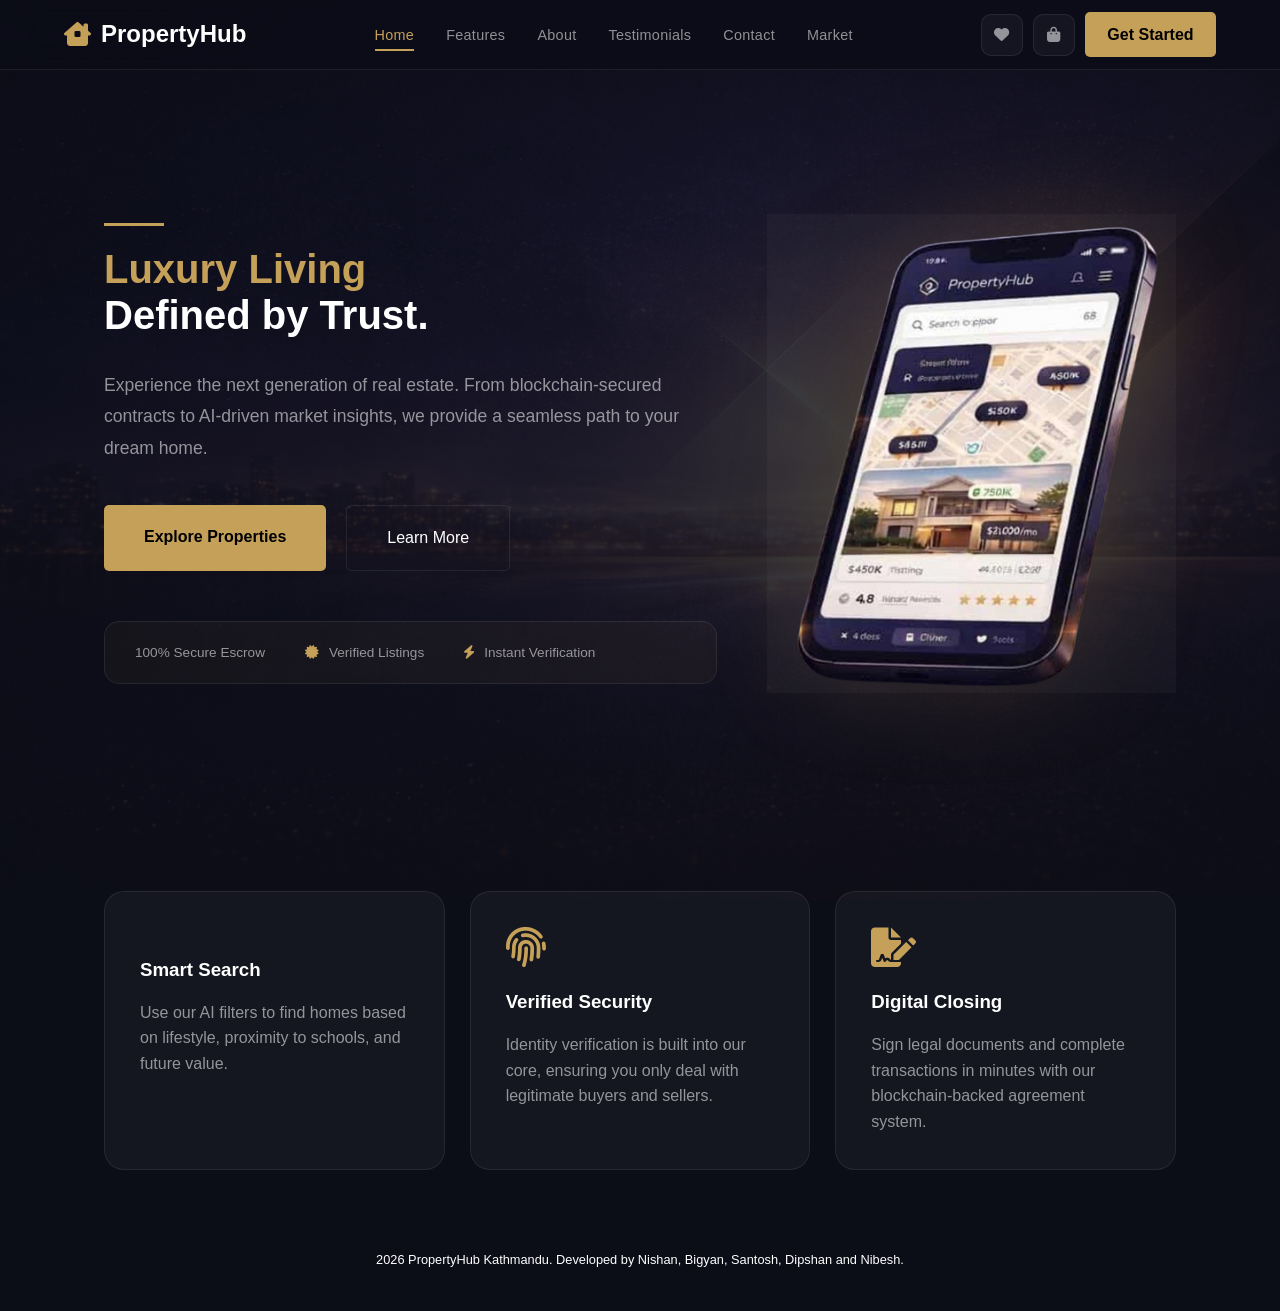
<file: index.html>
<!DOCTYPE html>
<html lang="en">
<head>
    <meta charset="UTF-8">
    <meta name="viewport" content="width=device-width, initial-scale=1.0">
    <title>PropertyHub | Premium Real Estate</title>
    <link rel="stylesheet" href="style.css">
    <link rel="stylesheet" href="https://cdnjs.cloudflare.com/ajax/libs/font-awesome/6.0.0/css/all.min.css">
    <style>
        /* ── CSS VARIABLES (fallback if style.css not loaded) ── */
        :root {
            --nav-height: 70px;
            --primary-gold: #c5a059;
            --glass-bg: rgba(255,255,255,0.04);
            --glass-border: rgba(255,255,255,0.08);
            --text-dim: rgba(255,255,255,0.55);
            --transition: all 0.3s ease;
        }

        /* ── RESET ── */
        *, *::before, *::after { box-sizing: border-box; margin: 0; padding: 0; }

        /* ── IMPROVED NAVBAR ── */
        nav {
            display: flex;
            justify-content: space-between;
            align-items: center;
            padding: 0 5%;
            height: var(--nav-height);
            background: rgba(11, 13, 23, 0.92);
            backdrop-filter: blur(20px);
            -webkit-backdrop-filter: blur(20px);
            position: fixed;
            width: 100%;
            top: 0;
            z-index: 1000;
            border-bottom: 1px solid var(--glass-border);
            transition: all 0.3s ease;
        }
        nav.scrolled {
            background: rgba(11, 13, 23, 0.98);
            box-shadow: 0 4px 30px rgba(0,0,0,0.4);
        }
        .nav-links {
            display: flex;
            gap: 2rem;
            list-style: none;
            align-items: center;
        }
        .nav-links a {
            text-decoration: none;
            color: var(--text-dim);
            font-size: 0.9rem;
            letter-spacing: 0.3px;
            transition: 0.3s;
            padding: 6px 0;
            position: relative;
        }
        .nav-links a::after {
            content: '';
            position: absolute;
            bottom: -2px; left: 0;
            width: 0; height: 2px;
            background: var(--primary-gold);
            transition: width 0.3s ease;
        }
        .nav-links a:hover::after,
        .nav-links a.active::after { width: 100%; }
        .nav-links a:hover, .nav-links a.active { color: var(--primary-gold); }

        /* ── NAV ACTIONS ── */
        .nav-actions { display: flex; gap: 10px; align-items: center; }
        .nav-icon-btn {
            position: relative;
            background: var(--glass-bg);
            border: 1px solid var(--glass-border);
            color: var(--text-dim);
            width: 42px; height: 42px;
            border-radius: 10px;
            display: flex; align-items: center; justify-content: center;
            cursor: pointer;
            transition: 0.3s;
            font-size: 0.95rem;
            flex-shrink: 0;
        }
        .nav-icon-btn:hover {
            border-color: var(--primary-gold);
            color: var(--primary-gold);
            background: rgba(197,160,89,0.08);
        }
        .nav-badge {
            position: absolute;
            top: -6px; right: -6px;
            background: var(--primary-gold);
            color: #000;
            font-size: 0.6rem;
            font-weight: bold;
            width: 18px; height: 18px;
            border-radius: 50%;
            display: flex; align-items: center; justify-content: center;
            opacity: 0;
            transform: scale(0);
            transition: 0.2s ease;
        }
        .nav-badge.visible { opacity: 1; transform: scale(1); }

        /* ── HAMBURGER ── */
        .hamburger {
            display: none;
            flex-direction: column;
            gap: 5px;
            cursor: pointer;
            padding: 5px;
            z-index: 1001;
        }
        .hamburger span {
            display: block;
            width: 24px; height: 2px;
            background: var(--text-dim);
            border-radius: 2px;
            transition: 0.3s ease;
        }
        .hamburger.open span:nth-child(1) { transform: translateY(7px) rotate(45deg); background: var(--primary-gold); }
        .hamburger.open span:nth-child(2) { opacity: 0; }
        .hamburger.open span:nth-child(3) { transform: translateY(-7px) rotate(-45deg); background: var(--primary-gold); }

        /* ── SLIDE-OUT PANELS ── */
        .side-panel-overlay {
            position: fixed; inset: 0;
            background: rgba(0,0,0,0.6);
            z-index: 2000;
            opacity: 0; pointer-events: none;
            transition: opacity 0.3s;
        }
        .side-panel-overlay.open { opacity: 1; pointer-events: all; }
        .side-panel {
            position: fixed;
            top: 0; right: -420px;
            width: min(400px, 100vw);
            height: 100vh;
            background: #10121e;
            border-left: 1px solid var(--glass-border);
            z-index: 2001;
            transition: right 0.35s cubic-bezier(0.4,0,0.2,1);
            display: flex; flex-direction: column;
            overflow: hidden;
        }
        .side-panel.open { right: 0; }
        .side-panel-header {
            padding: 25px 28px;
            border-bottom: 1px solid var(--glass-border);
            display: flex; justify-content: space-between; align-items: center;
            background: rgba(197,160,89,0.04);
        }
        .side-panel-header h3 { color: var(--primary-gold); font-size: 1.1rem; letter-spacing: 0.5px; }
        .close-panel {
            background: none; border: none; color: var(--text-dim);
            font-size: 1.2rem; cursor: pointer; transition: 0.2s; padding: 5px;
        }
        .close-panel:hover { color: #fff; }
        .side-panel-body { flex: 1; overflow-y: auto; padding: 20px 28px; }
        .side-panel-body::-webkit-scrollbar { width: 4px; }
        .side-panel-body::-webkit-scrollbar-track { background: transparent; }
        .side-panel-body::-webkit-scrollbar-thumb { background: var(--glass-border); border-radius: 10px; }
        .panel-empty {
            text-align: center; padding: 60px 20px;
            color: var(--text-dim); font-size: 0.9rem;
        }
        .panel-empty i { font-size: 3rem; color: rgba(197,160,89,0.2); display: block; margin-bottom: 15px; }
        .panel-item {
            display: flex; align-items: center; gap: 14px;
            background: var(--glass-bg); border: 1px solid var(--glass-border);
            border-radius: 14px; padding: 14px; margin-bottom: 12px;
            transition: 0.2s;
        }
        .panel-item:hover { border-color: var(--primary-gold); }
        .panel-item-img {
            width: 60px; height: 60px; border-radius: 10px;
            background: url('rental.png') center/cover; flex-shrink: 0;
        }
        .panel-item-info { flex: 1; min-width: 0; }
        .panel-item-info h4 { font-size: 0.88rem; color: #fff; margin-bottom: 4px; white-space: nowrap; overflow: hidden; text-overflow: ellipsis; }
        .panel-item-info span { font-size: 0.8rem; color: var(--primary-gold); font-weight: bold; }
        .panel-item-remove {
            background: none; border: none; color: var(--text-dim);
            cursor: pointer; font-size: 0.85rem; transition: 0.2s; padding: 5px;
        }
        .panel-item-remove:hover { color: #ff6b6b; }
        .side-panel-footer { padding: 20px 28px; border-top: 1px solid var(--glass-border); }
        .panel-total {
            display: flex; justify-content: space-between;
            margin-bottom: 15px; font-size: 0.9rem; color: var(--text-dim);
        }
        .panel-total strong { color: var(--primary-gold); font-size: 1rem; }

        /* ── HERO SECTION ── */
        .hero-section {
            display: flex;
            align-items: center;
            min-height: 85vh;
            gap: 50px;
            padding-bottom: 60px;
            padding-top: calc(var(--nav-height) + 40px);
        }
        .hero-text { flex: 1.2; }
        .hero-image {
            flex: 0.8;
            text-align: center;
            display: flex;
            align-items: center;
            justify-content: center;
            min-width: 0;
        }
        .hero-image-inner {
            position: relative;
            display: inline-block;
            width: 100%;
            max-width: 100%;
        }
        .hero-image img {
            width: 100%;
            max-width: 100%;
            height: auto;
            filter: drop-shadow(0 0 50px rgba(197, 160, 89, 0.15));
            position: relative;
            z-index: 2;
        }
        .gold-bar {
            width: 60px;
            height: 3px;
            background: var(--primary-gold);
            margin-bottom: 20px;
        }
        .hero-headline {
            margin-bottom: 2rem;
            line-height: 1.15;
        }
        .hero-desc {
            color: var(--text-dim);
            margin-bottom: 2.5rem;
            font-size: 1.1rem;
            line-height: 1.8;
        }
        .hero-cta {
            display: flex;
            gap: 20px;
            flex-wrap: wrap;
        }
        .trust-badges {
            display: flex;
            gap: 40px;
            margin-top: 50px;
            padding: 20px;
            background: rgba(197, 160, 89, 0.05);
            border-radius: 15px;
            border: 1px solid var(--glass-border);
            flex-wrap: wrap;
        }
        .badge {
            display: flex;
            align-items: center;
            gap: 10px;
            font-size: 0.85rem;
            color: var(--text-dim);
        }
        .badge i { color: var(--primary-gold); }

        /* ── SERVICES ── */
        .services-grid {
            display: grid;
            grid-template-columns: repeat(auto-fit, minmax(280px, 1fr));
            gap: 25px;
            margin-top: 80px;
        }
        .service-card {
            background: var(--glass-bg);
            border: 1px solid var(--glass-border);
            padding: 35px;
            border-radius: 20px;
            transition: var(--transition);
        }
        .service-card:hover {
            border-color: var(--primary-gold);
            transform: translateY(-10px);
        }
        .service-card i {
            font-size: 2.5rem;
            color: var(--primary-gold);
            margin-bottom: 20px;
        }

        /* ── RESPONSIVE: TABLET (≤ 900px) ── */
        @media (max-width: 900px) {
            .hero-section {
                flex-direction: column;
                min-height: auto;
                gap: 40px;
                padding-top: calc(var(--nav-height) + 30px);
                padding-bottom: 40px;
                text-align: center;
            }
            .hero-text { flex: none; width: 100%; }
            .hero-image { flex: none; width: 100%; max-width: 480px; margin: 0 auto; }
            .gold-bar { margin-left: auto; margin-right: auto; }
            .hero-cta { justify-content: center; }
            .trust-badges { justify-content: center; gap: 20px; }

            .nav-links {
                position: fixed;
                top: var(--nav-height);
                left: 0;
                width: 100%;
                flex-direction: column;
                background: rgba(11, 13, 23, 0.98);
                backdrop-filter: blur(20px);
                padding: 20px 0 30px;
                gap: 0;
                border-bottom: 1px solid var(--glass-border);
                transform: translateY(-110%);
                opacity: 0;
                pointer-events: none;
                transition: transform 0.35s cubic-bezier(0.4,0,0.2,1), opacity 0.3s ease;
            }
            .nav-links.mobile-active {
                transform: translateY(0);
                opacity: 1;
                pointer-events: all;
            }
            .nav-links li { width: 100%; }
            .nav-links a {
                display: block;
                padding: 14px 5%;
                font-size: 1rem;
                border-bottom: 1px solid var(--glass-border);
            }
            .nav-links a::after { display: none; }
            .nav-links li:last-child a { border-bottom: none; }

            .hamburger { display: flex; }
            .btn-gold-nav-label { display: none; }
        }

        /* ── RESPONSIVE: MOBILE (≤ 600px) ── */
        @media (max-width: 600px) {
            nav { padding: 0 4%; }
            .nav-actions .btn-gold { display: none; }

            .hero-section {
                padding-top: calc(var(--nav-height) + 20px);
                gap: 30px;
            }
            .hero-desc { font-size: 1rem; }
            .hero-cta { flex-direction: column; gap: 12px; }
            .hero-cta a { width: 100%; text-align: center; }

            .trust-badges {
                flex-direction: column;
                align-items: flex-start;
                gap: 14px;
            }
            .badge { font-size: 0.82rem; }

            .services-grid {
                grid-template-columns: 1fr;
                margin-top: 50px;
            }
            .service-card { padding: 25px; }

            .side-panel { width: 100vw; }
        }

        /* ── RESPONSIVE: SMALL MOBILE (≤ 380px) ── */
        @media (max-width: 380px) {
            .hero-image { max-width: 100%; }
            .nav-icon-btn { width: 36px; height: 36px; font-size: 0.85rem; }
        }
    </style>
</head>
<body>
    <div class="page-wrapper">
        <nav id="mainNav">
            <a href="index.html" class="logo">
                <i class="fas fa-house-chimney-window" style="color: var(--primary-gold);"></i> PropertyHub
            </a>
            <ul class="nav-links" id="navLinks">
                <li><a href="index.html" class="active">Home</a></li>
                <li><a href="feature.html">Features</a></li>
                <li><a href="about.html">About</a></li>
                <li><a href="testimonial.html">Testimonials</a></li>
                <li><a href="contact.html">Contact</a></li>
                <li><a href="listing.html">Market</a></li>
            </ul>
            <div class="nav-actions">
                <button class="nav-icon-btn" onclick="openFavPanel()" title="Saved Favourites">
                    <i class="fas fa-heart"></i>
                    <span class="nav-badge" id="fav-badge">0</span>
                </button>
                <button class="nav-icon-btn" onclick="openCartPanel()" title="Cart">
                    <i class="fas fa-shopping-bag"></i>
                    <span class="nav-badge" id="cart-badge">0</span>
                </button>
                <a href="propertyhub.html" class="btn-gold" style="text-decoration:none; padding: 0.6rem 1.4rem;">Get Started</a>
            </div>
            <div class="hamburger" id="hamburger" aria-label="Toggle menu" role="button" tabindex="0">
                <span></span>
                <span></span>
                <span></span>
            </div>
        </nav>

        <!-- ── OVERLAY ── -->
        <div class="side-panel-overlay" id="overlay" onclick="closePanels()"></div>

        <!-- ── FAVOURITES PANEL ── -->
        <div class="side-panel" id="fav-panel">
            <div class="side-panel-header">
                <h3><i class="fas fa-heart"></i> &nbsp;Saved Favourites</h3>
                <button class="close-panel" onclick="closePanels()"><i class="fas fa-xmark"></i></button>
            </div>
            <div class="side-panel-body" id="fav-body">
                <div class="panel-empty" id="fav-empty">
                    <i class="fas fa-heart-crack"></i>
                    No saved favourites yet.<br>Heart a property to save it here.
                </div>
            </div>
        </div>

        <!-- ── CART PANEL ── -->
        <div class="side-panel" id="cart-panel">
            <div class="side-panel-header">
                <h3><i class="fas fa-shopping-bag"></i> &nbsp;My Cart</h3>
                <button class="close-panel" onclick="closePanels()"><i class="fas fa-xmark"></i></button>
            </div>
            <div class="side-panel-body" id="cart-body">
                <div class="panel-empty" id="cart-empty">
                    <i class="fas fa-bag-shopping"></i>
                    Your cart is empty.<br>Add properties from the Market page.
                </div>
            </div>
            <div class="side-panel-footer" id="cart-footer" style="display:none;">
                <div class="panel-total">
                    <span id="cart-count-label">0 properties</span>
                    <strong>View on Market</strong>
                </div>
                <a href="listing.html" class="btn-gold" style="display:block; text-align:center; text-decoration:none; padding: 14px;">Go to Market</a>
            </div>
        </div>

        <main class="container">
            <!-- Hero Section -->
            <section class="hero-section animate">
                <div class="hero-text">
                    <div class="gold-bar"></div>
                    <h1 class="hero-headline">Luxury Living <br><span style="color: #fff;">Defined by Trust.</span></h1>
                    <p class="hero-desc">
                        Experience the next generation of real estate. From blockchain-secured contracts to AI-driven market insights, we provide a seamless path to your dream home.
                    </p>
                    <div class="hero-cta">
                        <a class="btn-gold lion" style="padding: 1.2rem 2.5rem;" href="feature.html">Explore Properties</a>
                        <a class="btn-outline" style="padding: 1.2rem 2.5rem;" href="about.html">Learn More</a>
                    </div>
                    <div class="trust-badges">
                        <div class="badge"><i class="fas fa-shield-halved"></i> 100% Secure Escrow</div>
                        <div class="badge"><i class="fas fa-certificate"></i> Verified Listings</div>
                        <div class="badge"><i class="fas fa-bolt"></i> Instant Verification</div>
                    </div>
                </div>

                <div class="hero-image">
                    <div class="hero-image-inner">
                        <img src="mogged.png" alt="Modern Property Hub Preview" loading="lazy">
                    </div>
                </div>
            </section>

            <!-- Services Section -->
            <section class="services-grid animate" style="animation-delay: 0.3s;">
                <div class="service-card">
                    <i class="fas fa-magnifying-glass-chart"></i>
                    <h3>Smart Search</h3>
                    <p style="color: var(--text-dim); margin-top: 15px;">Use our AI filters to find homes based on lifestyle, proximity to schools, and future value.</p>
                </div>
                <div class="service-card">
                    <i class="fas fa-fingerprint"></i>
                    <h3>Verified Security</h3>
                    <p style="color: var(--text-dim); margin-top: 15px;">Identity verification is built into our core, ensuring you only deal with legitimate buyers and sellers.</p>
                </div>
                <div class="service-card">
                    <i class="fas fa-file-signature"></i>
                    <h3>Digital Closing</h3>
                    <p style="color: var(--text-dim); margin-top: 15px;">Sign legal documents and complete transactions in minutes with our blockchain-backed agreement system.</p>
                </div>
            </section>
        </main>

        <footer class="op">
            <p>2026 <span>PropertyHub</span> Kathmandu. Developed by Nishan, Bigyan, Santosh, Dipshan and Nibesh.</p>
        </footer>
    </div>

    <script>
        // ── NAV SCROLL EFFECT ──
        window.addEventListener('scroll', () => {
            document.getElementById('mainNav').classList.toggle('scrolled', window.scrollY > 20);
        });

        // ── HAMBURGER MENU TOGGLE ──
        const hamburger = document.getElementById('hamburger');
        const navLinks = document.getElementById('navLinks');

        function toggleMenu() {
            hamburger.classList.toggle('open');
            navLinks.classList.toggle('mobile-active');
        }

        hamburger.addEventListener('click', toggleMenu);
        hamburger.addEventListener('keydown', (e) => {
            if (e.key === 'Enter' || e.key === ' ') { e.preventDefault(); toggleMenu(); }
        });

        // Close mobile menu when a link is clicked
        document.querySelectorAll('.nav-links a').forEach(link => {
            link.addEventListener('click', () => {
                hamburger.classList.remove('open');
                navLinks.classList.remove('mobile-active');
            });
        });

        // Close menu on outside click
        document.addEventListener('click', (e) => {
            if (!hamburger.contains(e.target) && !navLinks.contains(e.target)) {
                hamburger.classList.remove('open');
                navLinks.classList.remove('mobile-active');
            }
        });

        // ── PANEL STATE ──
        let cart = [];
        let favs = [];

        function updateBadge(id, count) {
            const badge = document.getElementById(id);
            badge.textContent = count;
            badge.classList.toggle('visible', count > 0);
        }

        function openFavPanel() {
            document.getElementById('fav-panel').classList.add('open');
            document.getElementById('overlay').classList.add('open');
        }

        function openCartPanel() {
            document.getElementById('cart-panel').classList.add('open');
            document.getElementById('overlay').classList.add('open');
        }

        function closePanels() {
            document.querySelectorAll('.side-panel').forEach(p => p.classList.remove('open'));
            document.getElementById('overlay').classList.remove('open');
        }

        // Close panels with Escape key
        document.addEventListener('keydown', (e) => {
            if (e.key === 'Escape') closePanels();
        });
    </script>
</body>
</html>
</file>
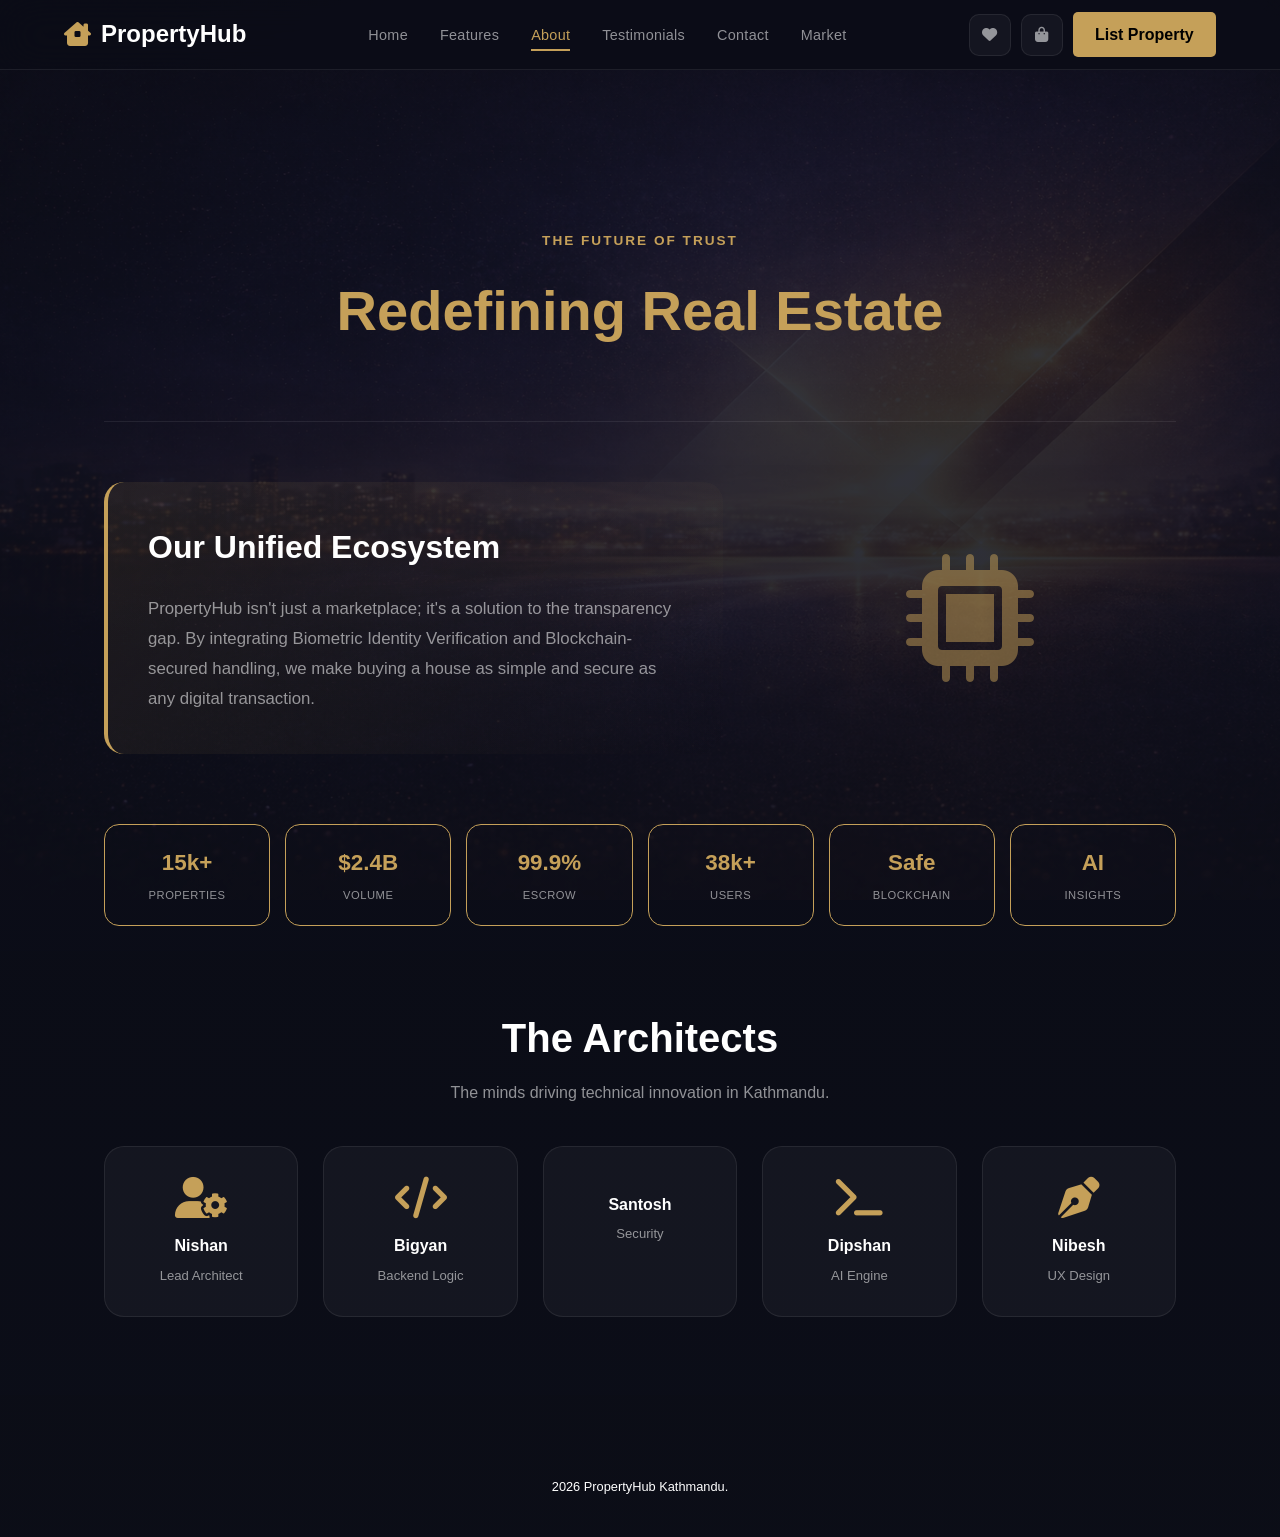
<file: about.html>
<!DOCTYPE html>
<html lang="en">
<head>
    <meta charset="UTF-8">
    <meta name="viewport" content="width=device-width, initial-scale=1.0">
    <title>About Our Vision | PropertyHub</title>
    <link rel="stylesheet" href="style.css">
    <link rel="stylesheet" href="https://cdnjs.cloudflare.com/ajax/libs/font-awesome/6.0.0/css/all.min.css">
    <style>
        /* ── CSS VARIABLE FALLBACKS ── */
        :root {
            --nav-height: 70px;
            --primary-gold: #c5a059;
            --glass-bg: rgba(255,255,255,0.04);
            --glass-border: rgba(255,255,255,0.08);
            --text-dim: rgba(255,255,255,0.55);
            --transition: all 0.3s ease;
        }

        *, *::before, *::after { box-sizing: border-box; margin: 0; padding: 0; }
        html { scroll-behavior: smooth; }

        /* ── NAVBAR ── */
        nav {
            display: flex;
            justify-content: space-between;
            align-items: center;
            padding: 0 5%;
            height: var(--nav-height);
            background: rgba(11, 13, 23, 0.92);
            backdrop-filter: blur(20px);
            -webkit-backdrop-filter: blur(20px);
            position: fixed;
            width: 100%;
            top: 0;
            z-index: 1000;
            border-bottom: 1px solid var(--glass-border);
            transition: all 0.3s ease;
        }
        nav.scrolled {
            background: rgba(11, 13, 23, 0.98);
            box-shadow: 0 4px 30px rgba(0,0,0,0.4);
        }
        .nav-links { display: flex; gap: 2rem; list-style: none; align-items: center; }
        .nav-links a {
            text-decoration: none;
            color: var(--text-dim);
            font-size: 0.9rem;
            letter-spacing: 0.3px;
            transition: 0.3s;
            padding: 6px 0;
            position: relative;
        }
        .nav-links a::after {
            content: '';
            position: absolute;
            bottom: -2px; left: 0;
            width: 0; height: 2px;
            background: var(--primary-gold);
            transition: width 0.3s ease;
        }
        .nav-links a:hover::after,
        .nav-links a.active::after { width: 100%; }
        .nav-links a:hover, .nav-links a.active { color: var(--primary-gold); }

        /* ── NAV ACTIONS ── */
        .nav-actions { display: flex; gap: 10px; align-items: center; }
        .nav-icon-btn {
            position: relative;
            background: var(--glass-bg);
            border: 1px solid var(--glass-border);
            color: var(--text-dim);
            width: 42px; height: 42px;
            border-radius: 10px;
            display: flex; align-items: center; justify-content: center;
            cursor: pointer;
            transition: 0.3s;
            font-size: 0.95rem;
            flex-shrink: 0;
        }
        .nav-icon-btn:hover {
            border-color: var(--primary-gold);
            color: var(--primary-gold);
            background: rgba(197,160,89,0.08);
        }
        .nav-badge {
            position: absolute;
            top: -6px; right: -6px;
            background: var(--primary-gold);
            color: #000;
            font-size: 0.6rem;
            font-weight: bold;
            width: 18px; height: 18px;
            border-radius: 50%;
            display: flex; align-items: center; justify-content: center;
            opacity: 0;
            transform: scale(0);
            transition: 0.2s ease;
        }
        .nav-badge.visible { opacity: 1; transform: scale(1); }

        /* ── HAMBURGER ── */
        .hamburger {
            display: none;
            flex-direction: column;
            gap: 5px;
            cursor: pointer;
            padding: 5px;
            z-index: 1001;
        }
        .hamburger span {
            display: block;
            width: 24px; height: 2px;
            background: var(--text-dim);
            border-radius: 2px;
            transition: 0.3s ease;
        }
        .hamburger.open span:nth-child(1) { transform: translateY(7px) rotate(45deg); background: var(--primary-gold); }
        .hamburger.open span:nth-child(2) { opacity: 0; }
        .hamburger.open span:nth-child(3) { transform: translateY(-7px) rotate(-45deg); background: var(--primary-gold); }

        /* ── TOAST ── */
        .toast {
            position: fixed; bottom: 30px; left: 50%;
            transform: translateX(-50%) translateY(20px);
            background: var(--glass-bg); border: 1px solid var(--glass-border);
            padding: 15px 25px; border-radius: 10px; color: #fff;
            z-index: 3000; opacity: 0; transition: 0.3s;
            white-space: nowrap;
            max-width: calc(100vw - 40px);
        }
        .toast i { color: var(--primary-gold); }
        .toast.show { opacity: 1; transform: translateX(-50%) translateY(0); }

        /* ── SIDE PANEL OVERLAY ── */
        .side-panel-overlay {
            position: fixed; inset: 0;
            background: rgba(0,0,0,0.6);
            z-index: 2000;
            opacity: 0; pointer-events: none;
            transition: opacity 0.3s ease;
        }
        .side-panel-overlay.open { opacity: 1; pointer-events: all; }

        /* ── SIDE PANEL ── */
        .side-panel {
            position: fixed; right: -420px; top: 0;
            height: 100vh;
            width: min(400px, 100vw);
            background: #10121e;
            border-left: 1px solid var(--glass-border);
            z-index: 2001;
            transition: right 0.35s cubic-bezier(0.4,0,0.2,1);
            display: flex; flex-direction: column;
        }
        .side-panel.open { right: 0; }
        .side-panel-header {
            padding: 25px 28px; border-bottom: 1px solid var(--glass-border);
            display: flex; justify-content: space-between; align-items: center;
            background: rgba(197,160,89,0.04);
        }
        .side-panel-header h3 { color: var(--primary-gold); font-size: 1.1rem; letter-spacing: 0.5px; }
        .close-panel {
            background: none; border: none; color: var(--text-dim);
            font-size: 1.3rem; cursor: pointer; transition: 0.2s; padding: 5px;
        }
        .close-panel:hover { color: #fff; }
        .side-panel-body { flex: 1; overflow-y: auto; padding: 20px 28px; }
        .side-panel-body::-webkit-scrollbar { width: 4px; }
        .side-panel-body::-webkit-scrollbar-track { background: transparent; }
        .side-panel-body::-webkit-scrollbar-thumb { background: var(--glass-border); border-radius: 10px; }
        .panel-empty { text-align: center; padding: 40px 20px; color: var(--text-dim); }
        .panel-empty i { font-size: 3rem; color: rgba(197,160,89,0.2); display: block; margin-bottom: 15px; }
        .panel-item {
            display: flex; gap: 12px; align-items: center;
            padding: 12px; margin-bottom: 10px;
            border: 1px solid var(--glass-border);
            border-radius: 12px; transition: 0.2s;
        }
        .panel-item:hover { border-color: var(--primary-gold); }
        .panel-item-img { width: 50px; height: 50px; background: var(--glass-bg); border-radius: 8px; flex-shrink: 0; }
        .panel-item-info { flex: 1; min-width: 0; }
        .panel-item-info h4 { font-size: 0.88rem; color: #fff; margin-bottom: 4px; white-space: nowrap; overflow: hidden; text-overflow: ellipsis; }
        .panel-item-info span { font-size: 0.8rem; color: var(--primary-gold); font-weight: bold; }
        .panel-item-remove {
            background: none; border: none; color: var(--text-dim);
            cursor: pointer; transition: 0.2s; font-size: 0.9rem; padding: 5px;
        }
        .panel-item-remove:hover { color: #ff6b6b; }
        .side-panel-footer { padding: 20px 28px; border-top: 1px solid var(--glass-border); }
        .panel-total { display: flex; justify-content: space-between; margin-bottom: 15px; }
        .panel-total strong { color: var(--primary-gold); font-size: 1rem; }

        /* ── HERO BANNER ── */
        .hero-banner {
            text-align: center;
            padding: calc(var(--nav-height) + 50px) 0 50px;
            border-bottom: 1px solid var(--glass-border);
            margin-bottom: 60px;
        }
        .hero-banner h4 {
            color: var(--primary-gold);
            letter-spacing: 2px;
            text-transform: uppercase;
            font-size: 0.85rem;
            margin-bottom: 14px;
        }
        .hero-banner h1 { font-size: clamp(2rem, 5vw, 3.5rem); }

        /* ── MISSION GRID ── */
        .mission-grid {
            display: grid;
            grid-template-columns: 1.2fr 0.8fr;
            gap: 40px;
            align-items: center;
            margin-bottom: 70px;
        }
        .vision-card {
            background: linear-gradient(135deg, rgba(197, 160, 89, 0.1), transparent);
            padding: 40px;
            border-radius: 20px;
            border-left: 4px solid var(--primary-gold);
        }
        .vision-card h2 { color: #fff; margin-bottom: 20px; font-size: clamp(1.4rem, 2.5vw, 2rem); }
        .vision-card p { color: var(--text-dim); line-height: 1.8; font-size: 1.05rem; }
        .mission-icon {
            text-align: center;
        }
        .mission-icon i {
            font-size: clamp(4rem, 10vw, 8rem);
            color: var(--primary-gold);
            opacity: 0.5;
        }

        /* ── STATS GRID ── */
        .stats-grid {
            display: grid;
            grid-template-columns: repeat(6, 1fr);
            gap: 15px;
            margin-bottom: 80px;
        }
        .stat-card {
            text-align: center;
            border: 1px solid var(--primary-gold);
            padding: 20px 10px;
            border-radius: 15px;
            transition: var(--transition);
        }
        .stat-card:hover {
            background: rgba(197,160,89,0.06);
            transform: translateY(-3px);
        }
        .stat-card h2 { color: var(--primary-gold); font-size: 1.4rem; margin-bottom: 6px; }
        .stat-card p { font-size: 0.7rem; color: var(--text-dim); letter-spacing: 0.5px; }

        /* ── TEAM SECTION ── */
        .team-section {
            margin-top: 70px;
            margin-bottom: 80px;
            text-align: center;
        }
        .team-section h2 { font-size: clamp(1.8rem, 3.5vw, 2.5rem); margin-bottom: 10px; }
        .team-section > p { color: var(--text-dim); margin-bottom: 0; }
        .team-grid {
            display: grid;
            grid-template-columns: repeat(auto-fit, minmax(160px, 1fr));
            gap: 25px;
            margin-top: 40px;
        }
        .member-card {
            background: var(--glass-bg);
            border: 1px solid var(--glass-border);
            padding: 30px 20px;
            border-radius: 20px;
            transition: var(--transition);
        }
        .member-card:hover {
            border-color: var(--primary-gold);
            transform: translateY(-5px);
        }
        .member-card i { font-size: 2.6rem; color: var(--primary-gold); margin-bottom: 15px; display: block; }
        .member-card h4 { color: #fff; margin-bottom: 6px; }
        .member-card p { font-size: 0.82rem; color: var(--text-dim); }

        /* ── RESPONSIVE: TABLET (≤ 900px) ── */
        @media (max-width: 900px) {
            /* Mobile nav */
            .nav-links {
                position: fixed;
                top: var(--nav-height);
                left: 0;
                width: 100%;
                flex-direction: column;
                background: rgba(11, 13, 23, 0.98);
                backdrop-filter: blur(20px);
                padding: 20px 0 30px;
                gap: 0;
                border-bottom: 1px solid var(--glass-border);
                transform: translateY(-110%);
                opacity: 0;
                pointer-events: none;
                transition: transform 0.35s cubic-bezier(0.4,0,0.2,1), opacity 0.3s ease;
            }
            .nav-links.mobile-active {
                transform: translateY(0);
                opacity: 1;
                pointer-events: all;
            }
            .nav-links li { width: 100%; }
            .nav-links a {
                display: block;
                padding: 14px 5%;
                font-size: 1rem;
                border-bottom: 1px solid var(--glass-border);
            }
            .nav-links a::after { display: none; }
            .nav-links li:last-child a { border-bottom: none; }
            .hamburger { display: flex; }

            /* Mission: stack vertically */
            .mission-grid {
                grid-template-columns: 1fr;
                gap: 30px;
                margin-bottom: 50px;
            }
            .mission-icon { order: -1; }
            .mission-icon i { font-size: 5rem; }

            /* Stats: 3 columns */
            .stats-grid {
                grid-template-columns: repeat(3, 1fr);
                margin-bottom: 50px;
            }

            .team-section { margin-top: 50px; }
        }

        /* ── RESPONSIVE: MOBILE (≤ 600px) ── */
        @media (max-width: 600px) {
            nav { padding: 0 4%; }
            .nav-actions .btn-gold { display: none; }

            .hero-banner {
                padding: calc(var(--nav-height) + 30px) 0 35px;
                margin-bottom: 40px;
            }

            .vision-card { padding: 25px 20px; }

            /* Stats: 2 columns */
            .stats-grid {
                grid-template-columns: repeat(2, 1fr);
                gap: 12px;
                margin-bottom: 40px;
            }
            .stat-card { padding: 16px 8px; }
            .stat-card h2 { font-size: 1.15rem; }

            .team-grid {
                grid-template-columns: repeat(2, 1fr);
                gap: 15px;
            }
            .member-card { padding: 22px 15px; }
            .member-card i { font-size: 2rem; }

            .team-section { margin-top: 40px; margin-bottom: 50px; }
            .side-panel { width: 100vw; }
        }

        /* ── RESPONSIVE: SMALL MOBILE (≤ 380px) ── */
        @media (max-width: 380px) {
            .nav-icon-btn { width: 36px; height: 36px; font-size: 0.85rem; }
            .stats-grid { grid-template-columns: repeat(2, 1fr); gap: 10px; }
            .team-grid { grid-template-columns: 1fr 1fr; }
        }
    </style>
</head>
<body>
    <!-- TOAST NOTIFICATION -->
    <div class="toast" id="toast"><i class="fas fa-check-circle"></i> <span id="toast-msg">Added!</span></div>

    <!-- SIDE PANEL: FAVOURITES -->
    <div class="side-panel-overlay" id="fav-overlay" onclick="closeFavPanel()"></div>
    <div class="side-panel" id="fav-panel">
        <div class="side-panel-header">
            <h3><i class="fas fa-heart" style="margin-right:8px;"></i> Saved Favourites</h3>
            <button class="close-panel" onclick="closeFavPanel()"><i class="fas fa-times"></i></button>
        </div>
        <div class="side-panel-body" id="fav-body">
            <div class="panel-empty" id="fav-empty">
                <i class="fas fa-heart-crack"></i>
                <p>No favourites yet.</p>
                <small>Tap the ♡ on any listing to save it here.</small>
            </div>
        </div>
    </div>

    <!-- SIDE PANEL: CART -->
    <div class="side-panel-overlay" id="cart-overlay" onclick="closeCartPanel()"></div>
    <div class="side-panel" id="cart-panel">
        <div class="side-panel-header">
            <h3><i class="fas fa-shopping-bag" style="margin-right:8px;"></i> Your Cart</h3>
            <button class="close-panel" onclick="closeCartPanel()"><i class="fas fa-times"></i></button>
        </div>
        <div class="side-panel-body" id="cart-body">
            <div class="panel-empty" id="cart-empty">
                <i class="fas fa-bag-shopping"></i>
                <p>Your cart is empty.</p>
                <small>Add a property to schedule a viewing or inquiry.</small>
            </div>
        </div>
        <div class="side-panel-footer" id="cart-footer" style="display:none;">
            <div class="panel-total">
                <span>Properties Selected</span>
                <strong id="cart-count-label">0</strong>
            </div>
            <button class="btn-gold" style="width:100%; padding:16px; font-size:0.9rem;">
                <i class="fas fa-calendar-check"></i> &nbsp;Request Viewing for All
            </button>
        </div>
    </div>

    <div class="page-wrapper">
        <nav id="mainNav">
            <a href="index.html" class="logo">
                <i class="fas fa-house-chimney-window" style="color: var(--primary-gold);"></i> PropertyHub
            </a>
            <ul class="nav-links" id="navLinks">
                <li><a href="index.html">Home</a></li>
                <li><a href="feature.html">Features</a></li>
                <li><a href="about.html" class="active">About</a></li>
                <li><a href="testimonial.html">Testimonials</a></li>
                <li><a href="contact.html">Contact</a></li>
                <li><a href="listing.html">Market</a></li>
            </ul>
            <div class="nav-actions">
                <button class="nav-icon-btn" onclick="openFavPanel()" title="Saved Favourites">
                    <i class="fas fa-heart"></i>
                    <span class="nav-badge" id="fav-badge">0</span>
                </button>
                <button class="nav-icon-btn" onclick="openCartPanel()" title="Cart">
                    <i class="fas fa-shopping-bag"></i>
                    <span class="nav-badge" id="cart-badge">0</span>
                </button>
                <a href="listing.html#sell-section" class="btn-gold" style="text-decoration:none; padding: 0.6rem 1.4rem;">List Property</a>
            </div>
            <div class="hamburger" id="hamburger" aria-label="Toggle menu" role="button" tabindex="0">
                <span></span>
                <span></span>
                <span></span>
            </div>
        </nav>

        <main class="container animate">

            <!-- Hero Banner -->
            <div class="hero-banner">
                <h4>The Future of Trust</h4>
                <h1>Redefining Real Estate</h1>
            </div>

            <!-- Mission Section -->
            <div class="mission-grid">
                <div class="vision-card">
                    <h2>Our Unified Ecosystem</h2>
                    <p>
                        PropertyHub isn't just a marketplace; it's a solution to the transparency gap. By integrating Biometric Identity Verification and Blockchain-secured handling, we make buying a house as simple and secure as any digital transaction.
                    </p>
                </div>
                <div class="mission-icon">
                    <i class="fas fa-microchip"></i>
                </div>
            </div>

            <!-- Stats Row -->
            <div class="stats-grid">
                <div class="stat-card">
                    <h2>15k+</h2>
                    <p>PROPERTIES</p>
                </div>
                <div class="stat-card">
                    <h2>$2.4B</h2>
                    <p>VOLUME</p>
                </div>
                <div class="stat-card">
                    <h2>99.9%</h2>
                    <p>ESCROW</p>
                </div>
                <div class="stat-card">
                    <h2>38k+</h2>
                    <p>USERS</p>
                </div>
                <div class="stat-card">
                    <h2>Safe</h2>
                    <p>BLOCKCHAIN</p>
                </div>
                <div class="stat-card">
                    <h2>AI</h2>
                    <p>INSIGHTS</p>
                </div>
            </div>

            <!-- Team Section -->
            <section class="team-section">
                <h2>The Architects</h2>
                <p>The minds driving technical innovation in Kathmandu.</p>
                <div class="team-grid">
                    <div class="member-card"><i class="fas fa-user-gear"></i><h4>Nishan</h4><p>Lead Architect</p></div>
                    <div class="member-card"><i class="fas fa-code"></i><h4>Bigyan</h4><p>Backend Logic</p></div>
                    <div class="member-card"><i class="fas fa-shield-halved"></i><h4>Santosh</h4><p>Security</p></div>
                    <div class="member-card"><i class="fas fa-terminal"></i><h4>Dipshan</h4><p>AI Engine</p></div>
                    <div class="member-card"><i class="fas fa-pen-nib"></i><h4>Nibesh</h4><p>UX Design</p></div>
                </div>
            </section>

        </main>

        <footer class="op">
            <p>2026 <span>PropertyHub</span> Kathmandu.</p>
        </footer>
    </div>

    <script>
        // ── NAV SCROLL EFFECT ──
        window.addEventListener('scroll', () => {
            document.getElementById('mainNav').classList.toggle('scrolled', window.scrollY > 20);
        });

        // ── HAMBURGER MENU TOGGLE ──
        const hamburger = document.getElementById('hamburger');
        const navLinks  = document.getElementById('navLinks');

        function toggleMenu() {
            hamburger.classList.toggle('open');
            navLinks.classList.toggle('mobile-active');
        }

        hamburger.addEventListener('click', toggleMenu);
        hamburger.addEventListener('keydown', (e) => {
            if (e.key === 'Enter' || e.key === ' ') { e.preventDefault(); toggleMenu(); }
        });

        document.querySelectorAll('.nav-links a').forEach(link => {
            link.addEventListener('click', () => {
                hamburger.classList.remove('open');
                navLinks.classList.remove('mobile-active');
            });
        });

        document.addEventListener('click', (e) => {
            if (!hamburger.contains(e.target) && !navLinks.contains(e.target)) {
                hamburger.classList.remove('open');
                navLinks.classList.remove('mobile-active');
            }
        });

        document.addEventListener('keydown', (e) => {
            if (e.key === 'Escape') { closeFavPanel(); closeCartPanel(); }
        });

        // ── TOAST ──
        function showToast(msg) {
            const t = document.getElementById('toast');
            document.getElementById('toast-msg').textContent = msg;
            t.classList.add('show');
            setTimeout(() => t.classList.remove('show'), 2600);
        }

        // ── PANEL STATE ──
        let cart = [];
        let favs = [];

        function updateBadge(id, count) {
            const badge = document.getElementById(id);
            badge.textContent = count;
            badge.classList.toggle('visible', count > 0);
        }

        function renderCart() {
            const body   = document.getElementById('cart-body');
            const footer = document.getElementById('cart-footer');
            const empty  = document.getElementById('cart-empty');
            body.querySelectorAll('.panel-item').forEach(el => el.remove());
            if (cart.length === 0) {
                empty.style.display = '';
                footer.style.display = 'none';
            } else {
                empty.style.display = 'none';
                footer.style.display = '';
                cart.forEach((item, i) => {
                    const el = document.createElement('div');
                    el.className = 'panel-item';
                    el.innerHTML = `
                        <div class="panel-item-img"></div>
                        <div class="panel-item-info">
                            <h4>${item.name}</h4>
                            <span>${item.price}</span>
                        </div>
                        <button class="panel-item-remove" onclick="removeFromCart(${i})" title="Remove">
                            <i class="fas fa-trash-can"></i>
                        </button>`;
                    body.appendChild(el);
                });
                document.getElementById('cart-count-label').textContent =
                    cart.length + ' propert' + (cart.length === 1 ? 'y' : 'ies');
            }
            updateBadge('cart-badge', cart.length);
        }

        function renderFavs() {
            const body  = document.getElementById('fav-body');
            const empty = document.getElementById('fav-empty');
            body.querySelectorAll('.panel-item').forEach(el => el.remove());
            if (favs.length === 0) {
                empty.style.display = '';
            } else {
                empty.style.display = 'none';
                favs.forEach((item, i) => {
                    const el = document.createElement('div');
                    el.className = 'panel-item';
                    el.innerHTML = `
                        <div class="panel-item-img"></div>
                        <div class="panel-item-info">
                            <h4>${item.name}</h4>
                            <span>${item.price}</span>
                        </div>
                        <button class="panel-item-remove" onclick="removeFromFav(${i})" title="Remove">
                            <i class="fas fa-trash-can"></i>
                        </button>`;
                    body.appendChild(el);
                });
            }
            updateBadge('fav-badge', favs.length);
        }

        function removeFromCart(i) { cart.splice(i, 1); renderCart(); }
        function removeFromFav(i)  { favs.splice(i, 1); renderFavs(); }

        function openCartPanel() {
            document.getElementById('cart-panel').classList.add('open');
            document.getElementById('cart-overlay').classList.add('open');
            document.body.style.overflow = 'hidden';
        }
        function closeCartPanel() {
            document.getElementById('cart-panel').classList.remove('open');
            document.getElementById('cart-overlay').classList.remove('open');
            document.body.style.overflow = '';
        }
        function openFavPanel() {
            document.getElementById('fav-panel').classList.add('open');
            document.getElementById('fav-overlay').classList.add('open');
            document.body.style.overflow = 'hidden';
        }
        function closeFavPanel() {
            document.getElementById('fav-panel').classList.remove('open');
            document.getElementById('fav-overlay').classList.remove('open');
            document.body.style.overflow = '';
        }
    </script>
</body>
</html>
</file>
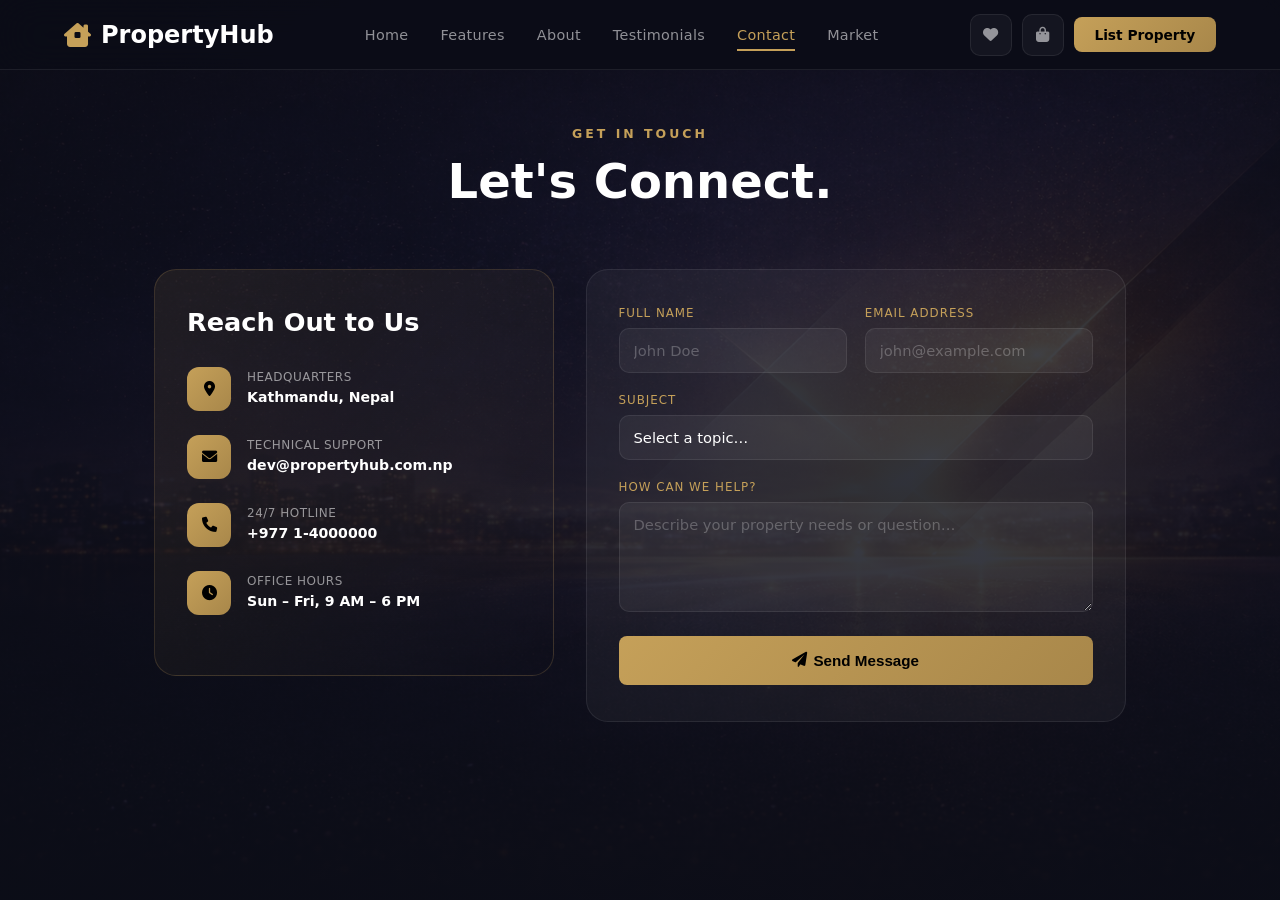
<file: contact.html>
<!DOCTYPE html>
<html lang="en">
<head>
    <meta charset="UTF-8">
    <meta name="viewport" content="width=device-width, initial-scale=1.0">
    <title>Contact Portal | PropertyHub</title>
    <link rel="stylesheet" href="https://cdnjs.cloudflare.com/ajax/libs/font-awesome/6.0.0/css/all.min.css">
    <style>
        /* ── CSS VARIABLES ── */
        :root {
            --nav-height: 70px;
            --primary-gold: #c5a059;
            --glass-bg: rgba(255,255,255,0.04);
            --glass-border: rgba(255,255,255,0.08);
            --text-dim: rgba(255,255,255,0.55);
            --transition: all 0.3s ease;
            --bg: #0b0d17;
        }

        *, *::before, *::after { box-sizing: border-box; margin: 0; padding: 0; }
        html { scroll-behavior: smooth; }

        body {
            background-color: var(--bg);
            color: #fff;
            font-family: 'Segoe UI', system-ui, sans-serif;
            overflow-x: hidden;
            min-height: 100vh;
        }

        /* ── NAVBAR ── */
        nav {
            display: flex;
            justify-content: space-between;
            align-items: center;
            padding: 0 5%;
            height: var(--nav-height);
            background: rgba(11,13,23,0.92);
            backdrop-filter: blur(20px);
            -webkit-backdrop-filter: blur(20px);
            position: fixed;
            width: 100%;
            top: 0;
            z-index: 1000;
            border-bottom: 1px solid var(--glass-border);
            transition: var(--transition);
        }
        nav.scrolled {
            background: rgba(11,13,23,0.98);
            box-shadow: 0 4px 30px rgba(0,0,0,0.4);
        }

        /* ── LOGO — matches style.css exactly ── */
        .logo {
            text-decoration: none;
            color: #fff;
            font-size: 1.5rem;
            font-weight: bold;
            display: flex;
            align-items: center;
            gap: 10px;
            flex-shrink: 0;
            z-index: 1001;
        }

        /* Desktop nav links */
        .nav-links { display: flex; gap: 2rem; list-style: none; align-items: center; }
        .nav-links a {
            text-decoration: none;
            color: var(--text-dim);
            font-size: 0.9rem;
            letter-spacing: 0.3px;
            transition: 0.3s;
            padding: 6px 0;
            position: relative;
        }
        .nav-links a::after {
            content: '';
            position: absolute;
            bottom: -2px; left: 0;
            width: 0; height: 2px;
            background: var(--primary-gold);
            transition: width 0.3s ease;
        }
        .nav-links a:hover::after,
        .nav-links a.active::after { width: 100%; }
        .nav-links a:hover,
        .nav-links a.active { color: var(--primary-gold); }

        /* Nav Actions */
        .nav-actions { display: flex; gap: 10px; align-items: center; }

        .nav-icon-btn {
            position: relative;
            background: var(--glass-bg);
            border: 1px solid var(--glass-border);
            color: var(--text-dim);
            width: 42px; height: 42px;
            border-radius: 10px;
            display: flex; align-items: center; justify-content: center;
            cursor: pointer;
            transition: 0.3s;
            font-size: 0.95rem;
            flex-shrink: 0;
        }
        .nav-icon-btn:hover {
            border-color: var(--primary-gold);
            color: var(--primary-gold);
            background: rgba(197,160,89,0.08);
        }
        .nav-badge {
            position: absolute;
            top: -6px; right: -6px;
            background: var(--primary-gold);
            color: #000;
            font-size: 0.6rem;
            font-weight: bold;
            width: 18px; height: 18px;
            border-radius: 50%;
            display: flex; align-items: center; justify-content: center;
            opacity: 0;
            transform: scale(0);
            transition: 0.2s ease;
        }
        .nav-badge.visible { opacity: 1; transform: scale(1); }

        .btn-gold {
            background: linear-gradient(135deg, var(--primary-gold), #a8874a);
            color: #000;
            border: none;
            border-radius: 8px;
            font-weight: 700;
            cursor: pointer;
            transition: var(--transition);
            display: inline-flex;
            align-items: center;
            justify-content: center;
            gap: 6px;
        }
        .btn-gold:hover { filter: brightness(1.12); transform: translateY(-1px); }

        /* ── HAMBURGER ── */
        .hamburger {
            display: none;
            flex-direction: column;
            gap: 5px;
            cursor: pointer;
            padding: 5px;
            z-index: 1001;
            flex-shrink: 0;
        }
        .hamburger span {
            display: block;
            width: 24px; height: 2px;
            background: var(--text-dim);
            border-radius: 2px;
            transition: 0.3s ease;
        }
        .hamburger.open span:nth-child(1) { transform: translateY(7px) rotate(45deg); background: var(--primary-gold); }
        .hamburger.open span:nth-child(2) { opacity: 0; }
        .hamburger.open span:nth-child(3) { transform: translateY(-7px) rotate(-45deg); background: var(--primary-gold); }

        /* ── SIDE PANELS ── */
        .side-panel-overlay {
            position: fixed; inset: 0;
            background: rgba(0,0,0,0.6);
            z-index: 2000;
            opacity: 0; pointer-events: none;
            transition: opacity 0.3s;
        }
        .side-panel-overlay.open { opacity: 1; pointer-events: all; }

        .side-panel {
            position: fixed;
            top: 0; right: -420px;
            width: min(400px, 92vw);
            height: 100vh;
            background: #10121e;
            border-left: 1px solid var(--glass-border);
            z-index: 2001;
            transition: right 0.35s cubic-bezier(0.4,0,0.2,1);
            display: flex; flex-direction: column;
            overflow: hidden;
        }
        .side-panel.open { right: 0; }

        .side-panel-header {
            padding: 22px 24px;
            border-bottom: 1px solid var(--glass-border);
            display: flex; justify-content: space-between; align-items: center;
            background: rgba(197,160,89,0.04);
        }
        .side-panel-header h3 { color: var(--primary-gold); font-size: 1.05rem; letter-spacing: 0.5px; }
        .close-panel {
            background: none; border: none; color: var(--text-dim);
            font-size: 1.2rem; cursor: pointer; transition: 0.2s; padding: 5px;
        }
        .close-panel:hover { color: #fff; }

        .side-panel-body { flex: 1; overflow-y: auto; padding: 20px 24px; }
        .side-panel-body::-webkit-scrollbar { width: 4px; }
        .side-panel-body::-webkit-scrollbar-thumb { background: var(--glass-border); border-radius: 10px; }

        .panel-empty { text-align: center; padding: 60px 20px; color: var(--text-dim); font-size: 0.9rem; }
        .panel-empty i { font-size: 3rem; color: rgba(197,160,89,0.2); display: block; margin-bottom: 15px; }

        .panel-item {
            display: flex; align-items: center; gap: 14px;
            background: var(--glass-bg); border: 1px solid var(--glass-border);
            border-radius: 14px; padding: 14px; margin-bottom: 12px; transition: 0.2s;
        }
        .panel-item:hover { border-color: var(--primary-gold); }
        .panel-item-img { width: 54px; height: 54px; border-radius: 10px; background: var(--glass-bg); flex-shrink: 0; }
        .panel-item-info { flex: 1; min-width: 0; }
        .panel-item-info h4 { font-size: 0.88rem; color: #fff; margin-bottom: 4px; white-space: nowrap; overflow: hidden; text-overflow: ellipsis; }
        .panel-item-info span { font-size: 0.8rem; color: var(--primary-gold); font-weight: bold; }
        .panel-item-remove { background: none; border: none; color: var(--text-dim); cursor: pointer; font-size: 0.85rem; transition: 0.2s; padding: 5px; }
        .panel-item-remove:hover { color: #ff6b6b; }

        .side-panel-footer { padding: 20px 24px; border-top: 1px solid var(--glass-border); }
        .panel-total { display: flex; justify-content: space-between; margin-bottom: 15px; font-size: 0.9rem; color: var(--text-dim); }
        .panel-total strong { color: var(--primary-gold); }

        /* ── TOAST ── */
        .toast {
            position: fixed;
            bottom: 28px; left: 50%;
            transform: translateX(-50%) translateY(20px);
            background: #10121e;
            border: 1px solid var(--glass-border);
            padding: 14px 22px;
            border-radius: 10px; color: #fff;
            z-index: 3000; opacity: 0;
            transition: 0.3s;
            white-space: nowrap;
            font-size: 0.9rem;
            pointer-events: none;
        }
        .toast i { color: var(--primary-gold); margin-right: 6px; }
        .toast.show { opacity: 1; transform: translateX(-50%) translateY(0); }

        /* ── PAGE WRAPPER & CONTAINER ── */
        .page-wrapper {
            min-height: 100vh;
            display: flex;
            flex-direction: column;
            background: linear-gradient(rgba(11, 13, 23, 0.8), rgba(11, 13, 23, 0.95)),
                        url('future.png') center/cover no-repeat fixed;
        }
        .container { max-width: 1100px; margin: 0 auto; padding: 0 5%; width: 100%; }

        /* ── CONTACT HERO ── */
        .contact-hero {
            padding-top: calc(var(--nav-height) + 56px);
            text-align: center;
            padding-bottom: 8px;
        }
        .contact-hero h4 {
            color: var(--primary-gold);
            letter-spacing: 3px;
            text-transform: uppercase;
            font-size: 0.78rem;
            margin-bottom: 12px;
        }
        .contact-hero h1 {
            font-size: clamp(2rem, 5vw, 3rem);
            margin-bottom: 6px;
            line-height: 1.2;
        }

        /* ── CONTACT WRAPPER ── */
        .contact-wrapper {
            display: grid;
            grid-template-columns: 0.85fr 1.15fr;
            gap: 32px;
            margin: 44px 0 80px;
            align-items: start;
        }

        /* Info Panel */
        .info-panel {
            background: linear-gradient(135deg, rgba(197,160,89,0.1), transparent);
            padding: 36px 32px;
            border-radius: 22px;
            border: 1px solid rgba(197,160,89,0.2);
            position: sticky;
            top: calc(var(--nav-height) + 20px);
        }
        .info-panel h2 {
            margin-bottom: 28px;
            font-size: clamp(1.25rem, 2.5vw, 1.6rem);
            line-height: 1.3;
        }

        .contact-method {
            display: flex;
            align-items: center;
            gap: 16px;
            margin-bottom: 24px;
        }
        .method-icon {
            width: 44px; height: 44px;
            background: linear-gradient(135deg, var(--primary-gold), #a8874a);
            color: #000;
            display: flex; align-items: center; justify-content: center;
            border-radius: 12px;
            flex-shrink: 0;
            font-size: 0.95rem;
        }
        .contact-method-text p { color: var(--text-dim); font-size: 0.75rem; margin-bottom: 3px; text-transform: uppercase; letter-spacing: 0.5px; }
        .contact-method-text strong { font-size: 0.88rem; line-height: 1.4; word-break: break-all; }

        /* Form Card */
        .contact-form-card {
            background: var(--glass-bg);
            padding: 36px 32px;
            border-radius: 22px;
            border: 1px solid var(--glass-border);
        }

        .form-row {
            display: grid;
            grid-template-columns: 1fr 1fr;
            gap: 18px;
        }

        .input-group { margin-bottom: 20px; }
        .input-group label {
            display: block;
            margin-bottom: 8px;
            color: var(--primary-gold);
            font-size: 0.74rem;
            text-transform: uppercase;
            letter-spacing: 1px;
        }
        .input-group input,
        .input-group textarea,
        .input-group select {
            width: 100%;
            background: rgba(255,255,255,0.05);
            border: 1px solid var(--glass-border);
            padding: 13px 14px;
            border-radius: 10px;
            color: #fff;
            font-size: 0.92rem;
            transition: var(--transition);
            font-family: inherit;
            appearance: none;
        }
        .input-group input::placeholder,
        .input-group textarea::placeholder { color: rgba(255,255,255,0.25); }
        .input-group input:focus,
        .input-group textarea:focus,
        .input-group select:focus {
            border-color: var(--primary-gold);
            outline: none;
            background: rgba(255,255,255,0.08);
            box-shadow: 0 0 0 3px rgba(197,160,89,0.1);
        }
        .input-group textarea { resize: vertical; min-height: 110px; }
        .input-group select option { background: #10121e; }

        .submit-btn {
            width: 100%;
            padding: 16px;
            font-size: 0.95rem;
        }

        /* ── ANIMATE ── */
        .animate { animation: fadeUp 0.55s ease both; }
        @keyframes fadeUp {
            from { opacity: 0; transform: translateY(22px); }
            to   { opacity: 1; transform: translateY(0); }
        }

        /* ════════════════════════════════════
           RESPONSIVE BREAKPOINTS
        ════════════════════════════════════ */

        /* Tablet landscape: ≤ 900px — stack contact panels */
        @media (max-width: 900px) {
            /* Mobile nav drawer */
            .hamburger { display: flex; }

            .nav-links {
                position: fixed;
                top: var(--nav-height);
                left: 0; right: 0;
                flex-direction: column;
                gap: 0;
                background: rgba(11,13,23,0.98);
                backdrop-filter: blur(20px);
                border-bottom: 1px solid var(--glass-border);
                max-height: 0;
                overflow: hidden;
                transition: max-height 0.35s ease, padding 0.35s ease;
                padding: 0 5%;
            }
            .nav-links.mobile-active {
                max-height: 420px;
                padding: 12px 5% 20px;
            }
            .nav-links li { width: 100%; }
            .nav-links a {
                display: block;
                padding: 13px 0;
                border-bottom: 1px solid var(--glass-border);
                font-size: 0.97rem;
            }
            .nav-links a::after { display: none; }
            .nav-links li:last-child a { border-bottom: none; }

            /* Stack contact layout */
            .contact-wrapper {
                grid-template-columns: 1fr;
                gap: 20px;
                margin: 32px 0 60px;
            }
            .info-panel {
                position: static; /* un-sticky on tablet */
                padding: 28px 24px;
            }
            .contact-form-card { padding: 28px 24px; }
        }

        /* Tablet portrait: ≤ 700px */
        @media (max-width: 700px) {
            /* Collapse form row to single column */
            .form-row { grid-template-columns: 1fr; gap: 0; }

            .nav-actions .btn-gold { display: none; } /* hide "List Property" text */
        }

        /* Mobile: ≤ 560px */
        @media (max-width: 560px) {
            :root { --nav-height: 62px; }

            nav { padding: 0 4%; }
            .container { padding: 0 4%; }

            .contact-hero { padding-top: calc(var(--nav-height) + 36px); }
            .contact-hero h4 { font-size: 0.72rem; letter-spacing: 2px; }

            .info-panel { padding: 22px 18px; border-radius: 18px; }
            .contact-form-card { padding: 22px 18px; border-radius: 18px; }

            .contact-method { gap: 12px; margin-bottom: 18px; }
            .method-icon { width: 38px; height: 38px; font-size: 0.85rem; border-radius: 10px; }
            .contact-method-text strong { font-size: 0.84rem; }

            .contact-wrapper { gap: 16px; margin: 24px 0 48px; }

            .input-group { margin-bottom: 16px; }
            .input-group input,
            .input-group textarea,
            .input-group select { padding: 12px 13px; font-size: 0.9rem; }

            .submit-btn { padding: 15px; font-size: 0.92rem; }

            /* Full-width side panels on mobile */
            .side-panel { width: 100vw; }

            .toast {
                width: calc(100% - 32px);
                white-space: normal;
                text-align: center;
                bottom: 18px;
                position: fixed;
                left: 50%;
                transform: translateX(-50%) translateY(20px);
            }
            .toast.show {
                transform: translateX(-50%) translateY(0);
            }
        }

        /* Small phones: ≤ 380px */
        @media (max-width: 380px) {
            .logo { font-size: 0.98rem; }
            .nav-icon-btn { width: 36px; height: 36px; font-size: 0.82rem; }
            .contact-hero h1 { font-size: 1.7rem; }
            .info-panel h2,
            .contact-form-card h2 { font-size: 1.15rem; }
            .method-icon { width: 34px; height: 34px; font-size: 0.8rem; }
        }
    </style>
</head>
<body>
    <!-- TOAST -->
    <div class="toast" id="toast"><i class="fas fa-check-circle"></i><span id="toast-msg">Done!</span></div>

    <!-- SHARED OVERLAY -->
    <div class="side-panel-overlay" id="overlay" onclick="closePanels()"></div>

    <!-- FAVOURITES PANEL -->
    <div class="side-panel" id="fav-panel">
        <div class="side-panel-header">
            <h3><i class="fas fa-heart" style="margin-right:8px;"></i>Saved Favourites</h3>
            <button class="close-panel" onclick="closePanels()"><i class="fas fa-xmark"></i></button>
        </div>
        <div class="side-panel-body" id="fav-body">
            <div class="panel-empty" id="fav-empty">
                <i class="fas fa-heart-crack"></i>
                No saved favourites yet.<br>Heart a property to save it here.
            </div>
        </div>
    </div>

    <!-- CART PANEL -->
    <div class="side-panel" id="cart-panel">
        <div class="side-panel-header">
            <h3><i class="fas fa-shopping-bag" style="margin-right:8px;"></i>My Cart</h3>
            <button class="close-panel" onclick="closePanels()"><i class="fas fa-xmark"></i></button>
        </div>
        <div class="side-panel-body" id="cart-body">
            <div class="panel-empty" id="cart-empty">
                <i class="fas fa-bag-shopping"></i>
                Your cart is empty.<br>Add properties from the Market page.
            </div>
        </div>
        <div class="side-panel-footer" id="cart-footer" style="display:none;">
            <div class="panel-total">
                <span id="cart-count-label">0 properties</span>
                <strong>View on Market</strong>
            </div>
            <a href="listing.html" class="btn-gold" style="display:block; text-align:center; text-decoration:none; padding:14px; font-size:0.88rem;">Go to Market</a>
        </div>
    </div>

    <div class="page-wrapper">
        <!-- NAVBAR -->
        <nav id="mainNav">
            <!-- Logo matches index.html exactly: icon + "PropertyHub" at 1.1rem bold -->
            <a href="index.html" class="logo">
                <i class="fas fa-house-chimney-window" style="color:var(--primary-gold);"></i> PropertyHub
            </a>
            <ul class="nav-links" id="navLinks">
                <li><a href="index.html">Home</a></li>
                <li><a href="feature.html">Features</a></li>
                <li><a href="about.html">About</a></li>
                <li><a href="testimonial.html">Testimonials</a></li>
                <li><a href="contact.html" class="active">Contact</a></li>
                <li><a href="listing.html">Market</a></li>
            </ul>
            <div class="nav-actions">
                <button class="nav-icon-btn" onclick="openFavPanel()" title="Saved Favourites">
                    <i class="fas fa-heart"></i>
                    <span class="nav-badge" id="fav-badge">0</span>
                </button>
                <button class="nav-icon-btn" onclick="openCartPanel()" title="Cart">
                    <i class="fas fa-shopping-bag"></i>
                    <span class="nav-badge" id="cart-badge">0</span>
                </button>
                <a href="listing.html#sell-section" class="btn-gold" style="text-decoration:none; padding:0.6rem 1.3rem; font-size:0.86rem;">List Property</a>
            </div>
            <div class="hamburger" id="hamburger" aria-label="Toggle navigation menu" role="button" tabindex="0">
                <span></span><span></span><span></span>
            </div>
        </nav>

        <main class="container animate">
            <!-- Hero -->
            <div class="contact-hero">
                <h4>Get In Touch</h4>
                <h1>Let's Connect.</h1>
            </div>

            <div class="contact-wrapper">
                <!-- Info Panel -->
                <div class="info-panel">
                    <h2>Reach Out to Us</h2>

                    <div class="contact-method">
                        <div class="method-icon"><i class="fas fa-location-dot"></i></div>
                        <div class="contact-method-text">
                            <p>Headquarters</p>
                            <strong>Kathmandu, Nepal</strong>
                        </div>
                    </div>

                    <div class="contact-method">
                        <div class="method-icon"><i class="fas fa-envelope"></i></div>
                        <div class="contact-method-text">
                            <p>Technical Support</p>
                            <strong>dev@propertyhub.com.np</strong>
                        </div>
                    </div>

                    <div class="contact-method">
                        <div class="method-icon"><i class="fas fa-phone"></i></div>
                        <div class="contact-method-text">
                            <p>24/7 Hotline</p>
                            <strong>+977 1-4000000</strong>
                        </div>
                    </div>

                    <div class="contact-method">
                        <div class="method-icon"><i class="fas fa-clock"></i></div>
                        <div class="contact-method-text">
                            <p>Office Hours</p>
                            <strong>Sun – Fri, 9 AM – 6 PM</strong>
                        </div>
                    </div>
                </div>

                <!-- Contact Form -->
                <div class="contact-form-card">
                    <form onsubmit="handleSubmit(event)" novalidate>
                        <!-- Name + Email row (collapses to 1-col on mobile) -->
                        <div class="form-row">
                            <div class="input-group">
                                <label for="fullName">Full Name</label>
                                <input id="fullName" type="text" placeholder="John Doe" required autocomplete="name">
                            </div>
                            <div class="input-group">
                                <label for="email">Email Address</label>
                                <input id="email" type="email" placeholder="john@example.com" required autocomplete="email">
                            </div>
                        </div>

                        <div class="input-group">
                            <label for="subject">Subject</label>
                            <select id="subject">
                                <option value="">Select a topic…</option>
                                <option>Property Inquiry</option>
                                <option>Schedule a Viewing</option>
                                <option>Technical Support</option>
                                <option>List My Property</option>
                                <option>Other</option>
                            </select>
                        </div>

                        <div class="input-group">
                            <label for="message">How can we help?</label>
                            <textarea id="message" placeholder="Describe your property needs or question…"></textarea>
                        </div>

                        <button type="submit" class="btn-gold submit-btn">
                            <i class="fas fa-paper-plane"></i> Send Message
                        </button>
                    </form>
                </div>
            </div>
        </main>
    </div>

    <script>
        // ── NAV SCROLL ──
        window.addEventListener('scroll', () => {
            document.getElementById('mainNav').classList.toggle('scrolled', window.scrollY > 20);
        });

        // ── HAMBURGER ──
        const hamburger = document.getElementById('hamburger');
        const navLinks  = document.getElementById('navLinks');

        function toggleMenu() {
            hamburger.classList.toggle('open');
            navLinks.classList.toggle('mobile-active');
        }
        hamburger.addEventListener('click', toggleMenu);
        hamburger.addEventListener('keydown', e => {
            if (e.key === 'Enter' || e.key === ' ') { e.preventDefault(); toggleMenu(); }
        });
        // Close on nav link click
        document.querySelectorAll('.nav-links a').forEach(link => {
            link.addEventListener('click', () => {
                hamburger.classList.remove('open');
                navLinks.classList.remove('mobile-active');
            });
        });
        // Close on outside click
        document.addEventListener('click', e => {
            if (!hamburger.contains(e.target) && !navLinks.contains(e.target)) {
                hamburger.classList.remove('open');
                navLinks.classList.remove('mobile-active');
            }
        });
        // Escape key closes everything
        document.addEventListener('keydown', e => {
            if (e.key === 'Escape') {
                closePanels();
                hamburger.classList.remove('open');
                navLinks.classList.remove('mobile-active');
            }
        });

        // ── TOAST ──
        function showToast(msg) {
            const t = document.getElementById('toast');
            document.getElementById('toast-msg').textContent = msg;
            t.classList.add('show');
            setTimeout(() => t.classList.remove('show'), 2800);
        }

        // ── FORM SUBMIT ──
        function handleSubmit(e) {
            e.preventDefault();
            showToast('✅ Message sent! We\'ll be in touch soon.');
            e.target.reset();
        }

        // ── PANEL STATE ──
        let cart = [], favs = [];

        function updateBadge(id, count) {
            const badge = document.getElementById(id);
            badge.textContent = count;
            badge.classList.toggle('visible', count > 0);
        }

        function openFavPanel() {
            document.getElementById('fav-panel').classList.add('open');
            document.getElementById('overlay').classList.add('open');
            document.body.style.overflow = 'hidden';
        }
        function openCartPanel() {
            document.getElementById('cart-panel').classList.add('open');
            document.getElementById('overlay').classList.add('open');
            document.body.style.overflow = 'hidden';
        }
        function closePanels() {
            document.querySelectorAll('.side-panel').forEach(p => p.classList.remove('open'));
            document.getElementById('overlay').classList.remove('open');
            document.body.style.overflow = '';
        }
    </script>
</body>
</html>
</file>
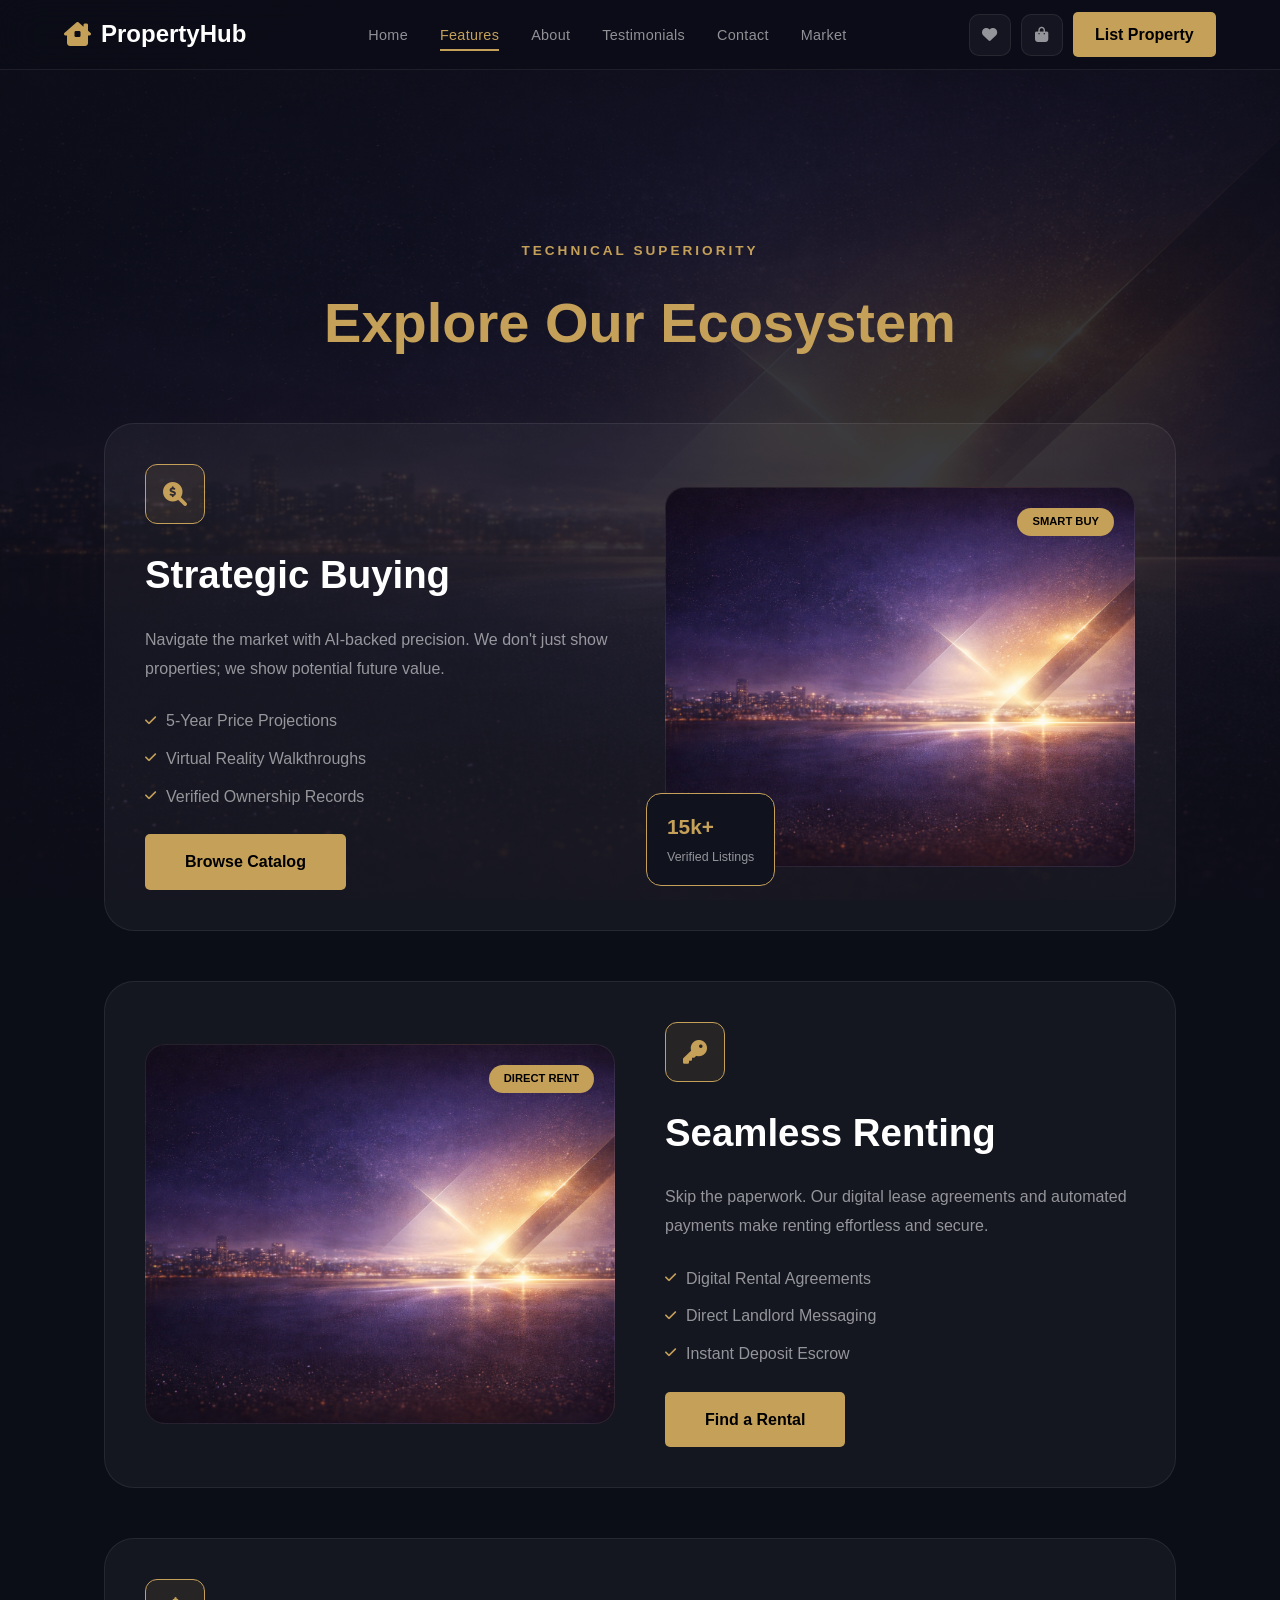
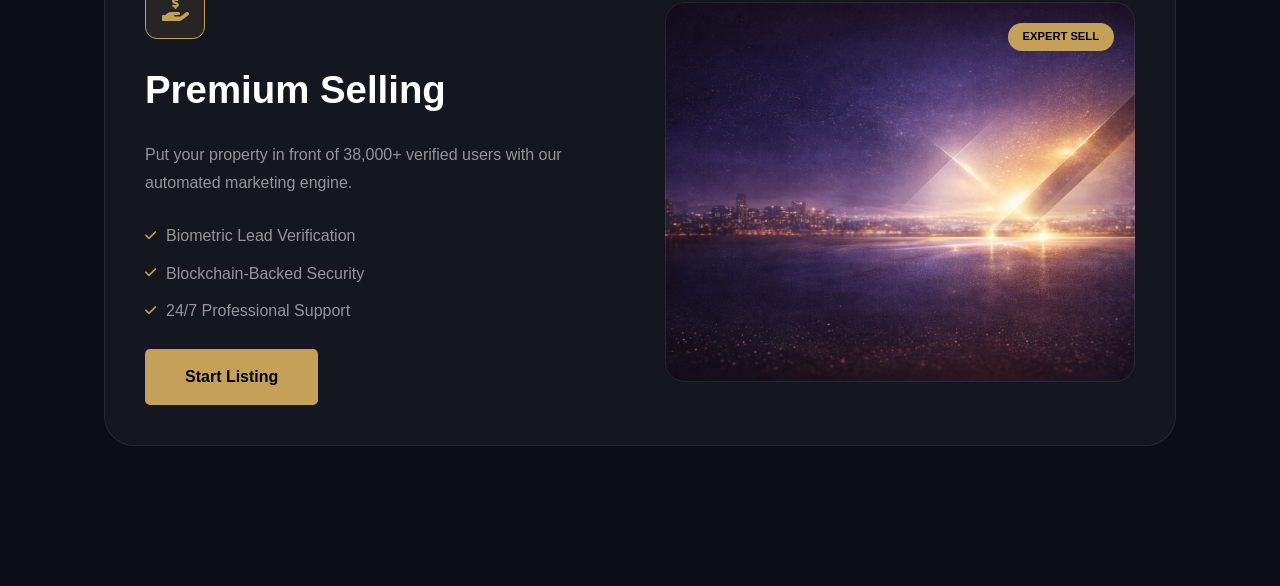
<file: feature.html>
<!DOCTYPE html>
<html lang="en">
<head>
    <meta charset="UTF-8">
    <meta name="viewport" content="width=device-width, initial-scale=1.0">
    <title>Premium Features | PropertyHub</title>
    <link rel="stylesheet" href="style.css">
    <link rel="stylesheet" href="https://cdnjs.cloudflare.com/ajax/libs/font-awesome/6.0.0/css/all.min.css">
    <style>
        /* ── CSS VARIABLE FALLBACKS ── */
        :root {
            --nav-height: 70px;
            --primary-gold: #c5a059;
            --glass-bg: rgba(255,255,255,0.04);
            --glass-border: rgba(255,255,255,0.08);
            --text-dim: rgba(255,255,255,0.55);
            --transition: all 0.3s ease;
        }

        *, *::before, *::after { box-sizing: border-box; margin: 0; padding: 0; }
        html { scroll-behavior: smooth; }

        /* ── NAVBAR ── */
        nav {
            display: flex;
            justify-content: space-between;
            align-items: center;
            padding: 0 5%;
            height: var(--nav-height);
            background: rgba(11, 13, 23, 0.92);
            backdrop-filter: blur(20px);
            -webkit-backdrop-filter: blur(20px);
            position: fixed;
            width: 100%;
            top: 0;
            z-index: 1000;
            border-bottom: 1px solid var(--glass-border);
            transition: all 0.3s ease;
        }
        nav.scrolled {
            background: rgba(11, 13, 23, 0.98);
            box-shadow: 0 4px 30px rgba(0,0,0,0.4);
        }
        .nav-links { display: flex; gap: 2rem; list-style: none; align-items: center; }
        .nav-links a {
            text-decoration: none;
            color: var(--text-dim);
            font-size: 0.9rem;
            letter-spacing: 0.3px;
            transition: 0.3s;
            padding: 6px 0;
            position: relative;
        }
        .nav-links a::after {
            content: '';
            position: absolute;
            bottom: -2px; left: 0;
            width: 0; height: 2px;
            background: var(--primary-gold);
            transition: width 0.3s ease;
        }
        .nav-links a:hover::after,
        .nav-links a.active::after { width: 100%; }
        .nav-links a:hover, .nav-links a.active { color: var(--primary-gold); }

        /* ── NAV ACTIONS ── */
        .nav-actions { display: flex; gap: 10px; align-items: center; }
        .nav-icon-btn {
            position: relative;
            background: var(--glass-bg);
            border: 1px solid var(--glass-border);
            color: var(--text-dim);
            width: 42px; height: 42px;
            border-radius: 10px;
            display: flex; align-items: center; justify-content: center;
            cursor: pointer;
            transition: 0.3s;
            font-size: 0.95rem;
            flex-shrink: 0;
        }
        .nav-icon-btn:hover {
            border-color: var(--primary-gold);
            color: var(--primary-gold);
            background: rgba(197,160,89,0.08);
        }
        .nav-badge {
            position: absolute;
            top: -6px; right: -6px;
            background: var(--primary-gold);
            color: #000;
            font-size: 0.6rem;
            font-weight: bold;
            width: 18px; height: 18px;
            border-radius: 50%;
            display: flex; align-items: center; justify-content: center;
            opacity: 0;
            transform: scale(0);
            transition: 0.2s ease;
        }
        .nav-badge.visible { opacity: 1; transform: scale(1); }

        /* ── HAMBURGER ── */
        .hamburger {
            display: none;
            flex-direction: column;
            gap: 5px;
            cursor: pointer;
            padding: 5px;
            z-index: 1001;
        }
        .hamburger span {
            display: block;
            width: 24px; height: 2px;
            background: var(--text-dim);
            border-radius: 2px;
            transition: 0.3s ease;
        }
        .hamburger.open span:nth-child(1) { transform: translateY(7px) rotate(45deg); background: var(--primary-gold); }
        .hamburger.open span:nth-child(2) { opacity: 0; }
        .hamburger.open span:nth-child(3) { transform: translateY(-7px) rotate(-45deg); background: var(--primary-gold); }

        /* ── TOAST ── */
        .toast {
            position: fixed; bottom: 30px; left: 50%;
            transform: translateX(-50%) translateY(20px);
            background: var(--glass-bg); border: 1px solid var(--glass-border);
            padding: 15px 25px; border-radius: 10px; color: #fff;
            z-index: 3000; opacity: 0; transition: 0.3s; white-space: nowrap;
            max-width: calc(100vw - 40px);
        }
        .toast i { color: var(--primary-gold); }
        .toast.show { opacity: 1; transform: translateX(-50%) translateY(0); }

        /* ── SIDE PANEL OVERLAY ── */
        .side-panel-overlay {
            position: fixed; inset: 0;
            background: rgba(0,0,0,0.6);
            z-index: 2000;
            opacity: 0; pointer-events: none;
            transition: opacity 0.3s ease;
        }
        .side-panel-overlay.open { opacity: 1; pointer-events: all; }

        /* ── SIDE PANEL ── */
        .side-panel {
            position: fixed; right: -420px; top: 0;
            height: 100vh;
            width: min(400px, 100vw);
            background: #10121e;
            border-left: 1px solid var(--glass-border);
            z-index: 2001;
            transition: right 0.35s cubic-bezier(0.4,0,0.2,1);
            display: flex; flex-direction: column;
        }
        .side-panel.open { right: 0; }
        .side-panel-header {
            padding: 25px 28px; border-bottom: 1px solid var(--glass-border);
            display: flex; justify-content: space-between; align-items: center;
            background: rgba(197,160,89,0.04);
        }
        .side-panel-header h3 { color: var(--primary-gold); font-size: 1.1rem; letter-spacing: 0.5px; }
        .close-panel {
            background: none; border: none; color: var(--text-dim);
            font-size: 1.3rem; cursor: pointer; transition: 0.2s; padding: 5px;
        }
        .close-panel:hover { color: #fff; }
        .side-panel-body { flex: 1; overflow-y: auto; padding: 20px 28px; }
        .side-panel-body::-webkit-scrollbar { width: 4px; }
        .side-panel-body::-webkit-scrollbar-track { background: transparent; }
        .side-panel-body::-webkit-scrollbar-thumb { background: var(--glass-border); border-radius: 10px; }
        .panel-empty { text-align: center; padding: 40px 20px; color: var(--text-dim); }
        .panel-empty i { font-size: 3rem; color: rgba(197,160,89,0.2); display: block; margin-bottom: 15px; }
        .panel-item {
            display: flex; gap: 12px; align-items: center;
            padding: 12px; margin-bottom: 10px;
            border: 1px solid var(--glass-border);
            border-radius: 12px; transition: 0.2s;
        }
        .panel-item:hover { border-color: var(--primary-gold); }
        .panel-item-img {
            width: 50px; height: 50px;
            background: var(--glass-bg); border-radius: 8px; flex-shrink: 0;
        }
        .panel-item-info { flex: 1; min-width: 0; }
        .panel-item-info h4 { font-size: 0.88rem; color: #fff; margin-bottom: 4px; white-space: nowrap; overflow: hidden; text-overflow: ellipsis; }
        .panel-item-info span { font-size: 0.8rem; color: var(--primary-gold); font-weight: bold; }
        .panel-item-remove {
            background: none; border: none; color: var(--text-dim);
            cursor: pointer; transition: 0.2s; font-size: 0.9rem; padding: 5px;
        }
        .panel-item-remove:hover { color: #ff6b6b; }
        .side-panel-footer { padding: 20px 28px; border-top: 1px solid var(--glass-border); }
        .panel-total { display: flex; justify-content: space-between; margin-bottom: 15px; }
        .panel-total strong { color: var(--primary-gold); font-size: 1rem; }

        /* ── FEATURE HERO ── */
        .feature-hero {
            text-align: center;
            padding: calc(var(--nav-height) + 60px) 0 40px;
        }
        .feature-hero h4 {
            color: var(--primary-gold);
            letter-spacing: 3px;
            text-transform: uppercase;
            font-size: 0.85rem;
            margin-bottom: 16px;
        }
        .feature-hero h1 { font-size: clamp(2rem, 5vw, 3.5rem); }

        /* ── FEATURES STACK ── */
        .features-vertical-stack {
            display: flex;
            flex-direction: column;
            gap: 50px;
            margin-bottom: 100px;
        }

        /* ── FEATURE BLOCK ── */
        .feature-block {
            display: grid;
            grid-template-columns: 1fr 1fr;
            gap: 50px;
            align-items: center;
            padding: 40px;
            background: var(--glass-bg);
            border: 1px solid var(--glass-border);
            border-radius: 30px;
            transition: var(--transition);
        }
        .feature-block:hover {
            border-color: var(--primary-gold);
            transform: translateY(-5px);
        }
        /* Reversed block — use order instead of direction:rtl for cleaner responsiveness */
        .feature-block.reversed .feature-content { order: 1; }
        .feature-block.reversed .image-mockup   { order: 0; }

        .feature-content h2 {
            font-size: clamp(1.6rem, 3vw, 2.5rem);
            margin-bottom: 20px;
            color: #fff;
        }
        .feature-icon-box {
            width: 60px; height: 60px;
            background: rgba(197, 160, 89, 0.1);
            border: 1px solid var(--primary-gold);
            border-radius: 12px;
            display: flex; align-items: center; justify-content: center;
            margin-bottom: 20px;
            color: var(--primary-gold);
            font-size: 1.5rem;
            flex-shrink: 0;
        }
        .feature-desc { color: var(--text-dim); line-height: 1.8; }
        .feature-perks { list-style: none; margin: 25px 0; }
        .feature-perks li {
            margin-bottom: 12px;
            color: var(--text-dim);
            display: flex;
            align-items: center;
            gap: 10px;
        }
        .feature-perks i { color: var(--primary-gold); font-size: 0.8rem; flex-shrink: 0; }

        /* ── IMAGE MOCKUP ── */
        .image-mockup {
            width: 100%;
            height: 380px;
            background: url('future.png') center/cover;
            border-radius: 20px;
            border: 1px solid var(--glass-border);
            position: relative;
        }
        .feature-tag {
            position: absolute;
            top: 20px; right: 20px;
            background: var(--primary-gold);
            color: #000;
            padding: 5px 15px;
            border-radius: 50px;
            font-weight: bold;
            font-size: 0.7rem;
            text-transform: uppercase;
        }
        .stat-bubble {
            position: absolute;
            bottom: -20px; left: -20px;
            background: #10121e;
            padding: 16px 20px;
            border-radius: 15px;
            border: 1px solid var(--primary-gold);
        }
        .stat-bubble h4 { color: var(--primary-gold); font-size: 1.3rem; }
        .stat-bubble small { color: var(--text-dim); font-size: 0.78rem; }

        /* ── RESPONSIVE: TABLET (≤ 900px) ── */
        @media (max-width: 900px) {
            /* Mobile nav */
            .nav-links {
                position: fixed;
                top: var(--nav-height);
                left: 0;
                width: 100%;
                flex-direction: column;
                background: rgba(11, 13, 23, 0.98);
                backdrop-filter: blur(20px);
                padding: 20px 0 30px;
                gap: 0;
                border-bottom: 1px solid var(--glass-border);
                transform: translateY(-110%);
                opacity: 0;
                pointer-events: none;
                transition: transform 0.35s cubic-bezier(0.4,0,0.2,1), opacity 0.3s ease;
            }
            .nav-links.mobile-active {
                transform: translateY(0);
                opacity: 1;
                pointer-events: all;
            }
            .nav-links li { width: 100%; }
            .nav-links a {
                display: block;
                padding: 14px 5%;
                font-size: 1rem;
                border-bottom: 1px solid var(--glass-border);
            }
            .nav-links a::after { display: none; }
            .nav-links li:last-child a { border-bottom: none; }
            .hamburger { display: flex; }

            /* Feature blocks: stack vertically */
            .feature-block {
                grid-template-columns: 1fr;
                gap: 30px;
                padding: 30px;
            }
            /* Reset reversed order so image comes after content on mobile */
            .feature-block.reversed .feature-content { order: 0; }
            .feature-block.reversed .image-mockup   { order: 1; }

            .image-mockup { height: 280px; }
            .stat-bubble { bottom: -14px; left: 10px; }

            .features-vertical-stack { gap: 35px; margin-bottom: 60px; }
        }

        /* ── RESPONSIVE: MOBILE (≤ 600px) ── */
        @media (max-width: 600px) {
            nav { padding: 0 4%; }
            .nav-actions .btn-gold { display: none; }

            .feature-hero { padding: calc(var(--nav-height) + 30px) 0 25px; }
            .feature-hero h4 { letter-spacing: 2px; }

            .feature-block { padding: 22px 18px; border-radius: 20px; gap: 24px; }
            .image-mockup { height: 220px; }
            .stat-bubble { display: none; } /* avoid overflow on very small screens */

            .feature-perks li { font-size: 0.88rem; }
            .feature-content h2 { margin-bottom: 14px; }

            .features-vertical-stack { gap: 25px; margin-bottom: 40px; }
            .side-panel { width: 100vw; }
        }

        /* ── RESPONSIVE: SMALL MOBILE (≤ 380px) ── */
        @media (max-width: 380px) {
            .nav-icon-btn { width: 36px; height: 36px; font-size: 0.85rem; }
            .feature-icon-box { width: 48px; height: 48px; font-size: 1.2rem; }
        }
    </style>
</head>
<body>
    <!-- TOAST NOTIFICATION -->
    <div class="toast" id="toast"><i class="fas fa-check-circle"></i> <span id="toast-msg">Added!</span></div>

    <!-- SIDE PANEL: FAVOURITES -->
    <div class="side-panel-overlay" id="fav-overlay" onclick="closeFavPanel()"></div>
    <div class="side-panel" id="fav-panel">
        <div class="side-panel-header">
            <h3><i class="fas fa-heart" style="margin-right:8px;"></i> Saved Favourites</h3>
            <button class="close-panel" onclick="closeFavPanel()"><i class="fas fa-times"></i></button>
        </div>
        <div class="side-panel-body" id="fav-body">
            <div class="panel-empty" id="fav-empty">
                <i class="fas fa-heart-crack"></i>
                <p>No favourites yet.</p>
                <small>Tap the ♡ on any listing to save it here.</small>
            </div>
        </div>
    </div>

    <!-- SIDE PANEL: CART -->
    <div class="side-panel-overlay" id="cart-overlay" onclick="closeCartPanel()"></div>
    <div class="side-panel" id="cart-panel">
        <div class="side-panel-header">
            <h3><i class="fas fa-shopping-bag" style="margin-right:8px;"></i> Your Cart</h3>
            <button class="close-panel" onclick="closeCartPanel()"><i class="fas fa-times"></i></button>
        </div>
        <div class="side-panel-body" id="cart-body">
            <div class="panel-empty" id="cart-empty">
                <i class="fas fa-bag-shopping"></i>
                <p>Your cart is empty.</p>
                <small>Add a property to schedule a viewing or inquiry.</small>
            </div>
        </div>
        <div class="side-panel-footer" id="cart-footer" style="display:none;">
            <div class="panel-total">
                <span>Properties Selected</span>
                <strong id="cart-count-label">0</strong>
            </div>
            <button class="btn-gold" style="width:100%; padding:16px; font-size:0.9rem;">
                <i class="fas fa-calendar-check"></i> &nbsp;Request Viewing for All
            </button>
        </div>
    </div>

    <div class="page-wrapper">
        <nav id="mainNav">
            <a href="index.html" class="logo">
                <i class="fas fa-house-chimney-window" style="color: var(--primary-gold);"></i> PropertyHub
            </a>
            <ul class="nav-links" id="navLinks">
                <li><a href="index.html">Home</a></li>
                <li><a href="feature.html" class="active">Features</a></li>
                <li><a href="about.html">About</a></li>
                <li><a href="testimonial.html">Testimonials</a></li>
                <li><a href="contact.html">Contact</a></li>
                <li><a href="listing.html">Market</a></li>
            </ul>
            <div class="nav-actions">
                <button class="nav-icon-btn" onclick="openFavPanel()" title="Saved Favourites">
                    <i class="fas fa-heart"></i>
                    <span class="nav-badge" id="fav-badge">0</span>
                </button>
                <button class="nav-icon-btn" onclick="openCartPanel()" title="Cart">
                    <i class="fas fa-shopping-bag"></i>
                    <span class="nav-badge" id="cart-badge">0</span>
                </button>
                <a href="listing.html#sell-section" class="btn-gold" style="text-decoration:none; padding: 0.6rem 1.4rem;">List Property</a>
            </div>
            <div class="hamburger" id="hamburger" aria-label="Toggle menu" role="button" tabindex="0">
                <span></span>
                <span></span>
                <span></span>
            </div>
        </nav>

        <main class="container animate">
            <div class="feature-hero">
                <h4>Technical Superiority</h4>
                <h1>Explore Our Ecosystem</h1>
            </div>

            <div class="features-vertical-stack">

                <!-- SECTION 1: BUY -->
                <div class="feature-block">
                    <div class="feature-content">
                        <div class="feature-icon-box"><i class="fas fa-magnifying-glass-dollar"></i></div>
                        <h2>Strategic Buying</h2>
                        <p class="feature-desc">Navigate the market with AI-backed precision. We don't just show properties; we show potential future value.</p>
                        <ul class="feature-perks">
                            <li><i class="fas fa-check"></i> 5-Year Price Projections</li>
                            <li><i class="fas fa-check"></i> Virtual Reality Walkthroughs</li>
                            <li><i class="fas fa-check"></i> Verified Ownership Records</li>
                        </ul>
                        <a href="listing.html" class="btn-gold" style="text-decoration:none; display:inline-block; padding: 15px 40px;">Browse Catalog</a>
                    </div>
                    <div class="image-mockup">
                        <span class="feature-tag">Smart Buy</span>
                        <div class="stat-bubble">
                            <h4>15k+</h4>
                            <small>Verified Listings</small>
                        </div>
                    </div>
                </div>

                <!-- SECTION 2: RENT (reversed layout) -->
                <div class="feature-block reversed">
                    <div class="feature-content">
                        <div class="feature-icon-box"><i class="fas fa-key"></i></div>
                        <h2>Seamless Renting</h2>
                        <p class="feature-desc">Skip the paperwork. Our digital lease agreements and automated payments make renting effortless and secure.</p>
                        <ul class="feature-perks">
                            <li><i class="fas fa-check"></i> Digital Rental Agreements</li>
                            <li><i class="fas fa-check"></i> Direct Landlord Messaging</li>
                            <li><i class="fas fa-check"></i> Instant Deposit Escrow</li>
                        </ul>
                        <a href="listing.html" class="btn-gold" style="text-decoration:none; display:inline-block; padding: 15px 40px;">Find a Rental</a>
                    </div>
                    <div class="image-mockup">
                        <span class="feature-tag">Direct Rent</span>
                    </div>
                </div>

                <!-- SECTION 3: SELL -->
                <div class="feature-block">
                    <div class="feature-content">
                        <div class="feature-icon-box"><i class="fas fa-hand-holding-dollar"></i></div>
                        <h2>Premium Selling</h2>
                        <p class="feature-desc">Put your property in front of 38,000+ verified users with our automated marketing engine.</p>
                        <ul class="feature-perks">
                            <li><i class="fas fa-check"></i> Biometric Lead Verification</li>
                            <li><i class="fas fa-check"></i> Blockchain-Backed Security</li>
                            <li><i class="fas fa-check"></i> 24/7 Professional Support</li>
                        </ul>
                        <a href="listing.html" class="btn-gold" style="text-decoration:none; display:inline-block; padding: 15px 40px;">Start Listing</a>
                    </div>
                    <div class="image-mockup">
                        <span class="feature-tag">Expert Sell</span>
                    </div>
                </div>

            </div>
        </main>
    </div>

    <script>
        // ── NAV SCROLL EFFECT ──
        window.addEventListener('scroll', () => {
            document.getElementById('mainNav').classList.toggle('scrolled', window.scrollY > 20);
        });

        // ── HAMBURGER MENU TOGGLE ──
        const hamburger = document.getElementById('hamburger');
        const navLinks  = document.getElementById('navLinks');

        function toggleMenu() {
            hamburger.classList.toggle('open');
            navLinks.classList.toggle('mobile-active');
        }

        hamburger.addEventListener('click', toggleMenu);
        hamburger.addEventListener('keydown', (e) => {
            if (e.key === 'Enter' || e.key === ' ') { e.preventDefault(); toggleMenu(); }
        });

        document.querySelectorAll('.nav-links a').forEach(link => {
            link.addEventListener('click', () => {
                hamburger.classList.remove('open');
                navLinks.classList.remove('mobile-active');
            });
        });

        document.addEventListener('click', (e) => {
            if (!hamburger.contains(e.target) && !navLinks.contains(e.target)) {
                hamburger.classList.remove('open');
                navLinks.classList.remove('mobile-active');
            }
        });

        document.addEventListener('keydown', (e) => {
            if (e.key === 'Escape') { closeFavPanel(); closeCartPanel(); }
        });

        // ── TOAST ──
        function showToast(msg) {
            const t = document.getElementById('toast');
            document.getElementById('toast-msg').textContent = msg;
            t.classList.add('show');
            setTimeout(() => t.classList.remove('show'), 2600);
        }

        // ── PANEL STATE ──
        let cart = [];
        let favs = [];

        function updateBadge(id, count) {
            const badge = document.getElementById(id);
            badge.textContent = count;
            badge.classList.toggle('visible', count > 0);
        }

        function renderCart() {
            const body   = document.getElementById('cart-body');
            const footer = document.getElementById('cart-footer');
            const empty  = document.getElementById('cart-empty');
            body.querySelectorAll('.panel-item').forEach(el => el.remove());
            if (cart.length === 0) {
                empty.style.display = '';
                footer.style.display = 'none';
            } else {
                empty.style.display = 'none';
                footer.style.display = '';
                cart.forEach((item, i) => {
                    const el = document.createElement('div');
                    el.className = 'panel-item';
                    el.innerHTML = `
                        <div class="panel-item-img"></div>
                        <div class="panel-item-info">
                            <h4>${item.name}</h4>
                            <span>${item.price}</span>
                        </div>
                        <button class="panel-item-remove" onclick="removeFromCart(${i})" title="Remove">
                            <i class="fas fa-trash-can"></i>
                        </button>`;
                    body.appendChild(el);
                });
                document.getElementById('cart-count-label').textContent =
                    cart.length + ' propert' + (cart.length === 1 ? 'y' : 'ies');
            }
            updateBadge('cart-badge', cart.length);
        }

        function renderFavs() {
            const body  = document.getElementById('fav-body');
            const empty = document.getElementById('fav-empty');
            body.querySelectorAll('.panel-item').forEach(el => el.remove());
            if (favs.length === 0) {
                empty.style.display = '';
            } else {
                empty.style.display = 'none';
                favs.forEach((item, i) => {
                    const el = document.createElement('div');
                    el.className = 'panel-item';
                    el.innerHTML = `
                        <div class="panel-item-img"></div>
                        <div class="panel-item-info">
                            <h4>${item.name}</h4>
                            <span>${item.price}</span>
                        </div>
                        <button class="panel-item-remove" onclick="removeFromFav(${i})" title="Remove">
                            <i class="fas fa-trash-can"></i>
                        </button>`;
                    body.appendChild(el);
                });
            }
            updateBadge('fav-badge', favs.length);
        }

        function addToCart(btn, name, price) {
            if (cart.find(c => c.name === name)) { showToast('Already in cart'); return; }
            cart.push({ name, price });
            btn.innerHTML = '<i class="fas fa-check"></i> In Cart';
            btn.classList.add('in-cart');
            renderCart();
            showToast(name + ' added to cart');
        }

        function removeFromCart(i) {
            cart.splice(i, 1);
            renderCart();
        }

        function toggleFav(btn, name, price) {
            const idx = favs.findIndex(f => f.name === name);
            if (idx > -1) {
                favs.splice(idx, 1);
                btn.classList.remove('active');
                showToast('Removed from favourites');
            } else {
                favs.push({ name, price });
                btn.classList.add('active');
                showToast('❤️ Saved to favourites');
            }
            renderFavs();
        }

        function removeFromFav(i) {
            favs.splice(i, 1);
            renderFavs();
        }

        function openCartPanel() {
            document.getElementById('cart-panel').classList.add('open');
            document.getElementById('cart-overlay').classList.add('open');
            document.body.style.overflow = 'hidden';
        }
        function closeCartPanel() {
            document.getElementById('cart-panel').classList.remove('open');
            document.getElementById('cart-overlay').classList.remove('open');
            document.body.style.overflow = '';
        }
        function openFavPanel() {
            document.getElementById('fav-panel').classList.add('open');
            document.getElementById('fav-overlay').classList.add('open');
            document.body.style.overflow = 'hidden';
        }
        function closeFavPanel() {
            document.getElementById('fav-panel').classList.remove('open');
            document.getElementById('fav-overlay').classList.remove('open');
            document.body.style.overflow = '';
        }
    </script>
</body>
</html>
</file>
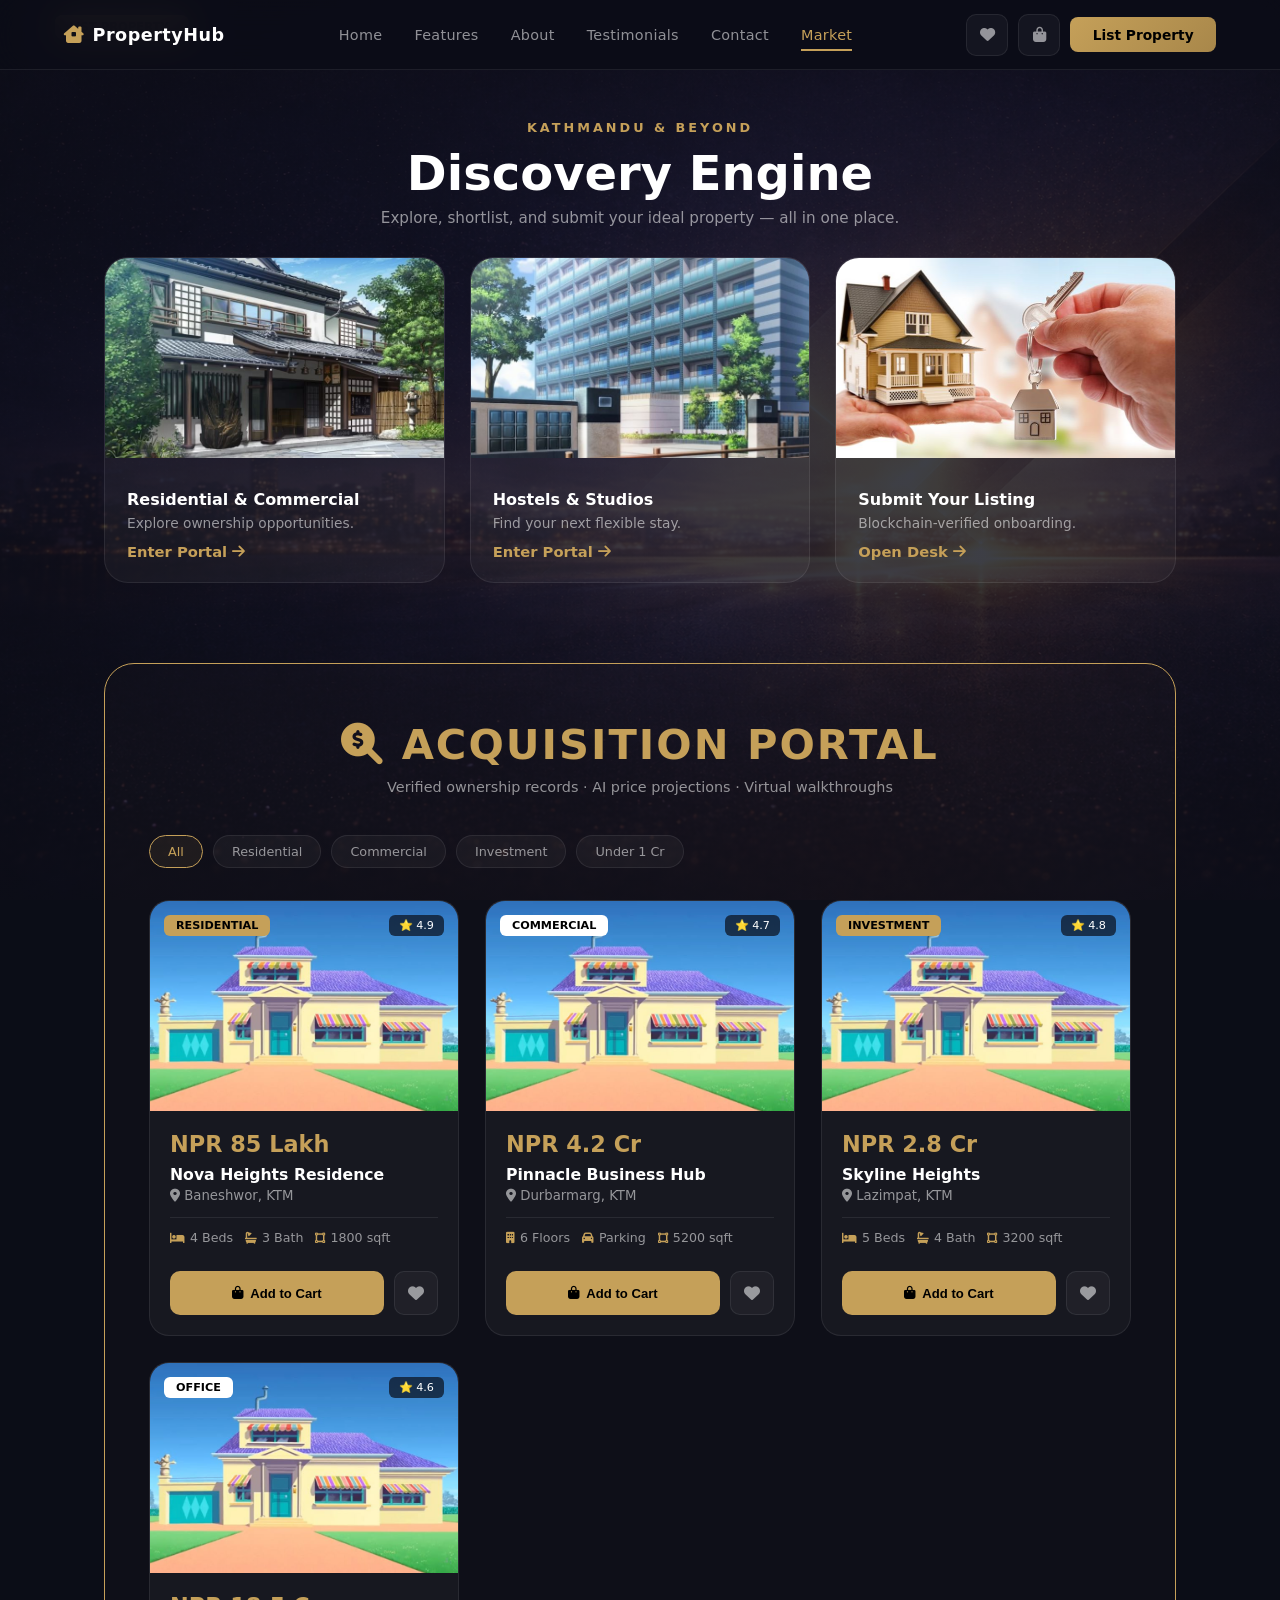
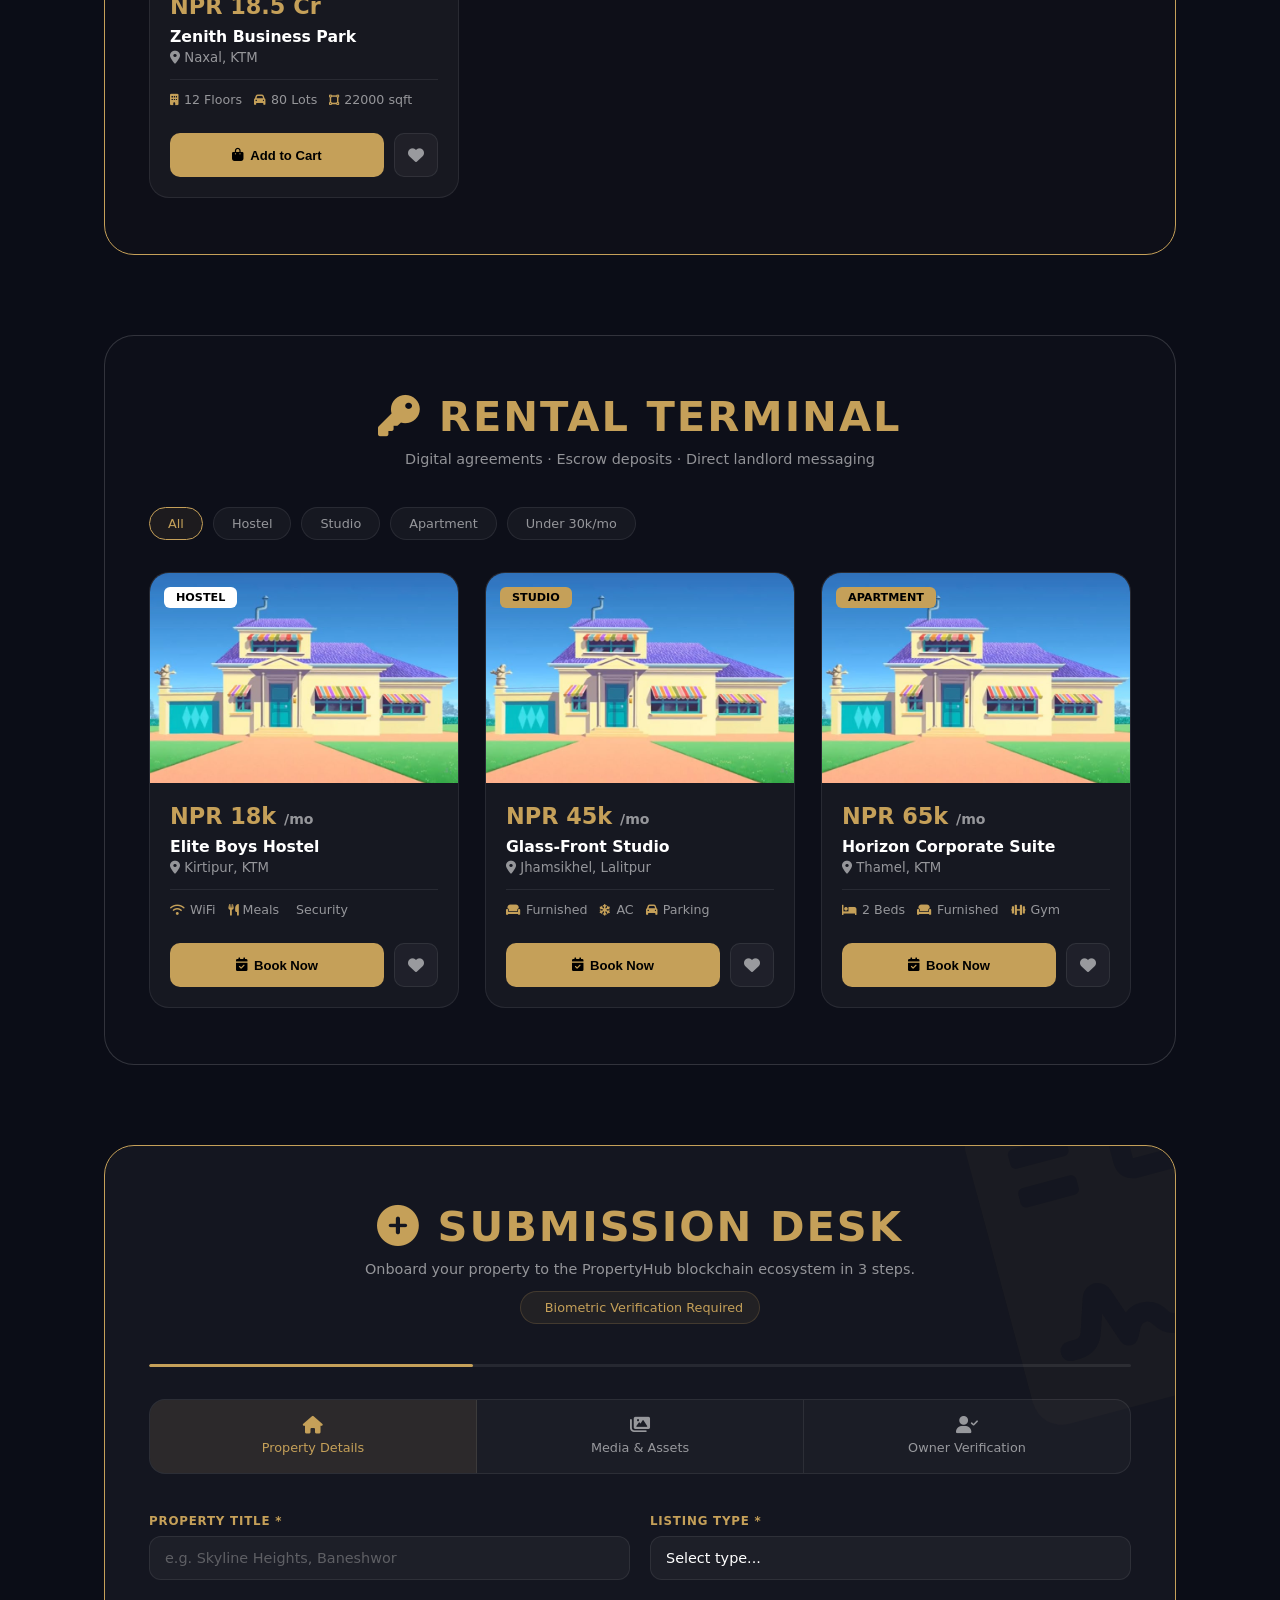
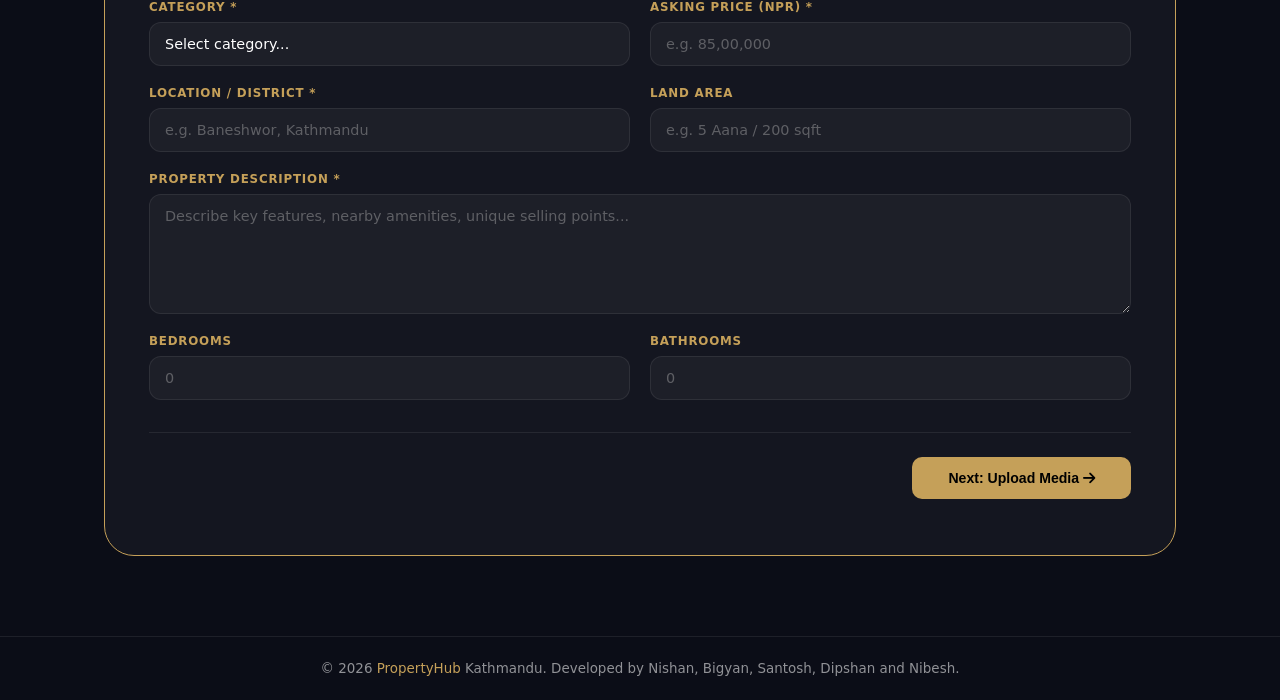
<file: listing.html>
<!DOCTYPE html>
<html lang="en">
<head>
    <meta charset="UTF-8">
    <meta name="viewport" content="width=device-width, initial-scale=1.0">
    <title>Discovery Engine | PropertyHub</title>
    <link rel="stylesheet" href="https://cdnjs.cloudflare.com/ajax/libs/font-awesome/6.0.0/css/all.min.css">
    <style>
        /* ── CSS VARIABLES ── */
        :root {
            --nav-height: 70px;
            --primary-gold: #c5a059;
            --glass-bg: rgba(255,255,255,0.04);
            --glass-border: rgba(255,255,255,0.08);
            --text-dim: rgba(255,255,255,0.55);
            --transition: all 0.3s ease;
            --bg: #0b0d17;
        }

        *, *::before, *::after { box-sizing: border-box; margin: 0; padding: 0; }
        html { scroll-behavior: smooth; }
        body {
            background: var(--bg);
            color: #fff;
            font-family: 'Segoe UI', system-ui, sans-serif;
            overflow-x: hidden;
        }

        /* ── NAVBAR ── */
        nav {
            display: flex;
            justify-content: space-between;
            align-items: center;
            padding: 0 5%;
            height: var(--nav-height);
            background: rgba(11,13,23,0.92);
            backdrop-filter: blur(20px);
            -webkit-backdrop-filter: blur(20px);
            position: fixed;
            width: 100%;
            top: 0;
            z-index: 1000;
            border-bottom: 1px solid var(--glass-border);
            transition: var(--transition);
        }
        nav.scrolled {
            background: rgba(11,13,23,0.98);
            box-shadow: 0 4px 30px rgba(0,0,0,0.4);
        }

        /* ── LOGO: matches index.html exactly ── */
        .logo {
            text-decoration: none;
            color: #fff;
            font-size: 1.1rem;
            font-weight: 700;
            letter-spacing: 0.5px;
            display: flex;
            align-items: center;
            gap: 8px;
            flex-shrink: 0;
            z-index: 1001;
        }

        .nav-links { display: flex; gap: 2rem; list-style: none; align-items: center; }
        .nav-links a {
            text-decoration: none;
            color: var(--text-dim);
            font-size: 0.9rem;
            letter-spacing: 0.3px;
            transition: 0.3s;
            padding: 6px 0;
            position: relative;
        }
        .nav-links a::after {
            content: '';
            position: absolute;
            bottom: -2px; left: 0;
            width: 0; height: 2px;
            background: var(--primary-gold);
            transition: width 0.3s ease;
        }
        .nav-links a:hover::after,
        .nav-links a.active::after { width: 100%; }
        .nav-links a:hover, .nav-links a.active { color: var(--primary-gold); }

        .nav-actions { display: flex; gap: 10px; align-items: center; }
        .nav-icon-btn {
            position: relative;
            background: var(--glass-bg);
            border: 1px solid var(--glass-border);
            color: var(--text-dim);
            width: 42px; height: 42px;
            border-radius: 10px;
            display: flex; align-items: center; justify-content: center;
            cursor: pointer;
            transition: 0.3s;
            font-size: 0.95rem;
            flex-shrink: 0;
        }
        .nav-icon-btn:hover {
            border-color: var(--primary-gold);
            color: var(--primary-gold);
            background: rgba(197,160,89,0.08);
        }
        .nav-badge {
            position: absolute;
            top: -6px; right: -6px;
            background: var(--primary-gold);
            color: #000;
            font-size: 0.6rem;
            font-weight: bold;
            width: 18px; height: 18px;
            border-radius: 50%;
            display: flex; align-items: center; justify-content: center;
            opacity: 0; transform: scale(0);
            transition: 0.2s ease;
        }
        .nav-badge.visible { opacity: 1; transform: scale(1); }

        .btn-gold {
            background: linear-gradient(135deg, var(--primary-gold), #a8874a);
            color: #000;
            border: none;
            border-radius: 8px;
            font-weight: 700;
            cursor: pointer;
            transition: var(--transition);
            display: inline-flex;
            align-items: center;
            justify-content: center;
            gap: 6px;
        }
        .btn-gold:hover { filter: brightness(1.12); transform: translateY(-1px); }

        /* ── HAMBURGER ── */
        .hamburger {
            display: none;
            flex-direction: column;
            gap: 5px;
            cursor: pointer;
            padding: 5px;
            z-index: 1001;
            flex-shrink: 0;
        }
        .hamburger span {
            display: block;
            width: 24px; height: 2px;
            background: var(--text-dim);
            border-radius: 2px;
            transition: 0.3s ease;
        }
        .hamburger.open span:nth-child(1) { transform: translateY(7px) rotate(45deg); background: var(--primary-gold); }
        .hamburger.open span:nth-child(2) { opacity: 0; }
        .hamburger.open span:nth-child(3) { transform: translateY(-7px) rotate(-45deg); background: var(--primary-gold); }

        /* ── SIDE PANELS ── */
        .side-panel-overlay {
            position: fixed; inset: 0;
            background: rgba(0,0,0,0.6);
            z-index: 2000;
            opacity: 0; pointer-events: none;
            transition: opacity 0.3s;
        }
        .side-panel-overlay.open { opacity: 1; pointer-events: all; }

        .side-panel {
            position: fixed;
            top: 0; right: -420px;
            width: min(400px, 92vw);
            height: 100vh;
            background: #10121e;
            border-left: 1px solid var(--glass-border);
            z-index: 2001;
            transition: right 0.35s cubic-bezier(0.4,0,0.2,1);
            display: flex; flex-direction: column;
            overflow: hidden;
        }
        .side-panel.open { right: 0; }
        .side-panel-header {
            padding: 22px 24px;
            border-bottom: 1px solid var(--glass-border);
            display: flex; justify-content: space-between; align-items: center;
            background: rgba(197,160,89,0.04);
        }
        .side-panel-header h3 { color: var(--primary-gold); font-size: 1.05rem; letter-spacing: 0.5px; }
        .close-panel {
            background: none; border: none; color: var(--text-dim);
            font-size: 1.2rem; cursor: pointer; transition: 0.2s; padding: 5px;
        }
        .close-panel:hover { color: #fff; }

        .side-panel-body { flex: 1; overflow-y: auto; padding: 20px 24px; }
        .side-panel-body::-webkit-scrollbar { width: 4px; }
        .side-panel-body::-webkit-scrollbar-thumb { background: var(--glass-border); border-radius: 10px; }

        .panel-empty { text-align: center; padding: 60px 20px; color: var(--text-dim); font-size: 0.9rem; }
        .panel-empty i { font-size: 3rem; color: rgba(197,160,89,0.2); display: block; margin-bottom: 15px; }

        .panel-item {
            display: flex; align-items: center; gap: 14px;
            background: var(--glass-bg); border: 1px solid var(--glass-border);
            border-radius: 14px; padding: 14px; margin-bottom: 12px; transition: 0.2s;
        }
        .panel-item:hover { border-color: var(--primary-gold); }
        .panel-item-img {
            width: 54px; height: 54px; border-radius: 10px;
            background: url('rental.png') center/cover var(--glass-bg);
            flex-shrink: 0;
        }
        .panel-item-info { flex: 1; min-width: 0; }
        .panel-item-info h4 { font-size: 0.88rem; color: #fff; margin-bottom: 4px; white-space: nowrap; overflow: hidden; text-overflow: ellipsis; }
        .panel-item-info span { font-size: 0.8rem; color: var(--primary-gold); font-weight: bold; }
        .panel-item-remove { background: none; border: none; color: var(--text-dim); cursor: pointer; font-size: 0.85rem; transition: 0.2s; padding: 5px; }
        .panel-item-remove:hover { color: #ff6b6b; }

        .side-panel-footer { padding: 20px 24px; border-top: 1px solid var(--glass-border); }
        .panel-total { display: flex; justify-content: space-between; margin-bottom: 15px; font-size: 0.9rem; color: var(--text-dim); }
        .panel-total strong { color: var(--primary-gold); font-size: 1rem; }

        /* ── TOAST ── */
        .toast {
            position: fixed; bottom: 28px; left: 50%;
            transform: translateX(-50%) translateY(20px);
            background: #1a1f30; border: 1px solid var(--primary-gold);
            color: #fff; padding: 12px 22px; border-radius: 12px;
            font-size: 0.88rem; z-index: 9999;
            opacity: 0; transition: 0.3s;
            display: flex; align-items: center; gap: 10px;
            box-shadow: 0 8px 30px rgba(0,0,0,0.4);
            white-space: nowrap;
            pointer-events: none;
        }
        .toast i { color: var(--primary-gold); }
        .toast.show { opacity: 1; transform: translateX(-50%) translateY(0); }

        /* ── CONTAINER ── */
        /* ── PAGE WRAPPER: matches index.html background exactly ── */
        .page-wrapper {
            min-height: 100vh;
            display: flex;
            flex-direction: column;
            background: linear-gradient(rgba(11, 13, 23, 0.8), rgba(11, 13, 23, 0.95)),
                        url('future.png') center/cover no-repeat fixed;
        }
        .container { max-width: 1200px; margin: 0 auto; padding: 0 5%; width: 100%; }

        /* ── ANIMATE ── */
        .animate { animation: fadeUp 0.55s ease both; }
        @keyframes fadeUp {
            from { opacity: 0; transform: translateY(22px); }
            to   { opacity: 1; transform: translateY(0); }
        }

        /* ── MARKET HEADER ── */
        .market-header {
            padding: calc(var(--nav-height) + 50px) 0 30px;
            text-align: center;
        }
        .market-header h4 {
            color: var(--primary-gold);
            letter-spacing: 3px;
            text-transform: uppercase;
            font-size: 0.8rem;
            margin-bottom: 10px;
        }
        .market-header h1 {
            color: #fff;
            font-size: clamp(2rem, 5vw, 3rem);
            margin-bottom: 8px;
        }
        .market-header p { color: var(--text-dim); font-size: 0.95rem; }

        /* ── NAVIGATION CARDS ── */
        .property-grid {
            display: grid;
            grid-template-columns: repeat(auto-fill, minmax(280px, 1fr));
            gap: 25px;
            margin-bottom: 80px;
        }
        .property-card {
            background: var(--glass-bg);
            border: 1px solid var(--glass-border);
            border-radius: 24px;
            overflow: hidden;
            transition: 0.3s;
            cursor: pointer;
            text-decoration: none;
            display: block;
            color: inherit;
        }
        .property-card:hover {
            border-color: var(--primary-gold);
            transform: translateY(-8px);
            box-shadow: 0 15px 40px rgba(197,160,89,0.12);
        }
        .thumb {
            height: 200px;
            background: url('rental.png') center/cover;
            position: relative;
        }
        .category-badge {
            position: absolute; top: 15px; left: 15px;
            background: var(--primary-gold); color: #000;
            padding: 5px 14px; border-radius: 8px;
            font-size: 0.72rem; font-weight: bold; text-transform: uppercase;
        }
        .info { padding: 22px; }
        .info h3 { margin-bottom: 6px; font-size: 1rem; }
        .info p { color: var(--text-dim); font-size: 0.86rem; }
        .price-tag {
            font-size: 0.92rem; color: var(--primary-gold);
            font-weight: bold; margin-top: 12px; display: block;
        }

        /* ── SECTION PANEL ── */
        .section-panel {
            background: var(--glass-bg);
            border: 1px solid var(--glass-border);
            padding: 56px 44px;
            border-radius: 30px;
            margin: 80px 0;
            scroll-margin-top: calc(var(--nav-height) + 16px);
            position: relative;
            overflow: hidden;
        }
        .section-panel-header {
            text-align: center;
            margin-bottom: 40px;
        }
        .section-panel-header h2 {
            color: var(--primary-gold);
            font-size: clamp(1.6rem, 4vw, 2.6rem);
            text-transform: uppercase;
            letter-spacing: 2px;
            margin-bottom: 8px;
        }
        .section-panel-header p { color: var(--text-dim); margin-top: 10px; font-size: 0.9rem; }

        /* ── FILTER BAR ── */
        .filter-bar {
            display: flex; gap: 10px; flex-wrap: wrap;
            margin-bottom: 32px;
        }
        .filter-pill {
            background: var(--glass-bg); border: 1px solid var(--glass-border);
            color: var(--text-dim); padding: 8px 18px; border-radius: 25px;
            font-size: 0.8rem; cursor: pointer; transition: 0.2s;
            white-space: nowrap;
        }
        .filter-pill:hover, .filter-pill.active {
            border-color: var(--primary-gold);
            color: var(--primary-gold);
            background: rgba(197,160,89,0.08);
        }

        /* ── MARKET GRID & CARDS ── */
        .market-grid {
            display: grid;
            grid-template-columns: repeat(auto-fill, minmax(280px, 1fr));
            gap: 26px;
        }
        .market-card {
            background: rgba(255,255,255,0.04);
            border: 1px solid var(--glass-border);
            border-radius: 20px;
            overflow: hidden;
            transition: 0.3s;
        }
        .market-card:hover {
            border-color: rgba(197,160,89,0.5);
            transform: translateY(-5px);
            box-shadow: 0 10px 30px rgba(0,0,0,0.3);
        }
        .market-card-img {
            height: 210px;
            background: url('download.jpg') center/cover;
            position: relative;
        }
        .card-badge-left {
            position: absolute; top: 14px; left: 14px;
            padding: 4px 12px; border-radius: 6px;
            font-weight: bold; font-size: 0.7rem;
        }
        .card-badge-right {
            position: absolute; top: 14px; right: 14px;
            background: rgba(11,13,23,0.7); color: #fff;
            padding: 4px 10px; border-radius: 6px;
            font-size: 0.7rem; backdrop-filter: blur(5px);
        }
        .market-card-body { padding: 20px; }
        .market-card-price { color: var(--primary-gold); font-size: 1.4rem; font-weight: bold; }
        .market-card-title { font-size: 0.98rem; font-weight: 600; margin: 8px 0 4px; color: #fff; }
        .market-card-loc { color: var(--text-dim); font-size: 0.83rem; }
        .market-card-specs {
            display: flex; gap: 12px; flex-wrap: wrap; margin: 14px 0;
            padding: 12px 0; border-top: 1px solid var(--glass-border);
            font-size: 0.79rem; color: var(--text-dim);
        }
        .market-card-specs span { display: flex; align-items: center; gap: 5px; }
        .market-card-specs i { color: var(--primary-gold); font-size: 0.73rem; }

        .card-actions { display: flex; gap: 10px; margin-top: 14px; }
        .btn-cart {
            flex: 1;
            background: var(--primary-gold);
            color: #000; border: none;
            padding: 11px 8px; border-radius: 10px;
            font-weight: bold; font-size: 0.82rem;
            cursor: pointer; transition: 0.2s;
            display: flex; align-items: center; justify-content: center; gap: 7px;
        }
        .btn-cart:hover { transform: translateY(-1px); box-shadow: 0 4px 15px rgba(197,160,89,0.3); }
        .btn-cart.in-cart {
            background: rgba(197,160,89,0.15);
            color: var(--primary-gold);
            border: 1px solid var(--primary-gold);
        }
        .btn-fav {
            background: var(--glass-bg); border: 1px solid var(--glass-border);
            color: var(--text-dim); width: 44px; height: 44px;
            border-radius: 10px; cursor: pointer; transition: 0.2s;
            display: flex; align-items: center; justify-content: center;
            font-size: 1rem; flex-shrink: 0;
        }
        .btn-fav:hover { border-color: #ff6b8a; color: #ff6b8a; }
        .btn-fav.active { border-color: #ff6b8a; color: #ff6b8a; background: rgba(255,107,138,0.08); }

        /* ── SUBMISSION DESK ── */
        .submission-bg-decor {
            position: absolute; top: -60px; right: -60px;
            font-size: 20rem; color: rgba(197,160,89,0.03);
            transform: rotate(-15deg); z-index: 0;
            pointer-events: none;
        }
        .submission-inner { position: relative; z-index: 1; }

        .verify-badge {
            display: inline-flex; align-items: center; gap: 8px;
            background: rgba(197,160,89,0.08); border: 1px solid rgba(197,160,89,0.2);
            padding: 8px 16px; border-radius: 25px;
            color: var(--primary-gold); font-size: 0.8rem; font-weight: 500;
        }

        /* Step Progress */
        .step-progress { height: 3px; background: var(--glass-border); border-radius: 3px; margin-bottom: 32px; overflow: hidden; }
        .step-progress-fill { height: 100%; background: var(--primary-gold); border-radius: 3px; transition: width 0.5s ease; }

        /* Step Tabs */
        .submission-steps {
            display: flex; gap: 0; margin-bottom: 40px;
            background: rgba(255,255,255,0.03);
            border: 1px solid var(--glass-border);
            border-radius: 16px; overflow: hidden;
        }
        .step-tab {
            flex: 1; padding: 16px 10px; text-align: center;
            cursor: pointer; transition: 0.3s;
            border-right: 1px solid var(--glass-border);
            color: var(--text-dim); font-size: 0.8rem; font-weight: 500;
            line-height: 1.4;
        }
        .step-tab:last-child { border-right: none; }
        .step-tab.active { background: rgba(197,160,89,0.1); color: var(--primary-gold); }
        .step-tab i { display: block; font-size: 1.1rem; margin-bottom: 5px; }

        .form-step { display: none; }
        .form-step.active { display: block; }

        /* Form Grid */
        .form-grid {
            display: grid;
            grid-template-columns: 1fr 1fr;
            gap: 20px;
        }
        .form-group { display: flex; flex-direction: column; gap: 8px; }
        .form-group.full { grid-column: span 2; }
        .form-group label {
            color: var(--primary-gold); font-size: 0.74rem;
            text-transform: uppercase; letter-spacing: 0.8px; font-weight: 600;
        }
        .form-input {
            background: rgba(255,255,255,0.04);
            border: 1px solid var(--glass-border);
            padding: 13px 15px; border-radius: 12px;
            color: #fff; font-size: 0.9rem;
            transition: 0.3s; width: 100%;
            font-family: inherit;
            appearance: none;
        }
        .form-input:focus {
            border-color: var(--primary-gold);
            outline: none;
            background: rgba(255,255,255,0.07);
            box-shadow: 0 0 0 3px rgba(197,160,89,0.08);
        }
        .form-input::placeholder { color: rgba(176,176,176,0.45); }
        select.form-input option { background: #0d0f1e; }
        textarea.form-input { resize: vertical; min-height: 120px; }

        /* File Drop Zone */
        .file-drop-zone {
            height: 170px;
            border: 2px dashed rgba(197,160,89,0.4);
            border-radius: 18px;
            display: flex; flex-direction: column;
            align-items: center; justify-content: center;
            background: rgba(197,160,89,0.02);
            cursor: pointer; transition: 0.3s;
            color: var(--text-dim); text-align: center;
            padding: 20px;
        }
        .file-drop-zone:hover { border-color: var(--primary-gold); background: rgba(197,160,89,0.05); color: #fff; }
        .file-drop-zone i { font-size: 2.2rem; color: var(--primary-gold); margin-bottom: 10px; }
        .file-drop-zone p { font-size: 0.88rem; font-weight: 500; margin-bottom: 4px; }
        .file-drop-zone small { font-size: 0.74rem; }
        .file-drop-zone input[type="file"] { display: none; }

        /* Consent row */
        .form-row-check {
            display: flex; align-items: flex-start; gap: 12px;
            padding: 15px; background: rgba(197,160,89,0.05);
            border-radius: 12px; border: 1px solid rgba(197,160,89,0.15);
        }
        .form-row-check input[type="checkbox"] { margin-top: 3px; accent-color: var(--primary-gold); width: 16px; height: 16px; flex-shrink: 0; }
        .form-row-check label { color: var(--text-dim); font-size: 0.84rem; line-height: 1.55; cursor: pointer; }
        .form-row-check label a { color: var(--primary-gold); text-decoration: none; }

        /* Step Navigation */
        .step-nav {
            display: flex; justify-content: space-between; align-items: center;
            margin-top: 32px; padding-top: 24px;
            border-top: 1px solid var(--glass-border);
            gap: 12px;
        }
        .btn-step-back {
            background: transparent; color: var(--text-dim);
            border: 1px solid var(--glass-border);
            padding: 13px 28px; border-radius: 10px;
            font-weight: bold; cursor: pointer; transition: 0.3s; font-size: 0.88rem;
            white-space: nowrap;
        }
        .btn-step-back:hover { border-color: var(--primary-gold); color: var(--primary-gold); }
        .btn-step-next {
            background: var(--primary-gold); color: #000;
            border: none; padding: 13px 36px; border-radius: 10px;
            font-weight: bold; cursor: pointer; transition: 0.3s; font-size: 0.88rem;
            white-space: nowrap;
        }
        .btn-step-next:hover { transform: translateY(-2px); box-shadow: 0 5px 20px rgba(197,160,89,0.3); }

        /* Success State */
        .submission-success { display: none; text-align: center; padding: 60px 20px; }
        .submission-success.show { display: block; }
        .success-check {
            width: 80px; height: 80px;
            background: rgba(197,160,89,0.1); border: 2px solid var(--primary-gold);
            border-radius: 50%; margin: 0 auto 24px;
            display: flex; align-items: center; justify-content: center;
            font-size: 2rem; color: var(--primary-gold);
        }

        /* Footer */
        footer {
            text-align: center;
            padding: 24px;
            border-top: 1px solid var(--glass-border);
            color: var(--text-dim);
            font-size: 0.84rem;
            margin-top: auto;
        }
        footer span { color: var(--primary-gold); }

        /* ════════════════════════════════════════════════════════════
           RESPONSIVE BREAKPOINTS
        ════════════════════════════════════════════════════════════ */

        /* Tablet: ≤ 900px */
        @media (max-width: 900px) {
            .hamburger { display: flex; }
            .nav-links {
                position: fixed;
                top: var(--nav-height); left: 0; right: 0;
                flex-direction: column; gap: 0;
                background: rgba(11,13,23,0.98);
                backdrop-filter: blur(20px);
                border-bottom: 1px solid var(--glass-border);
                max-height: 0; overflow: hidden;
                transition: max-height 0.35s ease, padding 0.35s ease;
                padding: 0 5%;
            }
            .nav-links.mobile-active { max-height: 420px; padding: 12px 5% 20px; }
            .nav-links li { width: 100%; }
            .nav-links a {
                display: block; padding: 13px 0;
                border-bottom: 1px solid var(--glass-border);
                font-size: 0.97rem;
            }
            .nav-links a::after { display: none; }
            .nav-links li:last-child a { border-bottom: none; }

            .section-panel { padding: 40px 30px; }
        }

        /* Small tablet: ≤ 700px */
        @media (max-width: 700px) {
            .nav-actions .btn-gold { display: none; }

            .form-grid { grid-template-columns: 1fr; }
            .form-group.full { grid-column: span 1; }

            .step-tab { font-size: 0; padding: 14px 8px; }
            .step-tab i { font-size: 1.2rem; margin-bottom: 0; display: block; }
            .step-tab::after {
                content: attr(data-label);
                display: block;
                font-size: 0.65rem;
                margin-top: 4px;
                color: inherit;
            }

            .property-grid { grid-template-columns: 1fr 1fr; gap: 16px; }
            .thumb { height: 150px; }
            .info { padding: 16px; }
            .info h3 { font-size: 0.9rem; }

            .market-grid { grid-template-columns: 1fr 1fr; gap: 16px; }
            .market-card-img { height: 160px; }
            .market-card-body { padding: 14px; }
            .market-card-price { font-size: 1.15rem; }
            .market-card-specs { gap: 8px; font-size: 0.75rem; }

            .section-panel { padding: 32px 22px; border-radius: 22px; }
            .section-panel-header h2 { letter-spacing: 1px; }
        }

        /* Mobile: ≤ 560px */
        @media (max-width: 560px) {
            :root { --nav-height: 62px; }

            nav { padding: 0 4%; }
            .container { padding: 0 4%; }

            .property-grid { grid-template-columns: 1fr; gap: 14px; }
            .thumb { height: 180px; }

            .market-grid { grid-template-columns: 1fr; gap: 16px; }
            .market-card-img { height: 190px; }

            .section-panel { padding: 28px 18px; border-radius: 18px; margin: 50px 0; }

            .step-nav { flex-wrap: wrap; }
            .btn-step-back, .btn-step-next { flex: 1; text-align: center; justify-content: center; }

            .filter-bar { gap: 8px; }
            .filter-pill { padding: 7px 14px; font-size: 0.76rem; }

            .file-drop-zone { height: 140px; }

            .side-panel { width: 100vw; }

            .toast {
                width: calc(100% - 32px);
                white-space: normal;
                text-align: center;
                left: 50%;
                bottom: 18px;
            }
        }

        /* Small phones: ≤ 380px */
        @media (max-width: 380px) {
            .logo { font-size: 0.98rem; }
            .nav-icon-btn { width: 36px; height: 36px; font-size: 0.82rem; }
            .market-header h1 { font-size: 1.8rem; }
            .section-panel { padding: 22px 14px; }
            .btn-step-back, .btn-step-next { padding: 12px 16px; font-size: 0.82rem; }
        }
    </style>
</head>
<body>
    <!-- TOAST -->
    <div class="toast" id="toast"><i class="fas fa-check-circle"></i><span id="toast-msg">Added!</span></div>

    <!-- SIDE PANEL: FAVOURITES -->
    <div class="side-panel-overlay" id="fav-overlay" onclick="closeFavPanel()"></div>
    <div class="side-panel" id="fav-panel">
        <div class="side-panel-header">
            <h3><i class="fas fa-heart" style="margin-right:8px;"></i>Saved Favourites</h3>
            <button class="close-panel" onclick="closeFavPanel()"><i class="fas fa-times"></i></button>
        </div>
        <div class="side-panel-body" id="fav-body">
            <div class="panel-empty" id="fav-empty">
                <i class="fas fa-heart-crack"></i>
                <p>No favourites yet.</p>
                <small>Tap the ♡ on any listing to save it here.</small>
            </div>
        </div>
    </div>

    <!-- SIDE PANEL: CART -->
    <div class="side-panel-overlay" id="cart-overlay" onclick="closeCartPanel()"></div>
    <div class="side-panel" id="cart-panel">
        <div class="side-panel-header">
            <h3><i class="fas fa-shopping-bag" style="margin-right:8px;"></i>Your Cart</h3>
            <button class="close-panel" onclick="closeCartPanel()"><i class="fas fa-times"></i></button>
        </div>
        <div class="side-panel-body" id="cart-body">
            <div class="panel-empty" id="cart-empty">
                <i class="fas fa-bag-shopping"></i>
                <p>Your cart is empty.</p>
                <small>Add a property to schedule a viewing or inquiry.</small>
            </div>
        </div>
        <div class="side-panel-footer" id="cart-footer" style="display:none;">
            <div class="panel-total">
                <span>Properties Selected</span>
                <strong id="cart-count-label">0</strong>
            </div>
            <button class="btn-gold" style="width:100%; padding:15px; font-size:0.9rem;">
                <i class="fas fa-calendar-check"></i> Request Viewing for All
            </button>
        </div>
    </div>

    <div class="page-wrapper">
        <!-- NAVBAR -->
        <nav id="mainNav">
            <a href="index.html" class="logo">
                <i class="fas fa-house-chimney-window" style="color:var(--primary-gold);"></i> PropertyHub
            </a>
            <ul class="nav-links" id="navLinks">
                <li><a href="index.html">Home</a></li>
                <li><a href="feature.html">Features</a></li>
                <li><a href="about.html">About</a></li>
                <li><a href="testimonial.html">Testimonials</a></li>
                <li><a href="contact.html">Contact</a></li>
                <li><a href="listing.html" class="active">Market</a></li>
            </ul>
            <div class="nav-actions">
                <button class="nav-icon-btn" onclick="openFavPanel()" title="Saved Favourites">
                    <i class="fas fa-heart"></i>
                    <span class="nav-badge" id="fav-badge">0</span>
                </button>
                <button class="nav-icon-btn" onclick="openCartPanel()" title="Cart">
                    <i class="fas fa-shopping-bag"></i>
                    <span class="nav-badge" id="cart-badge">0</span>
                </button>
                <a href="#sell-section" class="btn-gold" style="text-decoration:none; padding:0.6rem 1.4rem; font-size:0.86rem;">List Property</a>
            </div>
            <div class="hamburger" id="hamburger" aria-label="Toggle navigation menu" role="button" tabindex="0">
                <span></span><span></span><span></span>
            </div>
        </nav>

        <main class="container animate">
            <!-- Market Header -->
            <div class="market-header">
                <h4>Kathmandu & Beyond</h4>
                <h1>Discovery Engine</h1>
                <p>Explore, shortlist, and submit your ideal property — all in one place.</p>
            </div>

            <!-- Navigation Cards -->
            <div class="property-grid">
                <a href="#buy-section" class="property-card">
                    <div class="thumb" style="background-image:url('Residential&Commercial.jpg');"></div>
                    <div class="info">
                        <span class="category-badge">Buy Property</span>
                        <h3 style="margin-top:10px;">Residential & Commercial</h3>
                        <p>Explore ownership opportunities.</p>
                        <span class="price-tag">Enter Portal <i class="fas fa-arrow-right"></i></span>
                    </div>
                </a>
                <a href="#rent-section" class="property-card">
                    <div class="thumb" style="background-image:url('Hotel.jpg');"></div>
                    <div class="info">
                        <span class="category-badge">Rent Property</span>
                        <h3 style="margin-top:10px;">Hostels & Studios</h3>
                        <p>Find your next flexible stay.</p>
                        <span class="price-tag">Enter Portal <i class="fas fa-arrow-right"></i></span>
                    </div>
                </a>
                <a href="#sell-section" class="property-card">
                    <div class="thumb" style="background-image:url('rt.jpg');"></div>
                    <div class="info">
                        <span class="category-badge">List Property</span>
                        <h3 style="margin-top:10px;">Submit Your Listing</h3>
                        <p>Blockchain-verified onboarding.</p>
                        <span class="price-tag">Open Desk <i class="fas fa-arrow-right"></i></span>
                    </div>
                </a>
            </div>

            <!-- ═══ BUY SECTION ═══ -->
            <section id="buy-section" class="section-panel" style="border-color:var(--primary-gold); background:rgba(197,160,89,0.02);">
                <div class="section-panel-header">
                    <h2><i class="fas fa-magnifying-glass-dollar"></i> Acquisition Portal</h2>
                    <p>Verified ownership records · AI price projections · Virtual walkthroughs</p>
                </div>

                <div class="filter-bar">
                    <span class="filter-pill active">All</span>
                    <span class="filter-pill">Residential</span>
                    <span class="filter-pill">Commercial</span>
                    <span class="filter-pill">Investment</span>
                    <span class="filter-pill">Under 1 Cr</span>
                </div>

                <div class="market-grid">
                    <div class="market-card">
                        <div class="market-card-img">
                            <span class="card-badge-left" style="background:var(--primary-gold);color:#000;">RESIDENTIAL</span>
                            <span class="card-badge-right">⭐ 4.9</span>
                        </div>
                        <div class="market-card-body">
                            <div class="market-card-price">NPR 85 Lakh</div>
                            <div class="market-card-title">Nova Heights Residence</div>
                            <div class="market-card-loc"><i class="fas fa-location-dot"></i> Baneshwor, KTM</div>
                            <div class="market-card-specs">
                                <span><i class="fas fa-bed"></i> 4 Beds</span>
                                <span><i class="fas fa-bath"></i> 3 Bath</span>
                                <span><i class="fas fa-vector-square"></i> 1800 sqft</span>
                            </div>
                            <div class="card-actions">
                                <button class="btn-cart" onclick="addToCart(this,'Nova Heights Residence','NPR 85 Lakh')"><i class="fas fa-shopping-bag"></i> Add to Cart</button>
                                <button class="btn-fav" onclick="toggleFav(this,'Nova Heights Residence','NPR 85 Lakh')"><i class="fas fa-heart"></i></button>
                            </div>
                        </div>
                    </div>

                    <div class="market-card">
                        <div class="market-card-img">
                            <span class="card-badge-left" style="background:#fff;color:#000;">COMMERCIAL</span>
                            <span class="card-badge-right">⭐ 4.7</span>
                        </div>
                        <div class="market-card-body">
                            <div class="market-card-price">NPR 4.2 Cr</div>
                            <div class="market-card-title">Pinnacle Business Hub</div>
                            <div class="market-card-loc"><i class="fas fa-location-dot"></i> Durbarmarg, KTM</div>
                            <div class="market-card-specs">
                                <span><i class="fas fa-building"></i> 6 Floors</span>
                                <span><i class="fas fa-car"></i> Parking</span>
                                <span><i class="fas fa-vector-square"></i> 5200 sqft</span>
                            </div>
                            <div class="card-actions">
                                <button class="btn-cart" onclick="addToCart(this,'Pinnacle Business Hub','NPR 4.2 Cr')"><i class="fas fa-shopping-bag"></i> Add to Cart</button>
                                <button class="btn-fav" onclick="toggleFav(this,'Pinnacle Business Hub','NPR 4.2 Cr')"><i class="fas fa-heart"></i></button>
                            </div>
                        </div>
                    </div>

                    <div class="market-card">
                        <div class="market-card-img">
                            <span class="card-badge-left" style="background:var(--primary-gold);color:#000;">INVESTMENT</span>
                            <span class="card-badge-right">⭐ 4.8</span>
                        </div>
                        <div class="market-card-body">
                            <div class="market-card-price">NPR 2.8 Cr</div>
                            <div class="market-card-title">Skyline Heights</div>
                            <div class="market-card-loc"><i class="fas fa-location-dot"></i> Lazimpat, KTM</div>
                            <div class="market-card-specs">
                                <span><i class="fas fa-bed"></i> 5 Beds</span>
                                <span><i class="fas fa-bath"></i> 4 Bath</span>
                                <span><i class="fas fa-vector-square"></i> 3200 sqft</span>
                            </div>
                            <div class="card-actions">
                                <button class="btn-cart" onclick="addToCart(this,'Skyline Heights','NPR 2.8 Cr')"><i class="fas fa-shopping-bag"></i> Add to Cart</button>
                                <button class="btn-fav" onclick="toggleFav(this,'Skyline Heights','NPR 2.8 Cr')"><i class="fas fa-heart"></i></button>
                            </div>
                        </div>
                    </div>

                    <div class="market-card">
                        <div class="market-card-img">
                            <span class="card-badge-left" style="background:#fff;color:#000;">OFFICE</span>
                            <span class="card-badge-right">⭐ 4.6</span>
                        </div>
                        <div class="market-card-body">
                            <div class="market-card-price">NPR 18.5 Cr</div>
                            <div class="market-card-title">Zenith Business Park</div>
                            <div class="market-card-loc"><i class="fas fa-location-dot"></i> Naxal, KTM</div>
                            <div class="market-card-specs">
                                <span><i class="fas fa-building"></i> 12 Floors</span>
                                <span><i class="fas fa-car"></i> 80 Lots</span>
                                <span><i class="fas fa-vector-square"></i> 22000 sqft</span>
                            </div>
                            <div class="card-actions">
                                <button class="btn-cart" onclick="addToCart(this,'Zenith Business Park','NPR 18.5 Cr')"><i class="fas fa-shopping-bag"></i> Add to Cart</button>
                                <button class="btn-fav" onclick="toggleFav(this,'Zenith Business Park','NPR 18.5 Cr')"><i class="fas fa-heart"></i></button>
                            </div>
                        </div>
                    </div>
                </div>
            </section>

            <!-- ═══ RENT SECTION ═══ -->
            <section id="rent-section" class="section-panel" style="border-color:rgba(255,255,255,0.15); background:rgba(255,255,255,0.01);">
                <div class="section-panel-header">
                    <h2><i class="fas fa-key"></i> Rental Terminal</h2>
                    <p>Digital agreements · Escrow deposits · Direct landlord messaging</p>
                </div>

                <div class="filter-bar">
                    <span class="filter-pill active">All</span>
                    <span class="filter-pill">Hostel</span>
                    <span class="filter-pill">Studio</span>
                    <span class="filter-pill">Apartment</span>
                    <span class="filter-pill">Under 30k/mo</span>
                </div>

                <div class="market-grid">
                    <div class="market-card">
                        <div class="market-card-img">
                            <span class="card-badge-left" style="background:#fff;color:#000;">HOSTEL</span>
                        </div>
                        <div class="market-card-body">
                            <div class="market-card-price">NPR 18k <span style="font-size:0.88rem;color:var(--text-dim);">/mo</span></div>
                            <div class="market-card-title">Elite Boys Hostel</div>
                            <div class="market-card-loc"><i class="fas fa-location-dot"></i> Kirtipur, KTM</div>
                            <div class="market-card-specs">
                                <span><i class="fas fa-wifi"></i> WiFi</span>
                                <span><i class="fas fa-utensils"></i> Meals</span>
                                <span><i class="fas fa-shield-halved"></i> Security</span>
                            </div>
                            <div class="card-actions">
                                <button class="btn-cart" onclick="addToCart(this,'Elite Boys Hostel','NPR 18k/mo')"><i class="fas fa-calendar-check"></i> Book Now</button>
                                <button class="btn-fav" onclick="toggleFav(this,'Elite Boys Hostel','NPR 18k/mo')"><i class="fas fa-heart"></i></button>
                            </div>
                        </div>
                    </div>

                    <div class="market-card">
                        <div class="market-card-img">
                            <span class="card-badge-left" style="background:var(--primary-gold);color:#000;">STUDIO</span>
                        </div>
                        <div class="market-card-body">
                            <div class="market-card-price">NPR 45k <span style="font-size:0.88rem;color:var(--text-dim);">/mo</span></div>
                            <div class="market-card-title">Glass-Front Studio</div>
                            <div class="market-card-loc"><i class="fas fa-location-dot"></i> Jhamsikhel, Lalitpur</div>
                            <div class="market-card-specs">
                                <span><i class="fas fa-couch"></i> Furnished</span>
                                <span><i class="fas fa-snowflake"></i> AC</span>
                                <span><i class="fas fa-car"></i> Parking</span>
                            </div>
                            <div class="card-actions">
                                <button class="btn-cart" onclick="addToCart(this,'Glass-Front Studio','NPR 45k/mo')"><i class="fas fa-calendar-check"></i> Book Now</button>
                                <button class="btn-fav" onclick="toggleFav(this,'Glass-Front Studio','NPR 45k/mo')"><i class="fas fa-heart"></i></button>
                            </div>
                        </div>
                    </div>

                    <div class="market-card">
                        <div class="market-card-img">
                            <span class="card-badge-left" style="background:var(--primary-gold);color:#000;">APARTMENT</span>
                        </div>
                        <div class="market-card-body">
                            <div class="market-card-price">NPR 65k <span style="font-size:0.88rem;color:var(--text-dim);">/mo</span></div>
                            <div class="market-card-title">Horizon Corporate Suite</div>
                            <div class="market-card-loc"><i class="fas fa-location-dot"></i> Thamel, KTM</div>
                            <div class="market-card-specs">
                                <span><i class="fas fa-bed"></i> 2 Beds</span>
                                <span><i class="fas fa-couch"></i> Furnished</span>
                                <span><i class="fas fa-dumbbell"></i> Gym</span>
                            </div>
                            <div class="card-actions">
                                <button class="btn-cart" onclick="addToCart(this,'Horizon Corporate Suite','NPR 65k/mo')"><i class="fas fa-calendar-check"></i> Book Now</button>
                                <button class="btn-fav" onclick="toggleFav(this,'Horizon Corporate Suite','NPR 65k/mo')"><i class="fas fa-heart"></i></button>
                            </div>
                        </div>
                    </div>
                </div>
            </section>

            <!-- ═══ SUBMISSION DESK ═══ -->
            <section id="sell-section" class="section-panel" style="border-color:var(--primary-gold);">
                <i class="fas fa-file-contract submission-bg-decor"></i>
                <div class="submission-inner">
                    <div class="section-panel-header">
                        <h2><i class="fas fa-plus-circle"></i> Submission Desk</h2>
                        <p>Onboard your property to the PropertyHub blockchain ecosystem in 3 steps.</p>
                        <div style="margin-top:14px;">
                            <span class="verify-badge"><i class="fas fa-shield-halved"></i> Biometric Verification Required</span>
                        </div>
                    </div>

                    <div class="step-progress">
                        <div class="step-progress-fill" id="progressFill" style="width:33%;"></div>
                    </div>

                    <div class="submission-steps">
                        <div class="step-tab active" id="tab1" data-label="Details"><i class="fas fa-home"></i>Property Details</div>
                        <div class="step-tab" id="tab2" data-label="Media"><i class="fas fa-images"></i>Media & Assets</div>
                        <div class="step-tab" id="tab3" data-label="Verify"><i class="fas fa-user-check"></i>Owner Verification</div>
                    </div>

                    <div id="formWrapper">
                        <!-- STEP 1 -->
                        <div class="form-step active" id="step1">
                            <div class="form-grid">
                                <div class="form-group">
                                    <label>Property Title *</label>
                                    <input type="text" class="form-input" placeholder="e.g. Skyline Heights, Baneshwor">
                                </div>
                                <div class="form-group">
                                    <label>Listing Type *</label>
                                    <select class="form-input">
                                        <option value="">Select type...</option>
                                        <option>For Sale</option>
                                        <option>For Rent</option>
                                        <option>For Lease</option>
                                    </select>
                                </div>
                                <div class="form-group">
                                    <label>Category *</label>
                                    <select class="form-input">
                                        <option value="">Select category...</option>
                                        <option>Residential House</option>
                                        <option>Hostel / PG</option>
                                        <option>Studio Apartment</option>
                                        <option>Commercial Plaza</option>
                                        <option>Educational Building</option>
                                        <option>Industrial Space</option>
                                    </select>
                                </div>
                                <div class="form-group">
                                    <label>Asking Price (NPR) *</label>
                                    <input type="text" class="form-input" placeholder="e.g. 85,00,000">
                                </div>
                                <div class="form-group">
                                    <label>Location / District *</label>
                                    <input type="text" class="form-input" placeholder="e.g. Baneshwor, Kathmandu">
                                </div>
                                <div class="form-group">
                                    <label>Land Area</label>
                                    <input type="text" class="form-input" placeholder="e.g. 5 Aana / 200 sqft">
                                </div>
                                <div class="form-group full">
                                    <label>Property Description *</label>
                                    <textarea class="form-input" rows="5" placeholder="Describe key features, nearby amenities, unique selling points..."></textarea>
                                </div>
                                <div class="form-group">
                                    <label>Bedrooms</label>
                                    <input type="number" class="form-input" placeholder="0" min="0">
                                </div>
                                <div class="form-group">
                                    <label>Bathrooms</label>
                                    <input type="number" class="form-input" placeholder="0" min="0">
                                </div>
                            </div>
                            <div class="step-nav">
                                <span></span>
                                <button class="btn-step-next" onclick="goToStep(2)">Next: Upload Media <i class="fas fa-arrow-right"></i></button>
                            </div>
                        </div>

                        <!-- STEP 2 -->
                        <div class="form-step" id="step2">
                            <div class="form-grid">
                                <div class="form-group full">
                                    <label>Property Photos *</label>
                                    <label for="photoUpload" class="file-drop-zone">
                                        <i class="fas fa-images"></i>
                                        <p>Drag & drop or click to upload photos</p>
                                        <small>JPG, PNG, WEBP · Up to 20 images · Max 50MB total</small>
                                        <input type="file" id="photoUpload" multiple accept="image/*" onchange="handleFiles(this)">
                                    </label>
                                    <div id="filePreview" style="display:flex;gap:10px;flex-wrap:wrap;margin-top:12px;"></div>
                                </div>
                                <div class="form-group full">
                                    <label>Floor Plan / Documents</label>
                                    <label for="docUpload" class="file-drop-zone" style="height:120px;">
                                        <i class="fas fa-file-pdf" style="font-size:1.8rem;"></i>
                                        <p style="font-size:0.84rem;">Upload floor plan, land ownership cert, or other docs</p>
                                        <small>PDF, DOC · Max 20MB</small>
                                        <input type="file" id="docUpload" accept=".pdf,.doc,.docx">
                                    </label>
                                </div>
                                <div class="form-group">
                                    <label>Virtual Tour Link (optional)</label>
                                    <input type="url" class="form-input" placeholder="https://tour.example.com/...">
                                </div>
                                <div class="form-group">
                                    <label>Video Walkthrough (optional)</label>
                                    <input type="url" class="form-input" placeholder="YouTube or Vimeo link">
                                </div>
                            </div>
                            <div class="step-nav">
                                <button class="btn-step-back" onclick="goToStep(1)"><i class="fas fa-arrow-left"></i> Back</button>
                                <button class="btn-step-next" onclick="goToStep(3)">Next: Verify Identity <i class="fas fa-arrow-right"></i></button>
                            </div>
                        </div>

                        <!-- STEP 3 -->
                        <div class="form-step" id="step3">
                            <div class="form-grid">
                                <div class="form-group">
                                    <label>Full Legal Name *</label>
                                    <input type="text" class="form-input" placeholder="As on citizenship">
                                </div>
                                <div class="form-group">
                                    <label>Contact Number *</label>
                                    <input type="tel" class="form-input" placeholder="+977 98XXXXXXXX">
                                </div>
                                <div class="form-group">
                                    <label>Citizenship / Passport Number *</label>
                                    <input type="text" class="form-input" placeholder="ID document number">
                                </div>
                                <div class="form-group">
                                    <label>Email Address *</label>
                                    <input type="email" class="form-input" placeholder="owner@example.com">
                                </div>
                                <div class="form-group full">
                                    <label>Upload Identity Document *</label>
                                    <label for="idUpload" class="file-drop-zone" style="height:130px;">
                                        <i class="fas fa-id-card"></i>
                                        <p>Citizenship front & back, or Passport</p>
                                        <small>JPG, PNG, PDF · Max 10MB</small>
                                        <input type="file" id="idUpload" accept="image/*,.pdf">
                                    </label>
                                </div>
                                <div class="form-group full">
                                    <div class="form-row-check">
                                        <input type="checkbox" id="consent1">
                                        <label for="consent1">I confirm I am the legal owner or authorized representative of this property, and all information provided is accurate and truthful.</label>
                                    </div>
                                </div>
                                <div class="form-group full">
                                    <div class="form-row-check">
                                        <input type="checkbox" id="consent2">
                                        <label for="consent2">I agree to PropertyHub's <a href="#">Terms of Service</a> and consent to blockchain-based record keeping of this listing.</label>
                                    </div>
                                </div>
                            </div>
                            <div class="step-nav">
                                <button class="btn-step-back" onclick="goToStep(2)"><i class="fas fa-arrow-left"></i> Back</button>
                                <button class="btn-step-next" onclick="submitListing()" style="padding:13px 40px;">
                                    <i class="fas fa-rocket"></i> Launch Verification
                                </button>
                            </div>
                        </div>
                    </div><!-- /formWrapper -->

                    <!-- SUCCESS -->
                    <div class="submission-success" id="submissionSuccess">
                        <div class="success-check"><i class="fas fa-check"></i></div>
                        <h3 style="font-size:clamp(1.5rem,4vw,2rem); margin-bottom:12px;">Submission Received!</h3>
                        <p style="color:var(--text-dim); max-width:460px; margin:0 auto 28px; font-size:0.93rem;">
                            Your property has been submitted to the blockchain verification queue. Our team will review and contact you within 24–48 hours.
                        </p>
                        <div style="display:flex; gap:14px; justify-content:center; flex-wrap:wrap;">
                            <button class="btn-gold" onclick="resetForm()" style="padding:13px 32px; font-size:0.9rem;">Submit Another</button>
                            <a href="index.html" style="padding:13px 32px; display:inline-flex; align-items:center; border:1px solid var(--glass-border); border-radius:8px; color:var(--text-dim); text-decoration:none; font-size:0.9rem; transition:0.3s;" onmouseover="this.style.borderColor='var(--primary-gold)';this.style.color='var(--primary-gold)'" onmouseout="this.style.borderColor='var(--glass-border)';this.style.color='var(--text-dim)'">Back to Home</a>
                        </div>
                    </div>
                </div><!-- /submission-inner -->
            </section>
        </main>

        <footer>
            <p>© 2026 <span>PropertyHub</span> Kathmandu. Developed by Nishan, Bigyan, Santosh, Dipshan and Nibesh.</p>
        </footer>
    </div>

    <script>
        // ── NAV SCROLL ──
        window.addEventListener('scroll', () => {
            document.getElementById('mainNav').classList.toggle('scrolled', window.scrollY > 20);
        });

        // ── HAMBURGER ──
        const hamburger = document.getElementById('hamburger');
        const navLinks  = document.getElementById('navLinks');

        function toggleMenu() {
            hamburger.classList.toggle('open');
            navLinks.classList.toggle('mobile-active');
        }
        hamburger.addEventListener('click', toggleMenu);
        hamburger.addEventListener('keydown', e => {
            if (e.key === 'Enter' || e.key === ' ') { e.preventDefault(); toggleMenu(); }
        });
        document.querySelectorAll('.nav-links a').forEach(link => {
            link.addEventListener('click', () => { hamburger.classList.remove('open'); navLinks.classList.remove('mobile-active'); });
        });
        document.addEventListener('click', e => {
            if (!hamburger.contains(e.target) && !navLinks.contains(e.target)) {
                hamburger.classList.remove('open');
                navLinks.classList.remove('mobile-active');
            }
        });
        document.addEventListener('keydown', e => { if (e.key === 'Escape') { closeFavPanel(); closeCartPanel(); hamburger.classList.remove('open'); navLinks.classList.remove('mobile-active'); } });

        // ── FILTER PILLS ──
        document.querySelectorAll('.filter-pill').forEach(pill => {
            pill.addEventListener('click', function() {
                this.closest('.filter-bar').querySelectorAll('.filter-pill').forEach(p => p.classList.remove('active'));
                this.classList.add('active');
            });
        });

        // ── TOAST ──
        function showToast(msg) {
            const t = document.getElementById('toast');
            document.getElementById('toast-msg').textContent = msg;
            t.classList.add('show');
            setTimeout(() => t.classList.remove('show'), 2600);
        }

        // ── CART & FAV STATE ──
        let cart = [], favs = [];

        function updateBadge(id, count) {
            const badge = document.getElementById(id);
            badge.textContent = count;
            badge.classList.toggle('visible', count > 0);
        }

        function renderCart() {
            const body = document.getElementById('cart-body');
            const footer = document.getElementById('cart-footer');
            const empty = document.getElementById('cart-empty');
            body.querySelectorAll('.panel-item').forEach(el => el.remove());
            if (cart.length === 0) { empty.style.display = ''; footer.style.display = 'none'; }
            else {
                empty.style.display = 'none'; footer.style.display = '';
                cart.forEach((item, i) => {
                    const el = document.createElement('div');
                    el.className = 'panel-item';
                    el.innerHTML = `<div class="panel-item-img"></div><div class="panel-item-info"><h4>${item.name}</h4><span>${item.price}</span></div><button class="panel-item-remove" onclick="removeFromCart(${i},this)"><i class="fas fa-trash-can"></i></button>`;
                    body.appendChild(el);
                });
                document.getElementById('cart-count-label').textContent = cart.length + ' propert' + (cart.length === 1 ? 'y' : 'ies');
            }
            updateBadge('cart-badge', cart.length);
        }

        function renderFavs() {
            const body = document.getElementById('fav-body');
            const empty = document.getElementById('fav-empty');
            body.querySelectorAll('.panel-item').forEach(el => el.remove());
            if (favs.length === 0) { empty.style.display = ''; }
            else {
                empty.style.display = 'none';
                favs.forEach((item, i) => {
                    const el = document.createElement('div');
                    el.className = 'panel-item';
                    el.innerHTML = `<div class="panel-item-img"></div><div class="panel-item-info"><h4>${item.name}</h4><span>${item.price}</span></div><button class="panel-item-remove" onclick="removeFromFav(${i})"><i class="fas fa-trash-can"></i></button>`;
                    body.appendChild(el);
                });
            }
            updateBadge('fav-badge', favs.length);
        }

        function addToCart(btn, name, price) {
            if (cart.find(c => c.name === name)) { showToast('Already in cart'); return; }
            cart.push({ name, price });
            btn.innerHTML = '<i class="fas fa-check"></i> In Cart';
            btn.classList.add('in-cart');
            renderCart();
            showToast(name + ' added to cart');
        }

        function removeFromCart(i, btn) {
            const name = cart[i].name; cart.splice(i, 1); renderCart();
            document.querySelectorAll('.btn-cart').forEach(b => {
                if (b.getAttribute('onclick') && b.getAttribute('onclick').includes(name)) {
                    b.innerHTML = '<i class="fas fa-shopping-bag"></i> Add to Cart'; b.classList.remove('in-cart');
                }
            });
        }

        function toggleFav(btn, name, price) {
            const idx = favs.findIndex(f => f.name === name);
            if (idx > -1) { favs.splice(idx, 1); btn.classList.remove('active'); showToast('Removed from favourites'); }
            else { favs.push({ name, price }); btn.classList.add('active'); showToast('❤️ Saved to favourites'); }
            renderFavs();
        }

        function removeFromFav(i) {
            const name = favs[i].name; favs.splice(i, 1); renderFavs();
            document.querySelectorAll('.btn-fav').forEach(b => { if (b.getAttribute('onclick') && b.getAttribute('onclick').includes(name)) b.classList.remove('active'); });
        }

        function openCartPanel()  { document.getElementById('cart-panel').classList.add('open'); document.getElementById('cart-overlay').classList.add('open'); document.body.style.overflow = 'hidden'; }
        function closeCartPanel() { document.getElementById('cart-panel').classList.remove('open'); document.getElementById('cart-overlay').classList.remove('open'); document.body.style.overflow = ''; }
        function openFavPanel()   { document.getElementById('fav-panel').classList.add('open'); document.getElementById('fav-overlay').classList.add('open'); document.body.style.overflow = 'hidden'; }
        function closeFavPanel()  { document.getElementById('fav-panel').classList.remove('open'); document.getElementById('fav-overlay').classList.remove('open'); document.body.style.overflow = ''; }

        // ── MULTI-STEP FORM ──
        let currentStep = 1;
        const totalSteps = 3;
        let formData = { step1: {}, step2: {}, step3: {} };

        function saveFormData(stepNum) {
            document.getElementById('step'+stepNum).querySelectorAll('input, select, textarea').forEach(input => {
                if (input.type === 'file') return;
                const key = input.placeholder || input.id;
                formData['step'+stepNum][key] = input.type === 'checkbox' ? input.checked : input.value;
            });
        }

        function restoreFormData(stepNum) {
            document.getElementById('step'+stepNum).querySelectorAll('input, select, textarea').forEach(input => {
                if (input.type === 'file') return;
                const key = input.placeholder || input.id;
                if (formData['step'+stepNum][key] !== undefined) {
                    if (input.type === 'checkbox') input.checked = formData['step'+stepNum][key];
                    else input.value = formData['step'+stepNum][key];
                }
            });
        }

        function validateStep1() {
            const s = document.getElementById('step1');
            const title = s.querySelector('[placeholder="e.g. Skyline Heights, Baneshwor"]');
            const selects = s.querySelectorAll('select.form-input');
            const price = s.querySelector('[placeholder="e.g. 85,00,000"]');
            const loc = s.querySelector('[placeholder="e.g. Baneshwor, Kathmandu"]');
            const desc = s.querySelector('textarea');
            if (!title.value.trim()) { showToast('⚠️ Please enter Property Title'); return false; }
            if (!selects[0].value) { showToast('⚠️ Please select Listing Type'); return false; }
            if (!selects[1].value) { showToast('⚠️ Please select Category'); return false; }
            if (!price.value.trim()) { showToast('⚠️ Please enter Asking Price'); return false; }
            if (!loc.value.trim()) { showToast('⚠️ Please enter Location'); return false; }
            if (!desc.value.trim()) { showToast('⚠️ Please enter Property Description'); return false; }
            return true;
        }

        function validateStep2() {
            const photoUpload = document.getElementById('photoUpload');
            if (!photoUpload.files || photoUpload.files.length === 0) { showToast('⚠️ Please upload at least one photo'); return false; }
            return true;
        }

        function validateStep3() {
            const name = document.querySelector('[placeholder="As on citizenship"]');
            const phone = document.querySelector('[placeholder="+977 98XXXXXXXX"]');
            const cit = document.querySelector('[placeholder="ID document number"]');
            const email = document.querySelector('[placeholder="owner@example.com"]');
            const id = document.getElementById('idUpload');
            const c1 = document.getElementById('consent1');
            const c2 = document.getElementById('consent2');
            if (!name.value.trim()) { showToast('⚠️ Please enter Full Legal Name'); return false; }
            if (!phone.value.trim()) { showToast('⚠️ Please enter Contact Number'); return false; }
            if (!cit.value.trim()) { showToast('⚠️ Please enter Citizenship/Passport Number'); return false; }
            if (!email.value.trim() || !/^[^\s@]+@[^\s@]+\.[^\s@]+$/.test(email.value)) { showToast('⚠️ Please enter valid email'); return false; }
            if (!id.files || id.files.length === 0) { showToast('⚠️ Please upload Identity Document'); return false; }
            if (!c1.checked) { showToast('⚠️ Please confirm ownership'); return false; }
            if (!c2.checked) { showToast('⚠️ Please agree to Terms of Service'); return false; }
            return true;
        }

        function goToStep(n) {
            if (currentStep === 1 && n > 1 && !validateStep1()) return;
            if (currentStep === 2 && n > 2 && !validateStep2()) return;
            saveFormData(currentStep);
            document.getElementById('step'+currentStep).classList.remove('active');
            document.getElementById('tab'+currentStep).classList.remove('active');
            currentStep = n;
            document.getElementById('step'+currentStep).classList.add('active');
            document.getElementById('tab'+currentStep).classList.add('active');
            document.getElementById('progressFill').style.width = (n / totalSteps * 100) + '%';
            restoreFormData(currentStep);
            document.getElementById('sell-section').scrollIntoView({ behavior: 'smooth', block: 'start' });
        }

        document.getElementById('tab1').addEventListener('click', () => { if (currentStep > 1) goToStep(1); });
        document.getElementById('tab2').addEventListener('click', () => { if (currentStep === 1 && validateStep1()) goToStep(2); else if (currentStep === 3) goToStep(2); });
        document.getElementById('tab3').addEventListener('click', () => { if (currentStep === 2 && validateStep2()) goToStep(3); });

        function submitListing() {
            if (!validateStep3()) return;
            saveFormData(3);
            document.getElementById('formWrapper').style.display = 'none';
            document.getElementById('submissionSuccess').classList.add('show');
            document.querySelector('.submission-steps').style.display = 'none';
            document.querySelector('.step-progress').style.display = 'none';
        }

        function resetForm() {
            document.querySelectorAll('#formWrapper input, #formWrapper select, #formWrapper textarea').forEach(f => {
                if (f.type === 'file') f.value = '';
                else if (f.type === 'checkbox') f.checked = false;
                else f.value = '';
            });
            document.getElementById('filePreview').innerHTML = '';
            formData = { step1: {}, step2: {}, step3: {} };
            document.getElementById('formWrapper').style.display = '';
            document.getElementById('submissionSuccess').classList.remove('show');
            document.querySelector('.submission-steps').style.display = '';
            document.querySelector('.step-progress').style.display = '';
            currentStep = 1;
            document.querySelectorAll('.form-step').forEach(s => s.classList.remove('active'));
            document.querySelectorAll('.step-tab').forEach(t => t.classList.remove('active'));
            document.getElementById('step1').classList.add('active');
            document.getElementById('tab1').classList.add('active');
            document.getElementById('progressFill').style.width = '33%';
        }

        function handleFiles(input) {
            if (!input.files || !input.files.length) { document.getElementById('filePreview').innerHTML = ''; return; }
            const validTypes = ['image/jpeg','image/png','image/webp'];
            for (let f of input.files) { if (!validTypes.includes(f.type)) { showToast('⚠️ Only JPG, PNG, WEBP allowed'); input.value = ''; return; } }
            const preview = document.getElementById('filePreview');
            preview.innerHTML = '';
            Array.from(input.files).slice(0, 6).forEach(file => {
                const reader = new FileReader();
                reader.onload = e => {
                    const img = document.createElement('div');
                    img.style.cssText = `width:64px;height:64px;border-radius:10px;background:url(${e.target.result}) center/cover;border:1px solid var(--glass-border);flex-shrink:0;`;
                    preview.appendChild(img);
                };
                reader.readAsDataURL(file);
            });
            if (input.files.length > 6) {
                const more = document.createElement('div');
                more.style.cssText = 'width:64px;height:64px;border-radius:10px;background:var(--glass-bg);border:1px solid var(--glass-border);display:flex;align-items:center;justify-content:center;color:var(--primary-gold);font-size:0.8rem;font-weight:bold;';
                more.textContent = '+' + (input.files.length - 6);
                preview.appendChild(more);
            }
            showToast(`✓ ${input.files.length} file(s) selected`);
        }

        document.getElementById('docUpload').addEventListener('change', function() { if (this.files.length > 0) showToast(`✓ Document: ${this.files[0].name}`); });
        document.getElementById('idUpload').addEventListener('change', function() { if (this.files.length > 0) showToast(`✓ ID: ${this.files[0].name}`); });

        // Drag & Drop
        document.querySelectorAll('.file-drop-zone').forEach(zone => {
            zone.addEventListener('dragover', e => { e.preventDefault(); zone.style.borderColor = 'var(--primary-gold)'; zone.style.background = 'rgba(197,160,89,0.1)'; });
            zone.addEventListener('dragleave', () => { zone.style.borderColor = 'rgba(197,160,89,0.4)'; zone.style.background = 'rgba(197,160,89,0.02)'; });
            zone.addEventListener('drop', e => {
                e.preventDefault(); zone.style.borderColor = 'rgba(197,160,89,0.4)'; zone.style.background = 'rgba(197,160,89,0.02)';
                const input = zone.querySelector('input[type="file"]');
                if (input) { input.files = e.dataTransfer.files; input.dispatchEvent(new Event('change', { bubbles: true })); }
            });
        });
    </script>
</body>
</html>
</file>
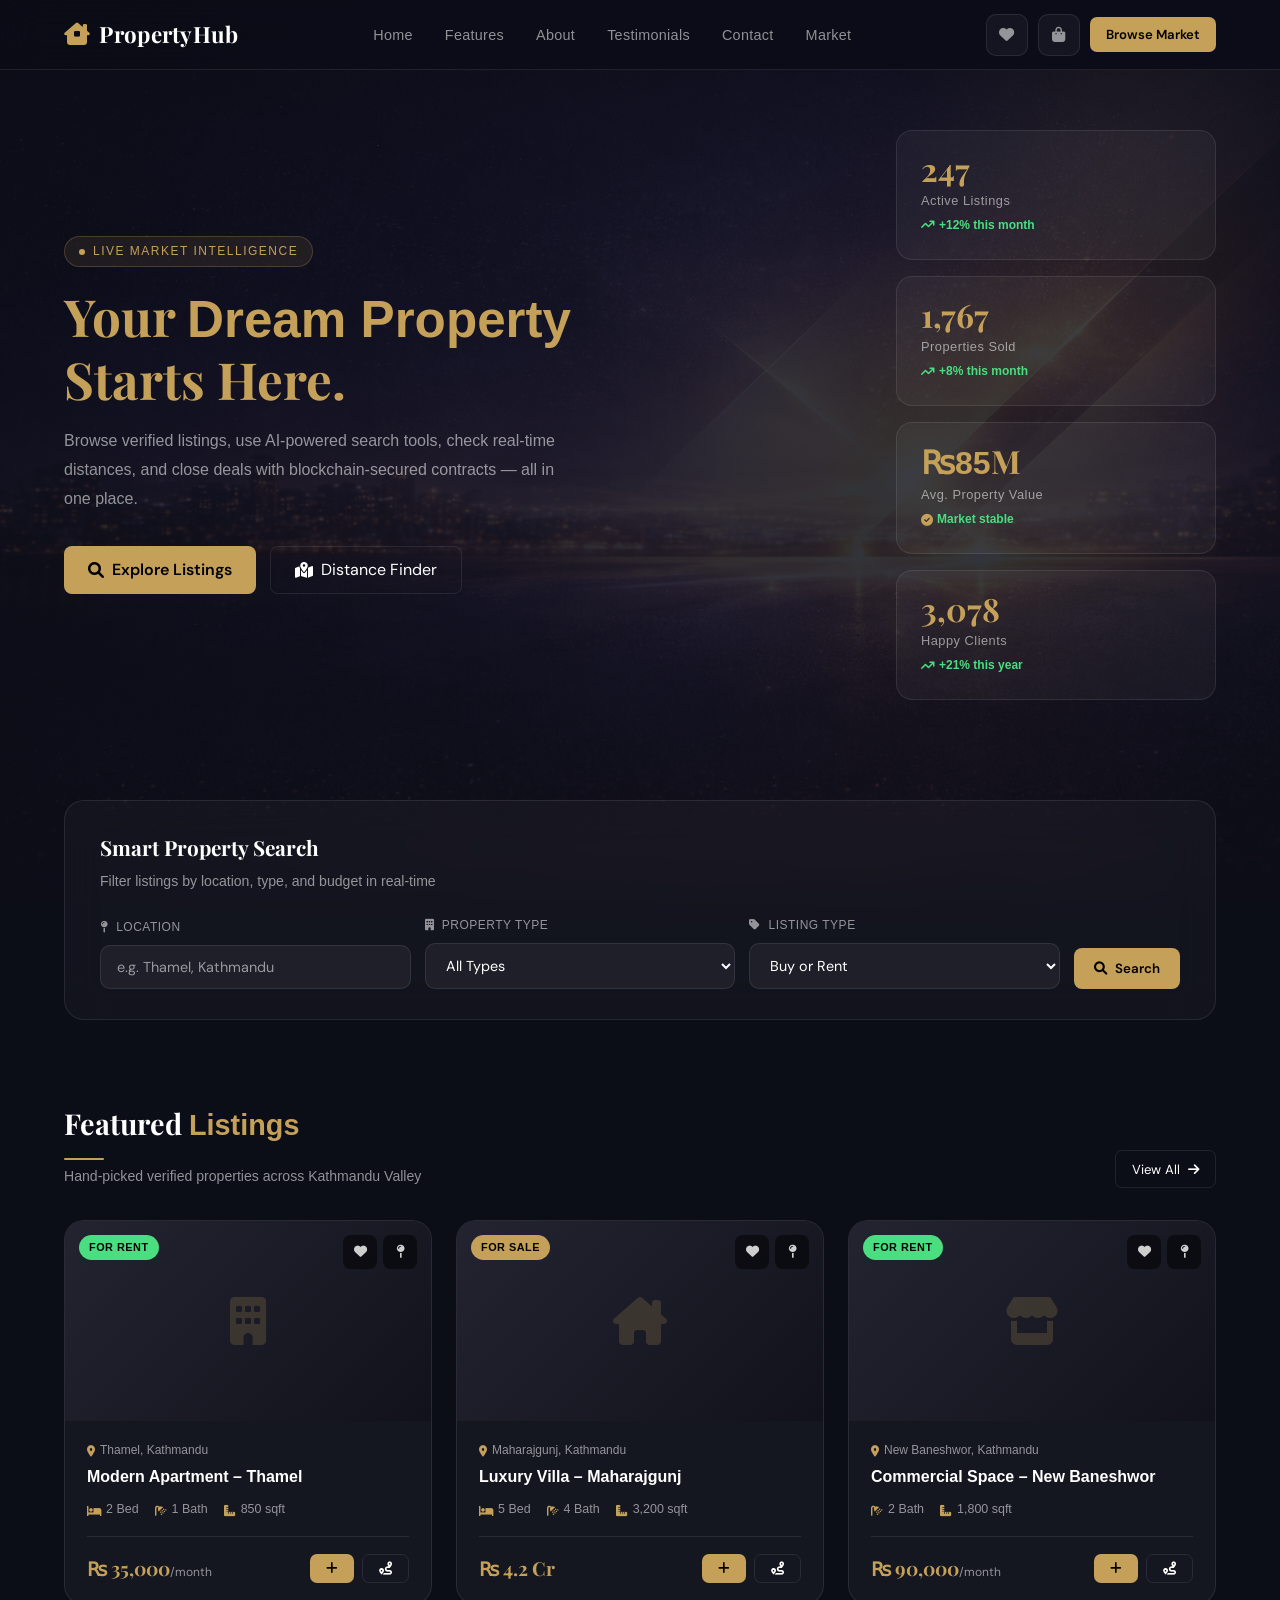
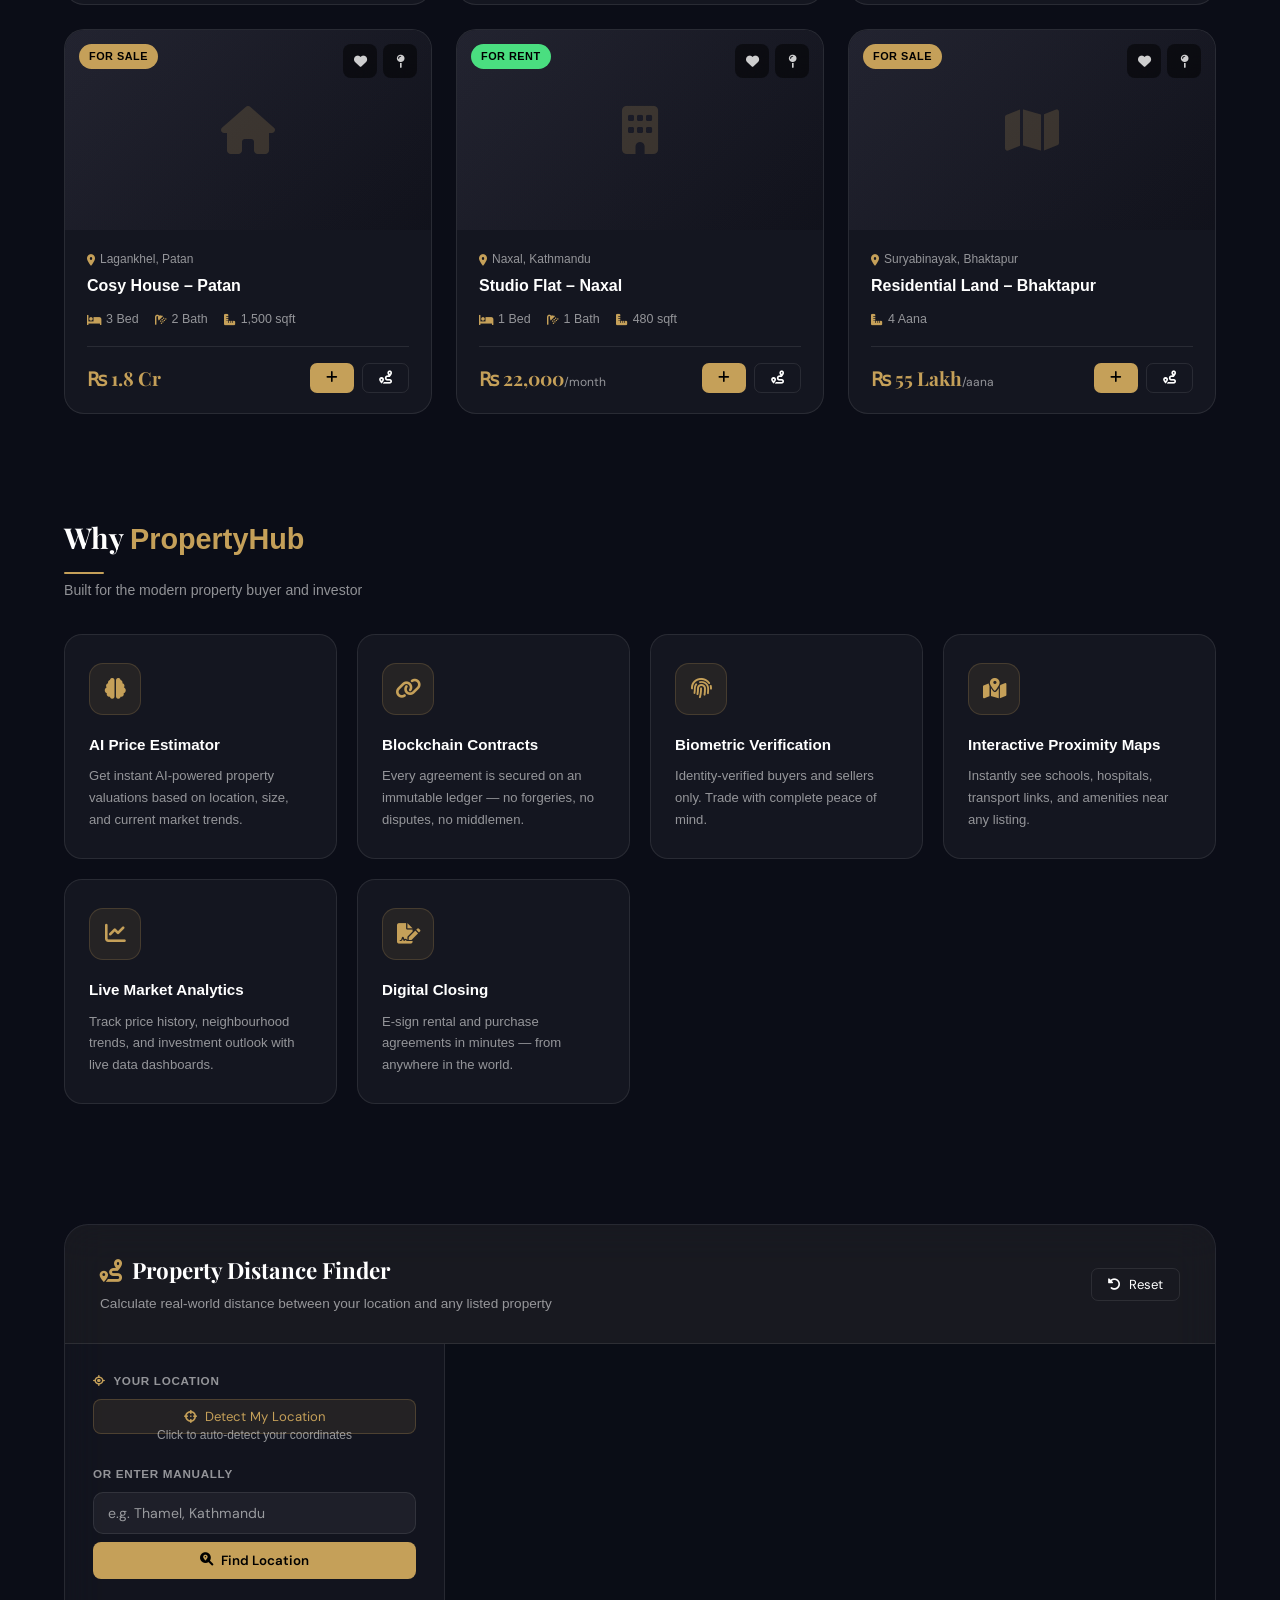
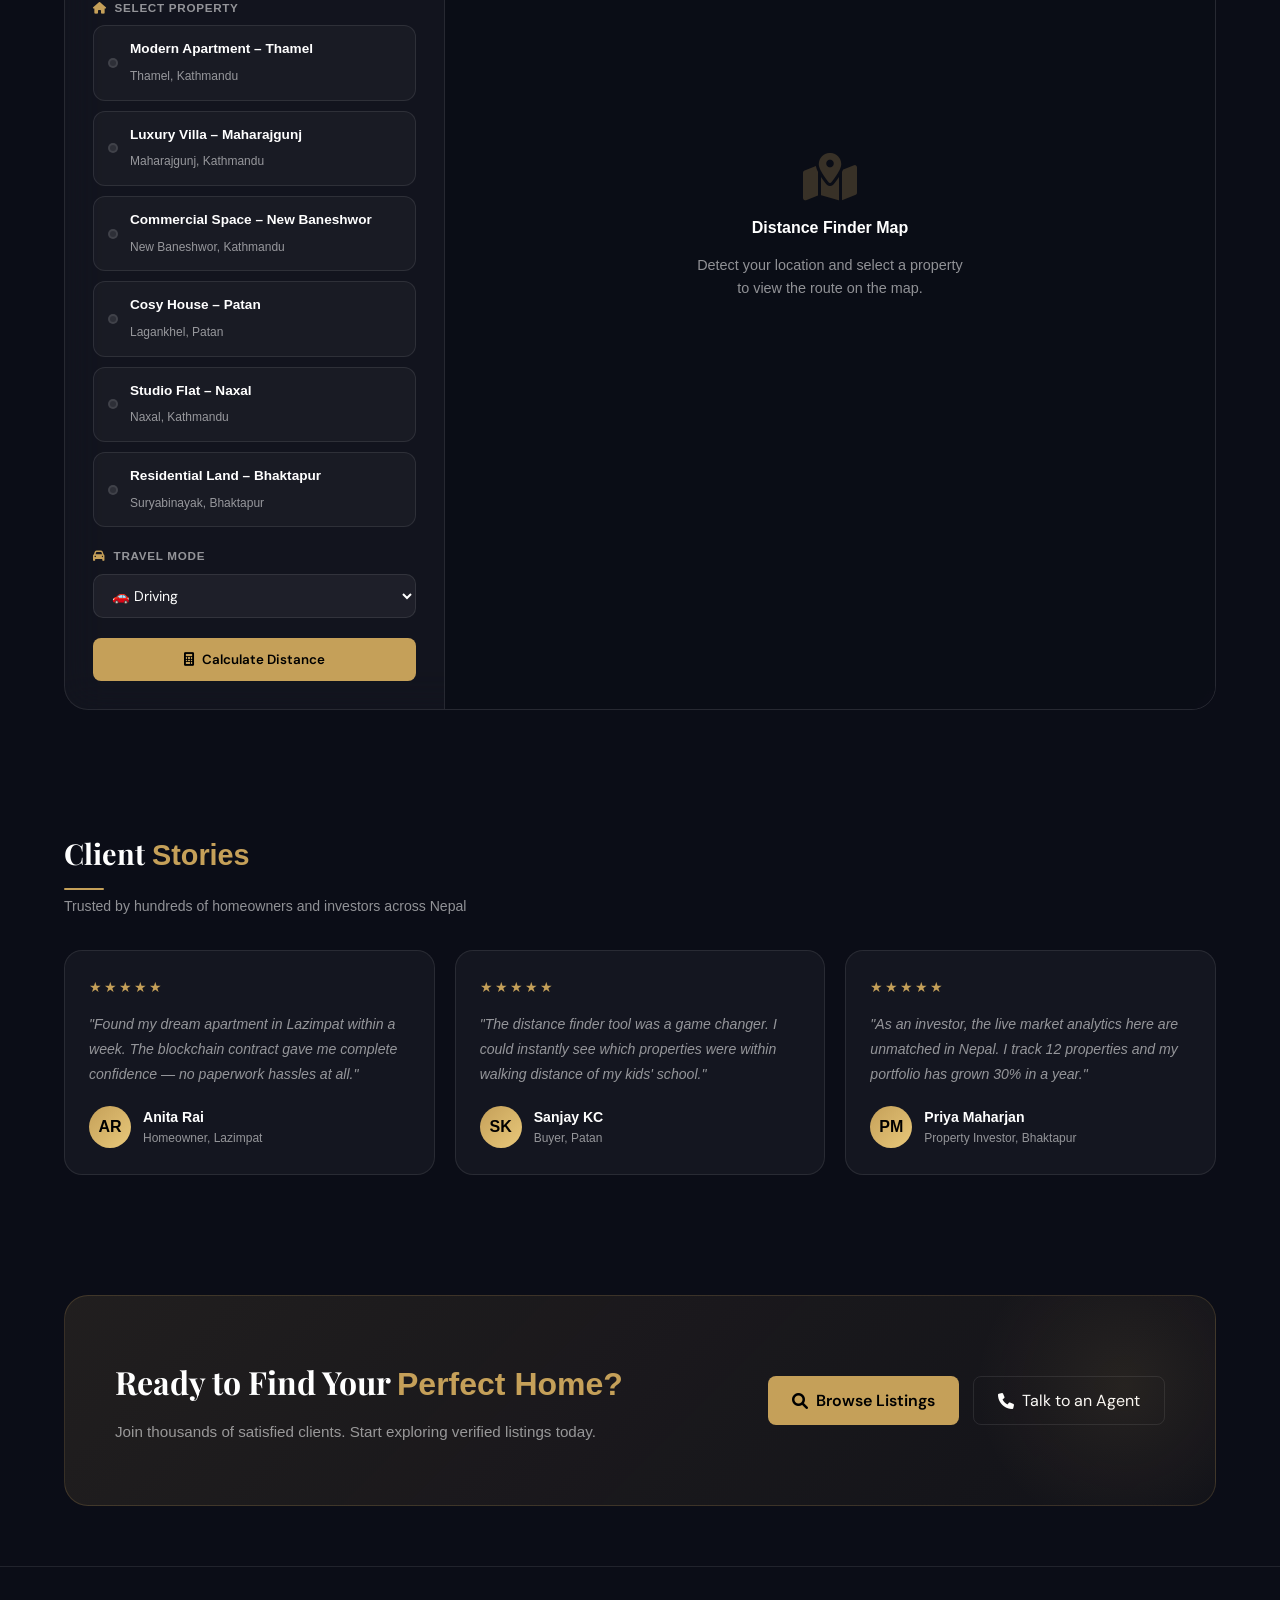
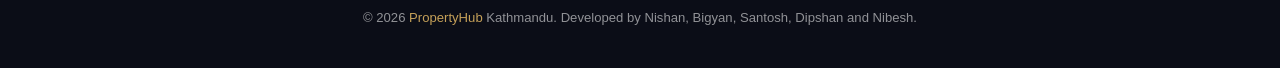
<file: propertyhub.html>
<!DOCTYPE html>
<html lang="en">
<head>
  <meta charset="UTF-8">
  <meta name="viewport" content="width=device-width, initial-scale=1.0">
  <title>PropertyHub | Dashboard</title>
  <link rel="stylesheet" href="style.css">
  <link rel="stylesheet" href="https://cdnjs.cloudflare.com/ajax/libs/font-awesome/6.0.0/css/all.min.css">
  <link href="https://fonts.googleapis.com/css2?family=Playfair+Display:wght@400;700&family=DM+Sans:wght@300;400;500;600&display=swap" rel="stylesheet">
  <style>
    /* ── CSS VARIABLES ── */
    :root {
      --primary-gold: #c5a059;
      --gold-light: #e8c87a;
      --gold-glow: rgba(197,160,89,0.18);
      --dark-bg: #0b0d17;
      --glass-bg: rgba(255,255,255,0.04);
      --glass-border: rgba(255,255,255,0.09);
      --text-main: #ffffff;
      --text-dim: rgba(255,255,255,0.55);
      --nav-height: 70px;
      --transition: all 0.35s cubic-bezier(0.4,0,0.2,1);
      --radius: 18px;
      --shadow-gold: 0 8px 32px rgba(197,160,89,0.15);
    }

    *, *::before, *::after { box-sizing: border-box; margin: 0; padding: 0; }

    body {
      background: var(--dark-bg);
      color: var(--text-main);
      font-family: 'DM Sans', sans-serif;
      overflow-x: hidden;
      line-height: 1.6;
    }

    /* ── PAGE WRAPPER ── */
    .page-wrapper {
      min-height: 100vh;
      background:
        linear-gradient(rgba(11,13,23,0.82), rgba(11,13,23,0.97)),
        url('future.png') center/cover no-repeat fixed;
    }

    /* ── NAVBAR ── */
    nav {
      display: flex;
      justify-content: space-between;
      align-items: center;
      padding: 0 5%;
      height: var(--nav-height);
      background: rgba(11,13,23,0.92);
      backdrop-filter: blur(20px);
      -webkit-backdrop-filter: blur(20px);
      position: fixed;
      width: 100%;
      top: 0;
      z-index: 1000;
      border-bottom: 1px solid var(--glass-border);
      transition: var(--transition);
    }
    nav.scrolled {
      background: rgba(11,13,23,0.98);
      box-shadow: 0 4px 30px rgba(0,0,0,0.4);
    }
    .logo {
      font-size: 1.4rem;
      font-weight: 700;
      display: flex;
      align-items: center;
      gap: 10px;
      color: #fff;
      text-decoration: none;
      font-family: 'Playfair Display', serif;
      letter-spacing: 0.3px;
    }
    .nav-links {
      display: flex;
      gap: 2rem;
      list-style: none;
      align-items: center;
    }
    .nav-links a {
      text-decoration: none;
      color: var(--text-dim);
      font-size: 0.9rem;
      letter-spacing: 0.3px;
      transition: 0.3s;
      padding: 6px 0;
      position: relative;
    }
    .nav-links a::after {
      content: '';
      position: absolute;
      bottom: -2px; left: 0;
      width: 0; height: 2px;
      background: var(--primary-gold);
      transition: width 0.3s ease;
    }
    .nav-links a:hover::after, .nav-links a.active::after { width: 100%; }
    .nav-links a:hover, .nav-links a.active { color: var(--primary-gold); }
    .nav-actions { display: flex; gap: 10px; align-items: center; }
    .nav-icon-btn {
      position: relative;
      background: var(--glass-bg);
      border: 1px solid var(--glass-border);
      color: var(--text-dim);
      width: 42px; height: 42px;
      border-radius: 10px;
      display: flex; align-items: center; justify-content: center;
      cursor: pointer;
      transition: 0.3s;
      font-size: 0.95rem;
    }
    .nav-icon-btn:hover {
      border-color: var(--primary-gold);
      color: var(--primary-gold);
      background: rgba(197,160,89,0.08);
    }
    .nav-badge {
      position: absolute;
      top: -6px; right: -6px;
      background: var(--primary-gold);
      color: #000;
      font-size: 0.6rem;
      font-weight: bold;
      width: 18px; height: 18px;
      border-radius: 50%;
      display: flex; align-items: center; justify-content: center;
      opacity: 0;
      transform: scale(0);
      transition: 0.2s ease;
    }
    .nav-badge.visible { opacity: 1; transform: scale(1); }
    .hamburger {
      display: none;
      flex-direction: column;
      gap: 5px;
      cursor: pointer;
      padding: 5px;
      z-index: 1001;
    }
    .hamburger span {
      display: block;
      width: 24px; height: 2px;
      background: var(--text-dim);
      border-radius: 2px;
      transition: 0.3s ease;
    }
    .hamburger.open span:nth-child(1) { transform: translateY(7px) rotate(45deg); background: var(--primary-gold); }
    .hamburger.open span:nth-child(2) { opacity: 0; }
    .hamburger.open span:nth-child(3) { transform: translateY(-7px) rotate(-45deg); background: var(--primary-gold); }

    /* ── SIDE PANELS ── */
    .side-panel-overlay {
      position: fixed; inset: 0;
      background: rgba(0,0,0,0.6);
      z-index: 2000;
      opacity: 0; pointer-events: none;
      transition: opacity 0.3s;
    }
    .side-panel-overlay.open { opacity: 1; pointer-events: all; }
    .side-panel {
      position: fixed;
      top: 0; right: -420px;
      width: min(400px, 100vw);
      height: 100vh;
      background: #10121e;
      border-left: 1px solid var(--glass-border);
      z-index: 2001;
      transition: right 0.35s cubic-bezier(0.4,0,0.2,1);
      display: flex; flex-direction: column;
    }
    .side-panel.open { right: 0; }
    .side-panel-header {
      padding: 25px 28px;
      border-bottom: 1px solid var(--glass-border);
      display: flex; justify-content: space-between; align-items: center;
      background: rgba(197,160,89,0.04);
    }
    .side-panel-header h3 { color: var(--primary-gold); font-size: 1.1rem; letter-spacing: 0.5px; }
    .close-panel {
      background: none; border: none; color: var(--text-dim);
      font-size: 1.2rem; cursor: pointer; transition: 0.2s; padding: 5px;
    }
    .close-panel:hover { color: #fff; }
    .side-panel-body { flex: 1; overflow-y: auto; padding: 20px 28px; }
    .panel-empty {
      text-align: center; padding: 60px 20px;
      color: var(--text-dim); font-size: 0.9rem;
    }
    .panel-empty i { font-size: 3rem; color: rgba(197,160,89,0.2); display: block; margin-bottom: 15px; }
    .panel-item {
      display: flex; align-items: center; gap: 14px;
      background: var(--glass-bg); border: 1px solid var(--glass-border);
      border-radius: 14px; padding: 14px; margin-bottom: 12px;
      transition: 0.2s;
    }
    .panel-item:hover { border-color: var(--primary-gold); }
    .panel-item-img {
      width: 60px; height: 60px; border-radius: 10px;
      background: var(--glass-bg); flex-shrink: 0;
    }
    .panel-item-info { flex: 1; min-width: 0; }
    .panel-item-info h4 { font-size: 0.88rem; color: #fff; margin-bottom: 4px; white-space: nowrap; overflow: hidden; text-overflow: ellipsis; }
    .panel-item-info span { font-size: 0.8rem; color: var(--primary-gold); font-weight: bold; }
    .panel-item-remove {
      background: none; border: none; color: var(--text-dim);
      cursor: pointer; font-size: 0.85rem; transition: 0.2s; padding: 5px;
    }
    .panel-item-remove:hover { color: #ff6b6b; }
    .side-panel-footer { padding: 20px 28px; border-top: 1px solid var(--glass-border); }

    /* ── BTN ── */
    .btn-gold {
      background: var(--primary-gold);
      color: #000;
      padding: 0.65rem 1.5rem;
      border-radius: 8px;
      border: none;
      font-weight: 600;
      cursor: pointer;
      transition: 0.3s;
      text-decoration: none;
      font-family: 'DM Sans', sans-serif;
      display: inline-flex;
      align-items: center;
      gap: 8px;
    }
    .btn-gold:hover {
      transform: translateY(-2px);
      box-shadow: var(--shadow-gold);
      background: var(--gold-light);
    }
    .btn-outline {
      background: transparent;
      color: var(--text-main);
      border: 1px solid var(--glass-border);
      padding: 0.65rem 1.5rem;
      border-radius: 8px;
      cursor: pointer;
      transition: 0.3s;
      text-decoration: none;
      font-family: 'DM Sans', sans-serif;
      display: inline-flex;
      align-items: center;
      gap: 8px;
    }
    .btn-outline:hover {
      background: var(--glass-bg);
      border-color: var(--primary-gold);
      color: var(--primary-gold);
      transform: translateY(-2px);
    }
    .btn-sm {
      padding: 0.45rem 1rem;
      font-size: 0.82rem;
      border-radius: 7px;
    }

    /* ── CONTAINER ── */
    .container {
      max-width: 1280px;
      margin: 0 auto;
      padding: 0 5%;
    }

    /* ── HERO BANNER ── */
    .hero-banner {
      padding-top: calc(var(--nav-height) + 60px);
      padding-bottom: 60px;
      position: relative;
      overflow: hidden;
    }
    .hero-banner::before {
      content: '';
      position: absolute;
      top: -100px; right: -100px;
      width: 500px; height: 500px;
      background: radial-gradient(circle, rgba(197,160,89,0.07) 0%, transparent 70%);
      pointer-events: none;
    }
    .hero-inner {
      display: flex;
      align-items: center;
      gap: 60px;
    }
    .hero-left { flex: 1; }
    .hero-right {
      flex: 0 0 320px;
      display: flex;
      flex-direction: column;
      gap: 16px;
    }
    .hero-eyebrow {
      display: inline-flex;
      align-items: center;
      gap: 8px;
      background: rgba(197,160,89,0.1);
      border: 1px solid rgba(197,160,89,0.25);
      border-radius: 50px;
      padding: 5px 14px;
      font-size: 0.75rem;
      font-weight: 500;
      color: var(--primary-gold);
      letter-spacing: 1.5px;
      text-transform: uppercase;
      margin-bottom: 20px;
    }
    .hero-eyebrow span {
      width: 6px; height: 6px;
      background: var(--primary-gold);
      border-radius: 50%;
      animation: pulse-dot 2s infinite;
    }
    @keyframes pulse-dot {
      0%,100% { opacity: 1; transform: scale(1); }
      50% { opacity: 0.4; transform: scale(0.8); }
    }
    .hero-title {
      font-family: 'Playfair Display', serif;
      font-size: clamp(2rem, 4vw, 3.2rem);
      line-height: 1.15;
      font-weight: 700;
      margin-bottom: 18px;
    }
    .hero-title .accent { color: var(--primary-gold); }
    .hero-subtitle {
      color: var(--text-dim);
      font-size: 1rem;
      line-height: 1.8;
      max-width: 520px;
      margin-bottom: 32px;
    }
    .hero-actions { display: flex; gap: 14px; flex-wrap: wrap; }

    /* Stat cards in hero */
    .stat-card {
      background: var(--glass-bg);
      border: 1px solid var(--glass-border);
      border-radius: 16px;
      padding: 22px 24px;
      transition: var(--transition);
      position: relative;
      overflow: hidden;
    }
    .stat-card::before {
      content: '';
      position: absolute;
      top: 0; left: 0; right: 0;
      height: 2px;
      background: linear-gradient(90deg, var(--primary-gold), transparent);
      opacity: 0;
      transition: 0.3s;
    }
    .stat-card:hover { border-color: rgba(197,160,89,0.4); transform: translateY(-4px); }
    .stat-card:hover::before { opacity: 1; }
    .stat-number {
      font-family: 'Playfair Display', serif;
      font-size: 2rem;
      font-weight: 700;
      color: var(--primary-gold);
      line-height: 1;
      margin-bottom: 6px;
    }
    .stat-label {
      color: var(--text-dim);
      font-size: 0.8rem;
      letter-spacing: 0.5px;
    }
    .stat-change {
      display: inline-flex;
      align-items: center;
      gap: 4px;
      font-size: 0.75rem;
      font-weight: 600;
      color: #4ade80;
      margin-top: 4px;
    }

    /* ── SECTION HEADER ── */
    .section-header {
      display: flex;
      justify-content: space-between;
      align-items: flex-end;
      margin-bottom: 32px;
    }
    .section-title {
      font-family: 'Playfair Display', serif;
      font-size: 1.8rem;
      font-weight: 700;
      color: #fff;
    }
    .section-title span { color: var(--primary-gold); }
    .section-sub {
      color: var(--text-dim);
      font-size: 0.88rem;
      margin-top: 5px;
    }
    .gold-divider {
      width: 40px; height: 2px;
      background: var(--primary-gold);
      margin: 10px 0 0;
      border-radius: 2px;
    }

    /* ── SEARCH BAR ── */
    .search-section {
      padding: 40px 0;
    }
    .search-glass {
      background: rgba(255,255,255,0.03);
      border: 1px solid var(--glass-border);
      border-radius: 20px;
      padding: 30px 35px;
      backdrop-filter: blur(20px);
    }
    .search-row {
      display: grid;
      grid-template-columns: 1fr 1fr 1fr auto;
      gap: 14px;
      align-items: end;
    }
    .search-field label {
      display: block;
      font-size: 0.75rem;
      color: var(--text-dim);
      letter-spacing: 0.5px;
      text-transform: uppercase;
      margin-bottom: 8px;
      font-weight: 500;
    }
    .search-field input,
    .search-field select {
      width: 100%;
      background: rgba(255,255,255,0.05);
      border: 1px solid var(--glass-border);
      border-radius: 10px;
      padding: 12px 16px;
      color: #fff;
      font-size: 0.9rem;
      font-family: 'DM Sans', sans-serif;
      outline: none;
      transition: 0.3s;
    }
    .search-field input::placeholder { color: var(--text-dim); }
    .search-field input:focus,
    .search-field select:focus {
      border-color: var(--primary-gold);
      background: rgba(197,160,89,0.05);
      box-shadow: 0 0 0 3px rgba(197,160,89,0.1);
    }
    .search-field select option { background: #10121e; }

    /* ── PROPERTY GRID ── */
    .properties-section { padding: 40px 0; }
    .property-grid {
      display: grid;
      grid-template-columns: repeat(auto-fill, minmax(340px, 1fr));
      gap: 24px;
    }
    .property-card {
      background: var(--glass-bg);
      border: 1px solid var(--glass-border);
      border-radius: 20px;
      overflow: hidden;
      transition: var(--transition);
      cursor: pointer;
      animation: fadeSlideUp 0.6s ease both;
    }
    .property-card:hover {
      border-color: rgba(197,160,89,0.4);
      transform: translateY(-8px);
      box-shadow: 0 20px 60px rgba(0,0,0,0.3), var(--shadow-gold);
    }
    @keyframes fadeSlideUp {
      from { opacity: 0; transform: translateY(30px); }
      to { opacity: 1; transform: translateY(0); }
    }
    .property-card:nth-child(1) { animation-delay: 0.1s; }
    .property-card:nth-child(2) { animation-delay: 0.2s; }
    .property-card:nth-child(3) { animation-delay: 0.3s; }
    .property-card:nth-child(4) { animation-delay: 0.4s; }
    .property-card:nth-child(5) { animation-delay: 0.5s; }
    .property-card:nth-child(6) { animation-delay: 0.6s; }
    .card-image {
      position: relative;
      height: 200px;
      overflow: hidden;
      background: linear-gradient(135deg, #1a1d2e 0%, #0d0f1a 100%);
    }
    .card-image img {
      width: 100%; height: 100%;
      object-fit: cover;
      transition: transform 0.5s ease;
    }
    .property-card:hover .card-image img { transform: scale(1.08); }
    .card-badge {
      position: absolute;
      top: 14px; left: 14px;
      background: var(--primary-gold);
      color: #000;
      font-size: 0.68rem;
      font-weight: 700;
      padding: 4px 10px;
      border-radius: 50px;
      letter-spacing: 0.5px;
      text-transform: uppercase;
    }
    .card-badge.rent { background: #4ade80; }
    .card-badge.sold { background: #64748b; }
    .card-actions-top {
      position: absolute;
      top: 14px; right: 14px;
      display: flex;
      gap: 6px;
    }
    .card-action-btn {
      width: 34px; height: 34px;
      background: rgba(0,0,0,0.5);
      backdrop-filter: blur(8px);
      border: 1px solid rgba(255,255,255,0.15);
      border-radius: 8px;
      color: rgba(255,255,255,0.8);
      display: flex; align-items: center; justify-content: center;
      cursor: pointer;
      font-size: 0.82rem;
      transition: 0.2s;
      border: none;
    }
    .card-action-btn:hover { background: var(--primary-gold); color: #000; }
    .card-action-btn.active { color: #ff6b6b; }
    .card-body { padding: 20px 22px; }
    .card-location {
      font-size: 0.75rem;
      color: var(--text-dim);
      margin-bottom: 6px;
      display: flex;
      align-items: center;
      gap: 5px;
    }
    .card-location i { color: var(--primary-gold); font-size: 0.7rem; }
    .card-title {
      font-size: 1rem;
      font-weight: 600;
      color: #fff;
      margin-bottom: 12px;
      line-height: 1.4;
    }
    .card-specs {
      display: flex;
      gap: 16px;
      margin-bottom: 16px;
    }
    .spec {
      display: flex;
      align-items: center;
      gap: 5px;
      font-size: 0.78rem;
      color: var(--text-dim);
    }
    .spec i { color: var(--primary-gold); font-size: 0.72rem; }
    .card-footer {
      display: flex;
      justify-content: space-between;
      align-items: center;
      padding-top: 16px;
      border-top: 1px solid var(--glass-border);
    }
    .card-price {
      font-family: 'Playfair Display', serif;
      font-size: 1.2rem;
      font-weight: 700;
      color: var(--primary-gold);
    }
    .card-price span { font-size: 0.75rem; font-family: 'DM Sans', sans-serif; color: var(--text-dim); font-weight: 400; }
    .card-cta-row {
      display: flex;
      gap: 8px;
    }

    /* ── PLACEHOLDER CARD IMAGE ── */
    .img-placeholder {
      width: 100%; height: 100%;
      display: flex;
      align-items: center;
      justify-content: center;
      font-size: 3rem;
      color: rgba(197,160,89,0.2);
      background: linear-gradient(135deg, rgba(197,160,89,0.05), rgba(197,160,89,0.02));
    }

    /* ── FEATURES SECTION ── */
    .features-section { padding: 60px 0; }
    .features-grid {
      display: grid;
      grid-template-columns: repeat(auto-fit, minmax(250px, 1fr));
      gap: 20px;
      margin-top: 32px;
    }
    .feature-card {
      background: var(--glass-bg);
      border: 1px solid var(--glass-border);
      border-radius: 18px;
      padding: 28px 24px;
      transition: var(--transition);
      animation: fadeSlideUp 0.6s ease both;
    }
    .feature-card:hover {
      border-color: rgba(197,160,89,0.4);
      transform: translateY(-5px);
    }
    .feature-icon {
      width: 52px; height: 52px;
      background: rgba(197,160,89,0.1);
      border: 1px solid rgba(197,160,89,0.2);
      border-radius: 14px;
      display: flex; align-items: center; justify-content: center;
      font-size: 1.3rem;
      color: var(--primary-gold);
      margin-bottom: 18px;
      transition: 0.3s;
    }
    .feature-card:hover .feature-icon {
      background: rgba(197,160,89,0.18);
      transform: rotate(-5deg) scale(1.05);
    }
    .feature-card h3 { font-size: 0.95rem; font-weight: 600; margin-bottom: 8px; }
    .feature-card p { font-size: 0.82rem; color: var(--text-dim); line-height: 1.65; }

    /* ── MAP SECTION ── */
    .map-section { padding: 60px 0; }
    .map-wrapper {
      background: rgba(255,255,255,0.03);
      border: 1px solid var(--glass-border);
      border-radius: 24px;
      overflow: hidden;
      backdrop-filter: blur(20px);
    }
    .map-header {
      padding: 28px 35px;
      border-bottom: 1px solid var(--glass-border);
      display: flex;
      justify-content: space-between;
      align-items: center;
      background: rgba(197,160,89,0.03);
      flex-wrap: wrap;
      gap: 16px;
    }
    .map-header-left h2 {
      font-family: 'Playfair Display', serif;
      font-size: 1.4rem;
      color: #fff;
      margin-bottom: 4px;
    }
    .map-header-left p { color: var(--text-dim); font-size: 0.85rem; }
    .map-body {
      display: grid;
      grid-template-columns: 380px 1fr;
      min-height: 560px;
    }
    .map-controls {
      padding: 28px;
      border-right: 1px solid var(--glass-border);
      display: flex;
      flex-direction: column;
      gap: 20px;
      overflow-y: auto;
    }
    .map-controls::-webkit-scrollbar { width: 4px; }
    .map-controls::-webkit-scrollbar-thumb { background: var(--glass-border); border-radius: 10px; }
    .control-group label {
      display: block;
      font-size: 0.73rem;
      color: var(--text-dim);
      letter-spacing: 0.7px;
      text-transform: uppercase;
      font-weight: 600;
      margin-bottom: 8px;
    }
    .control-group input,
    .control-group select {
      width: 100%;
      background: rgba(255,255,255,0.05);
      border: 1px solid var(--glass-border);
      border-radius: 10px;
      padding: 11px 14px;
      color: #fff;
      font-size: 0.88rem;
      font-family: 'DM Sans', sans-serif;
      outline: none;
      transition: 0.3s;
    }
    .control-group input::placeholder { color: var(--text-dim); }
    .control-group input:focus,
    .control-group select:focus {
      border-color: var(--primary-gold);
      background: rgba(197,160,89,0.05);
      box-shadow: 0 0 0 3px rgba(197,160,89,0.1);
    }
    .control-group select option { background: #10121e; }
    .property-select-cards {
      display: flex;
      flex-direction: column;
      gap: 10px;
    }
    .prop-select-card {
      background: rgba(255,255,255,0.03);
      border: 1.5px solid var(--glass-border);
      border-radius: 12px;
      padding: 12px 14px;
      cursor: pointer;
      transition: 0.25s;
      display: flex;
      align-items: center;
      gap: 12px;
    }
    .prop-select-card.selected,
    .prop-select-card:hover {
      border-color: var(--primary-gold);
      background: rgba(197,160,89,0.07);
    }
    .prop-select-card.selected::before {
      content: '';
    }
    .prop-dot {
      width: 10px; height: 10px;
      border-radius: 50%;
      flex-shrink: 0;
      background: var(--glass-border);
      border: 2px solid var(--glass-border);
      transition: 0.2s;
    }
    .prop-select-card.selected .prop-dot {
      background: var(--primary-gold);
      border-color: var(--primary-gold);
      box-shadow: 0 0 8px rgba(197,160,89,0.5);
    }
    .prop-select-info h4 { font-size: 0.85rem; font-weight: 600; margin-bottom: 2px; }
    .prop-select-info span { font-size: 0.75rem; color: var(--text-dim); }
    .distance-result-box {
      background: rgba(197,160,89,0.08);
      border: 1px solid rgba(197,160,89,0.2);
      border-radius: 14px;
      padding: 18px 20px;
      display: none;
      animation: fadeSlideUp 0.4s ease both;
    }
    .distance-result-box.show { display: block; }
    .distance-result-box h4 {
      font-size: 0.8rem;
      color: var(--text-dim);
      letter-spacing: 0.5px;
      text-transform: uppercase;
      margin-bottom: 10px;
      display: flex;
      align-items: center;
      gap: 6px;
    }
    .distance-result-box h4 i { color: var(--primary-gold); }
    .distance-value {
      font-family: 'Playfair Display', serif;
      font-size: 2.2rem;
      font-weight: 700;
      color: var(--primary-gold);
      line-height: 1;
      margin-bottom: 4px;
    }
    .distance-sub {
      font-size: 0.8rem;
      color: var(--text-dim);
      margin-bottom: 14px;
    }
    .distance-breakdown {
      display: grid;
      grid-template-columns: 1fr 1fr;
      gap: 10px;
    }
    .dist-item {
      background: rgba(255,255,255,0.04);
      border: 1px solid var(--glass-border);
      border-radius: 10px;
      padding: 12px 14px;
    }
    .dist-item-label {
      font-size: 0.7rem;
      color: var(--text-dim);
      letter-spacing: 0.4px;
      text-transform: uppercase;
      margin-bottom: 5px;
    }
    .dist-item-value {
      font-size: 0.92rem;
      font-weight: 600;
      color: #fff;
      display: flex;
      align-items: center;
      gap: 5px;
    }
    .dist-item-value i { color: var(--primary-gold); font-size: 0.75rem; }
    .map-frame {
      position: relative;
      min-height: 560px;
      background: #0d0f1a;
    }
    #map-iframe {
      width: 100%;
      height: 100%;
      border: none;
      min-height: 560px;
    }
    .map-overlay-msg {
      position: absolute;
      inset: 0;
      display: flex;
      flex-direction: column;
      align-items: center;
      justify-content: center;
      gap: 14px;
      background: rgba(11,13,23,0.85);
      backdrop-filter: blur(4px);
      color: var(--text-dim);
      font-size: 0.9rem;
      text-align: center;
      padding: 20px;
      transition: opacity 0.3s;
    }
    .map-overlay-msg i {
      font-size: 3rem;
      color: rgba(197,160,89,0.25);
      display: block;
    }
    .map-overlay-msg.hidden { opacity: 0; pointer-events: none; }
    .locate-btn {
      display: flex;
      align-items: center;
      gap: 8px;
      font-size: 0.82rem;
      background: rgba(197,160,89,0.1);
      border: 1px solid rgba(197,160,89,0.25);
      color: var(--primary-gold);
      padding: 8px 14px;
      border-radius: 8px;
      cursor: pointer;
      transition: 0.2s;
      width: 100%;
      justify-content: center;
      font-family: 'DM Sans', sans-serif;
    }
    .locate-btn:hover { background: rgba(197,160,89,0.18); }
    .locate-status {
      font-size: 0.75rem;
      color: var(--text-dim);
      text-align: center;
      margin-top: -8px;
    }
    .locate-status.success { color: #4ade80; }
    .locate-status.error { color: #f87171; }

    /* ── TESTIMONIALS ── */
    .testimonials-section { padding: 60px 0; }
    .testimonials-grid {
      display: grid;
      grid-template-columns: repeat(auto-fit, minmax(300px, 1fr));
      gap: 20px;
      margin-top: 32px;
    }
    .testimonial-card {
      background: var(--glass-bg);
      border: 1px solid var(--glass-border);
      border-radius: 18px;
      padding: 26px 24px;
      transition: var(--transition);
      animation: fadeSlideUp 0.6s ease both;
    }
    .testimonial-card:hover {
      border-color: rgba(197,160,89,0.3);
      transform: translateY(-4px);
    }
    .testimonial-card:nth-child(2) { animation-delay: 0.15s; }
    .testimonial-card:nth-child(3) { animation-delay: 0.3s; }
    .stars { color: var(--primary-gold); font-size: 0.85rem; margin-bottom: 14px; letter-spacing: 2px; }
    .testimonial-text {
      font-size: 0.88rem;
      color: var(--text-dim);
      line-height: 1.75;
      margin-bottom: 20px;
      font-style: italic;
    }
    .testimonial-author {
      display: flex;
      align-items: center;
      gap: 12px;
    }
    .author-avatar {
      width: 42px; height: 42px;
      border-radius: 50%;
      background: linear-gradient(135deg, var(--primary-gold), var(--gold-light));
      display: flex; align-items: center; justify-content: center;
      font-weight: 700;
      font-size: 1rem;
      color: #000;
      flex-shrink: 0;
    }
    .author-name { font-size: 0.88rem; font-weight: 600; color: #fff; }
    .author-role { font-size: 0.75rem; color: var(--text-dim); }

    /* ── CTA BANNER ── */
    .cta-section { padding: 60px 0; }
    .cta-banner {
      background: linear-gradient(135deg, rgba(197,160,89,0.12), rgba(197,160,89,0.04));
      border: 1px solid rgba(197,160,89,0.2);
      border-radius: 24px;
      padding: 60px 50px;
      display: flex;
      justify-content: space-between;
      align-items: center;
      gap: 40px;
      flex-wrap: wrap;
      position: relative;
      overflow: hidden;
    }
    .cta-banner::before {
      content: '';
      position: absolute;
      top: -60px; right: -60px;
      width: 300px; height: 300px;
      background: radial-gradient(circle, rgba(197,160,89,0.1), transparent 70%);
      pointer-events: none;
    }
    .cta-left h2 {
      font-family: 'Playfair Display', serif;
      font-size: 2rem;
      margin-bottom: 10px;
    }
    .cta-left p { color: var(--text-dim); font-size: 0.95rem; }

    /* ── FOOTER ── */
    footer.op {
      text-align: center;
      padding: 40px;
      color: var(--text-dim);
      font-size: 0.82rem;
      border-top: 1px solid var(--glass-border);
    }
    footer.op span { color: var(--primary-gold); }

    /* ── TOAST ── */
    .toast {
      position: fixed;
      bottom: 30px; left: 50%;
      transform: translateX(-50%) translateY(20px);
      background: #10121e;
      border: 1px solid var(--glass-border);
      padding: 14px 24px;
      border-radius: 12px;
      color: #fff;
      z-index: 3000;
      opacity: 0;
      transition: 0.3s;
      white-space: nowrap;
      font-size: 0.88rem;
      box-shadow: 0 8px 30px rgba(0,0,0,0.4);
      pointer-events: none;
    }
    .toast i { color: var(--primary-gold); margin-right: 6px; }
    .toast.show { opacity: 1; transform: translateX(-50%) translateY(0); }

    /* ── SCROLL ANIMATIONS ── */
    .reveal {
      opacity: 0;
      transform: translateY(24px);
      transition: opacity 0.7s ease, transform 0.7s ease;
    }
    .reveal.visible {
      opacity: 1;
      transform: none;
    }

    /* ── RESPONSIVE ── */
    @media (max-width: 1024px) {
      .map-body { grid-template-columns: 1fr; }
      .map-controls { border-right: none; border-bottom: 1px solid var(--glass-border); }
    }
    @media (max-width: 900px) {
      .hero-inner { flex-direction: column; gap: 40px; }
      .hero-right { flex: none; width: 100%; display: grid; grid-template-columns: 1fr 1fr; }
      .search-row { grid-template-columns: 1fr 1fr; }
      .search-row > *:last-child { grid-column: 1 / -1; }
    }
    @media (max-width: 768px) {
      .hamburger { display: flex; }
      .nav-links {
        position: fixed;
        top: var(--nav-height); left: 0;
        width: 100%;
        flex-direction: column;
        background: rgba(11,13,23,0.98);
        backdrop-filter: blur(20px);
        padding: 20px 0 30px;
        gap: 0;
        border-bottom: 1px solid var(--glass-border);
        transform: translateY(-110%);
        opacity: 0;
        pointer-events: none;
        transition: transform 0.35s cubic-bezier(0.4,0,0.2,1), opacity 0.3s ease;
      }
      .nav-links.mobile-active { transform: translateY(0); opacity: 1; pointer-events: all; }
      .nav-links li { width: 100%; }
      .nav-links a { display: block; padding: 14px 5%; border-bottom: 1px solid var(--glass-border); }
      .nav-links a::after { display: none; }
      .cta-banner { padding: 40px 28px; }
      .map-header { padding: 22px 20px; }
      .map-controls { padding: 20px; }
    }
    @media (max-width: 600px) {
      .hero-right { grid-template-columns: 1fr; }
      .search-row { grid-template-columns: 1fr; }
      .property-grid { grid-template-columns: 1fr; }
      .section-header { flex-direction: column; align-items: flex-start; gap: 10px; }
      .cta-banner { text-align: center; justify-content: center; }
      .distance-breakdown { grid-template-columns: 1fr; }
    }
  </style>
</head>
<body>
<div class="page-wrapper">

  <!-- ── TOAST ── -->
  <div class="toast" id="toast"><i class="fas fa-check-circle"></i><span id="toast-msg">Done!</span></div>

  <!-- ── OVERLAY ── -->
  <div class="side-panel-overlay" id="overlay" onclick="closePanels()"></div>

  <!-- ── FAVOURITES PANEL ── -->
  <div class="side-panel" id="fav-panel">
    <div class="side-panel-header">
      <h3><i class="fas fa-heart"></i> &nbsp;Saved Favourites</h3>
      <button class="close-panel" onclick="closePanels()"><i class="fas fa-xmark"></i></button>
    </div>
    <div class="side-panel-body" id="fav-body">
      <div class="panel-empty" id="fav-empty">
        <i class="fas fa-heart-crack"></i>
        No saved favourites yet.<br>Heart a property to save it here.
      </div>
    </div>
  </div>

  <!-- ── CART PANEL ── -->
  <div class="side-panel" id="cart-panel">
    <div class="side-panel-header">
      <h3><i class="fas fa-shopping-bag"></i> &nbsp;My Cart</h3>
      <button class="close-panel" onclick="closePanels()"><i class="fas fa-xmark"></i></button>
    </div>
    <div class="side-panel-body" id="cart-body">
      <div class="panel-empty" id="cart-empty">
        <i class="fas fa-bag-shopping"></i>
        Your cart is empty.<br>Add properties from the listings below.
      </div>
    </div>
    <div class="side-panel-footer" id="cart-footer" style="display:none;">
      <div style="display:flex;justify-content:space-between;margin-bottom:15px;font-size:0.88rem;color:var(--text-dim);">
        <span id="cart-count-label">0 properties</span>
        <span style="color:var(--primary-gold);font-weight:600;">Selected</span>
      </div>
      <a href="listing.html" class="btn-gold" style="display:block;text-align:center;text-decoration:none;padding:14px;">Go to Market</a>
    </div>
  </div>

  <!-- ── NAV ── -->
  <nav id="mainNav">
    <a href="index.html" class="logo">
      <i class="fas fa-house-chimney-window" style="color:var(--primary-gold);"></i> PropertyHub
    </a>
    <ul class="nav-links" id="navLinks">
      <li><a href="index.html">Home</a></li>
      <li><a href="feature.html">Features</a></li>
      <li><a href="about.html">About</a></li>
      <li><a href="testimonial.html">Testimonials</a></li>
      <li><a href="contact.html">Contact</a></li>
      <li><a href="listing.html">Market</a></li>
    </ul>
    <div class="nav-actions">
      <button class="nav-icon-btn" onclick="openFavPanel()" title="Saved Favourites">
        <i class="fas fa-heart"></i>
        <span class="nav-badge" id="fav-badge">0</span>
      </button>
      <button class="nav-icon-btn" onclick="openCartPanel()" title="Cart">
        <i class="fas fa-shopping-bag"></i>
        <span class="nav-badge" id="cart-badge">0</span>
      </button>
      <a href="listing.html" class="btn-gold btn-sm" style="text-decoration:none;">Browse Market</a>
    </div>
    <div class="hamburger" id="hamburger" role="button" tabindex="0" aria-label="Toggle menu">
      <span></span><span></span><span></span>
    </div>
  </nav>

  <!-- ══════════════════════════════════════
       HERO BANNER
  ══════════════════════════════════════ -->
  <section class="hero-banner">
    <div class="container">
      <div class="hero-inner">
        <div class="hero-left animate">
          <div class="hero-eyebrow">
            <span></span> Live Market Intelligence
          </div>
          <h1 class="hero-title">
            Your <span class="accent">Dream Property</span><br>
            Starts Here.
          </h1>
          <p class="hero-subtitle">
            Browse verified listings, use AI-powered search tools, check real-time distances,
            and close deals with blockchain-secured contracts — all in one place.
          </p>
          <div class="hero-actions">
            <a href="#properties" class="btn-gold"><i class="fas fa-search"></i> Explore Listings</a>
            <a href="#map-section" class="btn-outline"><i class="fas fa-map-location-dot"></i> Distance Finder</a>
          </div>
        </div>
        <div class="hero-right animate" style="animation-delay:0.2s;">
          <div class="stat-card">
            <div class="stat-number" id="count-props">0</div>
            <div class="stat-label">Active Listings</div>
            <div class="stat-change"><i class="fas fa-arrow-trend-up"></i> +12% this month</div>
          </div>
          <div class="stat-card">
            <div class="stat-number" id="count-sold">0</div>
            <div class="stat-label">Properties Sold</div>
            <div class="stat-change"><i class="fas fa-arrow-trend-up"></i> +8% this month</div>
          </div>
          <div class="stat-card">
            <div class="stat-number">₨<span id="count-avg">0</span>M</div>
            <div class="stat-label">Avg. Property Value</div>
            <div class="stat-change"><i class="fas fa-circle-check" style="color:var(--primary-gold)"></i> Market stable</div>
          </div>
          <div class="stat-card">
            <div class="stat-number" id="count-clients">0</div>
            <div class="stat-label">Happy Clients</div>
            <div class="stat-change"><i class="fas fa-arrow-trend-up"></i> +21% this year</div>
          </div>
        </div>
      </div>
    </div>
  </section>

  <!-- ══════════════════════════════════════
       SMART SEARCH
  ══════════════════════════════════════ -->
  <section class="search-section" id="search">
    <div class="container">
      <div class="search-glass reveal">
        <div class="section-header" style="margin-bottom:24px;">
          <div>
            <div class="section-title" style="font-size:1.3rem;">Smart Property Search</div>
            <div class="section-sub">Filter listings by location, type, and budget in real-time</div>
          </div>
        </div>
        <div class="search-row">
          <div class="search-field">
            <label><i class="fas fa-map-pin"></i> &nbsp;Location</label>
            <input type="text" id="search-location" placeholder="e.g. Thamel, Kathmandu" oninput="filterProperties()">
          </div>
          <div class="search-field">
            <label><i class="fas fa-building"></i> &nbsp;Property Type</label>
            <select id="search-type" onchange="filterProperties()">
              <option value="">All Types</option>
              <option value="apartment">Apartment</option>
              <option value="house">House</option>
              <option value="villa">Villa</option>
              <option value="land">Land</option>
              <option value="commercial">Commercial</option>
            </select>
          </div>
          <div class="search-field">
            <label><i class="fas fa-tag"></i> &nbsp;Listing Type</label>
            <select id="search-listing" onchange="filterProperties()">
              <option value="">Buy or Rent</option>
              <option value="buy">For Sale</option>
              <option value="rent">For Rent</option>
            </select>
          </div>
          <div class="search-field">
            <button class="btn-gold" style="width:100%;justify-content:center;padding:12px 20px;" onclick="filterProperties()">
              <i class="fas fa-magnifying-glass"></i> Search
            </button>
          </div>
        </div>
      </div>
    </div>
  </section>

  <!-- ══════════════════════════════════════
       PROPERTY LISTINGS
  ══════════════════════════════════════ -->
  <section class="properties-section" id="properties">
    <div class="container">
      <div class="section-header reveal">
        <div>
          <div class="section-title">Featured <span>Listings</span></div>
          <div class="gold-divider"></div>
          <div class="section-sub">Hand-picked verified properties across Kathmandu Valley</div>
        </div>
        <a href="listing.html" class="btn-outline btn-sm" style="flex-shrink:0;">
          View All <i class="fas fa-arrow-right"></i>
        </a>
      </div>
      <div class="property-grid" id="property-grid">
        <!-- Cards injected by JS -->
      </div>
      <div id="no-results" style="display:none;text-align:center;padding:60px 20px;color:var(--text-dim);">
        <i class="fas fa-house-circle-xmark" style="font-size:3rem;color:rgba(197,160,89,0.2);display:block;margin-bottom:16px;"></i>
        No properties match your search. Try adjusting the filters.
      </div>
    </div>
  </section>

  <!-- ══════════════════════════════════════
       SMART FEATURES
  ══════════════════════════════════════ -->
  <section class="features-section">
    <div class="container">
      <div class="section-header reveal">
        <div>
          <div class="section-title">Why <span>PropertyHub</span></div>
          <div class="gold-divider"></div>
          <div class="section-sub">Built for the modern property buyer and investor</div>
        </div>
      </div>
      <div class="features-grid">
        <div class="feature-card reveal" style="transition-delay:0.05s;">
          <div class="feature-icon"><i class="fas fa-brain"></i></div>
          <h3>AI Price Estimator</h3>
          <p>Get instant AI-powered property valuations based on location, size, and current market trends.</p>
        </div>
        <div class="feature-card reveal" style="transition-delay:0.1s;">
          <div class="feature-icon"><i class="fas fa-link"></i></div>
          <h3>Blockchain Contracts</h3>
          <p>Every agreement is secured on an immutable ledger — no forgeries, no disputes, no middlemen.</p>
        </div>
        <div class="feature-card reveal" style="transition-delay:0.15s;">
          <div class="feature-icon"><i class="fas fa-fingerprint"></i></div>
          <h3>Biometric Verification</h3>
          <p>Identity-verified buyers and sellers only. Trade with complete peace of mind.</p>
        </div>
        <div class="feature-card reveal" style="transition-delay:0.2s;">
          <div class="feature-icon"><i class="fas fa-map-location-dot"></i></div>
          <h3>Interactive Proximity Maps</h3>
          <p>Instantly see schools, hospitals, transport links, and amenities near any listing.</p>
        </div>
        <div class="feature-card reveal" style="transition-delay:0.25s;">
          <div class="feature-icon"><i class="fas fa-chart-line"></i></div>
          <h3>Live Market Analytics</h3>
          <p>Track price history, neighbourhood trends, and investment outlook with live data dashboards.</p>
        </div>
        <div class="feature-card reveal" style="transition-delay:0.3s;">
          <div class="feature-icon"><i class="fas fa-file-signature"></i></div>
          <h3>Digital Closing</h3>
          <p>E-sign rental and purchase agreements in minutes — from anywhere in the world.</p>
        </div>
      </div>
    </div>
  </section>

  <!-- ══════════════════════════════════════
       DISTANCE FINDER MAP
  ══════════════════════════════════════ -->
  <section class="map-section" id="map-section">
    <div class="container">
      <div class="map-wrapper reveal">
        <div class="map-header">
          <div class="map-header-left">
            <h2><i class="fas fa-route" style="color:var(--primary-gold);margin-right:10px;"></i>Property Distance Finder</h2>
            <p>Calculate real-world distance between your location and any listed property</p>
          </div>
          <button class="btn-outline btn-sm" onclick="resetMap()">
            <i class="fas fa-rotate-left"></i> Reset
          </button>
        </div>
        <div class="map-body">
          <!-- Controls -->
          <div class="map-controls">

            <!-- Step 1: Your Location -->
            <div class="control-group">
              <label><i class="fas fa-location-crosshairs" style="color:var(--primary-gold);"></i> &nbsp;Your Location</label>
              <button class="locate-btn" id="locate-btn" onclick="getUserLocation()">
                <i class="fas fa-crosshairs"></i> Detect My Location
              </button>
              <p class="locate-status" id="locate-status">Click to auto-detect your coordinates</p>
            </div>

            <div class="control-group">
              <label>Or Enter Manually</label>
              <input type="text" id="user-address" placeholder="e.g. Thamel, Kathmandu" style="margin-bottom:8px;">
              <button class="btn-gold" style="width:100%;justify-content:center;padding:10px;" onclick="geocodeUserAddress()">
                <i class="fas fa-search-location"></i> Find Location
              </button>
            </div>

            <!-- Step 2: Select Property -->
            <div class="control-group">
              <label><i class="fas fa-house" style="color:var(--primary-gold);"></i> &nbsp;Select Property</label>
              <div class="property-select-cards" id="prop-select-list">
                <!-- Injected by JS -->
              </div>
            </div>

            <!-- Step 3: Travel Mode -->
            <div class="control-group">
              <label><i class="fas fa-car" style="color:var(--primary-gold);"></i> &nbsp;Travel Mode</label>
              <select id="travel-mode">
                <option value="driving">🚗 Driving</option>
                <option value="walking">🚶 Walking</option>
                <option value="bicycling">🚲 Cycling</option>
                <option value="transit">🚌 Public Transit</option>
              </select>
            </div>

            <!-- Calculate Button -->
            <button class="btn-gold" style="width:100%;justify-content:center;padding:13px;" onclick="calculateDistance()">
              <i class="fas fa-calculator"></i> Calculate Distance
            </button>

            <!-- Result Box -->
            <div class="distance-result-box" id="dist-result">
              <h4><i class="fas fa-route"></i> Distance Result</h4>
              <div class="distance-value" id="dist-km">—</div>
              <div class="distance-sub" id="dist-from-to">From your location to selected property</div>
              <div class="distance-breakdown">
                <div class="dist-item">
                  <div class="dist-item-label">Straight Line</div>
                  <div class="dist-item-value"><i class="fas fa-ruler-horizontal"></i><span id="dist-straight">—</span></div>
                </div>
                <div class="dist-item">
                  <div class="dist-item-label">Est. Drive Time</div>
                  <div class="dist-item-value"><i class="fas fa-clock"></i><span id="dist-time">—</span></div>
                </div>
                <div class="dist-item">
                  <div class="dist-item-label">Travel Mode</div>
                  <div class="dist-item-value"><i class="fas fa-car"></i><span id="dist-mode">Driving</span></div>
                </div>
                <div class="dist-item">
                  <div class="dist-item-label">Property</div>
                  <div class="dist-item-value" style="font-size:0.78rem;"><i class="fas fa-building"></i><span id="dist-prop-name">—</span></div>
                </div>
              </div>
              <a id="open-maps-link" href="#" target="_blank" class="btn-gold" style="display:flex;justify-content:center;margin-top:14px;text-decoration:none;padding:11px;">
                <i class="fas fa-map"></i> Open in Google Maps
              </a>
            </div>

          </div>

          <!-- Map Frame -->
          <div class="map-frame">
            <div class="map-overlay-msg" id="map-overlay">
              <i class="fas fa-map-location-dot"></i>
              <strong style="color:#fff;font-size:1rem;">Distance Finder Map</strong>
              <span>Detect your location and select a property<br>to view the route on the map.</span>
            </div>
            <iframe id="map-iframe" title="Property Map" allowfullscreen loading="lazy" referrerpolicy="no-referrer-when-downgrade"></iframe>
          </div>
        </div>
      </div>
    </div>
  </section>

  <!-- ══════════════════════════════════════
       TESTIMONIALS
  ══════════════════════════════════════ -->
  <section class="testimonials-section">
    <div class="container">
      <div class="section-header reveal">
        <div>
          <div class="section-title">Client <span>Stories</span></div>
          <div class="gold-divider"></div>
          <div class="section-sub">Trusted by hundreds of homeowners and investors across Nepal</div>
        </div>
      </div>
      <div class="testimonials-grid">
        <div class="testimonial-card reveal">
          <div class="stars">★★★★★</div>
          <p class="testimonial-text">"Found my dream apartment in Lazimpat within a week. The blockchain contract gave me complete confidence — no paperwork hassles at all."</p>
          <div class="testimonial-author">
            <div class="author-avatar">AR</div>
            <div>
              <div class="author-name">Anita Rai</div>
              <div class="author-role">Homeowner, Lazimpat</div>
            </div>
          </div>
        </div>
        <div class="testimonial-card reveal" style="transition-delay:0.15s;">
          <div class="stars">★★★★★</div>
          <p class="testimonial-text">"The distance finder tool was a game changer. I could instantly see which properties were within walking distance of my kids' school."</p>
          <div class="testimonial-author">
            <div class="author-avatar">SK</div>
            <div>
              <div class="author-name">Sanjay KC</div>
              <div class="author-role">Buyer, Patan</div>
            </div>
          </div>
        </div>
        <div class="testimonial-card reveal" style="transition-delay:0.3s;">
          <div class="stars">★★★★★</div>
          <p class="testimonial-text">"As an investor, the live market analytics here are unmatched in Nepal. I track 12 properties and my portfolio has grown 30% in a year."</p>
          <div class="testimonial-author">
            <div class="author-avatar">PM</div>
            <div>
              <div class="author-name">Priya Maharjan</div>
              <div class="author-role">Property Investor, Bhaktapur</div>
            </div>
          </div>
        </div>
      </div>
    </div>
  </section>

  <!-- ══════════════════════════════════════
       CTA
  ══════════════════════════════════════ -->
  <section class="cta-section">
    <div class="container">
      <div class="cta-banner reveal">
        <div class="cta-left">
          <h2>Ready to Find Your <span style="color:var(--primary-gold);">Perfect Home?</span></h2>
          <p>Join thousands of satisfied clients. Start exploring verified listings today.</p>
        </div>
        <div style="display:flex;gap:14px;flex-wrap:wrap;">
          <a href="listing.html" class="btn-gold"><i class="fas fa-search"></i> Browse Listings</a>
          <a href="contact.html" class="btn-outline"><i class="fas fa-phone"></i> Talk to an Agent</a>
        </div>
      </div>
    </div>
  </section>

  <footer class="op">
    <p>&copy; 2026 <span>PropertyHub</span> Kathmandu. Developed by Nishan, Bigyan, Santosh, Dipshan and Nibesh.</p>
  </footer>

</div><!-- end .page-wrapper -->

<script>
/* ═══════════════════════════════════════
   DATA — Properties
═══════════════════════════════════════ */
const PROPERTIES = [
  {
    id: 1, title: "Modern Apartment – Thamel",
    location: "Thamel, Kathmandu", type: "apartment", listing: "rent",
    price: "₨ 35,000", priceNote: "/month",
    beds: 2, baths: 1, sqft: "850 sqft",
    lat: 27.7152, lng: 85.3123,
    icon: "fa-building"
  },
  {
    id: 2, title: "Luxury Villa – Maharajgunj",
    location: "Maharajgunj, Kathmandu", type: "villa", listing: "buy",
    price: "₨ 4.2 Cr", priceNote: "",
    beds: 5, baths: 4, sqft: "3,200 sqft",
    lat: 27.7385, lng: 85.3308,
    icon: "fa-house-chimney"
  },
  {
    id: 3, title: "Commercial Space – New Baneshwor",
    location: "New Baneshwor, Kathmandu", type: "commercial", listing: "rent",
    price: "₨ 90,000", priceNote: "/month",
    beds: 0, baths: 2, sqft: "1,800 sqft",
    lat: 27.6962, lng: 85.3407,
    icon: "fa-store"
  },
  {
    id: 4, title: "Cosy House – Patan",
    location: "Lagankhel, Patan", type: "house", listing: "buy",
    price: "₨ 1.8 Cr", priceNote: "",
    beds: 3, baths: 2, sqft: "1,500 sqft",
    lat: 27.6644, lng: 85.3175,
    icon: "fa-house"
  },
  {
    id: 5, title: "Studio Flat – Naxal",
    location: "Naxal, Kathmandu", type: "apartment", listing: "rent",
    price: "₨ 22,000", priceNote: "/month",
    beds: 1, baths: 1, sqft: "480 sqft",
    lat: 27.7234, lng: 85.3256,
    icon: "fa-building"
  },
  {
    id: 6, title: "Residential Land – Bhaktapur",
    location: "Suryabinayak, Bhaktapur", type: "land", listing: "buy",
    price: "₨ 55 Lakh", priceNote: "/aana",
    beds: 0, baths: 0, sqft: "4 Aana",
    lat: 27.6717, lng: 85.4298,
    icon: "fa-map"
  }
];

let cart = [], favs = [];
let userLat = null, userLng = null;
let selectedPropId = null;

/* ═══════════════════════════════════════
   RENDER PROPERTIES
═══════════════════════════════════════ */
function renderProperties(list) {
  const grid = document.getElementById('property-grid');
  const none = document.getElementById('no-results');
  grid.innerHTML = '';
  if (list.length === 0) {
    none.style.display = '';
    return;
  }
  none.style.display = 'none';
  list.forEach((p, i) => {
    const inFav = favs.some(f => f.id === p.id);
    const inCart = cart.some(c => c.id === p.id);
    const badgeClass = p.listing === 'rent' ? 'rent' : '';
    const badgeLabel = p.listing === 'rent' ? 'For Rent' : 'For Sale';
    const specsHtml = [
      p.beds > 0 ? `<div class="spec"><i class="fas fa-bed"></i> ${p.beds} Bed</div>` : '',
      p.baths > 0 ? `<div class="spec"><i class="fas fa-shower"></i> ${p.baths} Bath</div>` : '',
      p.sqft ? `<div class="spec"><i class="fas fa-ruler-combined"></i> ${p.sqft}</div>` : ''
    ].join('');

    const card = document.createElement('div');
    card.className = 'property-card';
    card.style.animationDelay = (i * 0.1 + 0.1) + 's';
    card.innerHTML = `
      <div class="card-image">
        <div class="img-placeholder"><i class="fas ${p.icon}"></i></div>
        <span class="card-badge ${badgeClass}">${badgeLabel}</span>
        <div class="card-actions-top">
          <button class="card-action-btn ${inFav ? 'active' : ''}" onclick="toggleFav(${p.id},this)" title="Save">
            <i class="fas fa-heart"></i>
          </button>
          <button class="card-action-btn" onclick="selectForMap(${p.id})" title="View on map">
            <i class="fas fa-map-pin"></i>
          </button>
        </div>
      </div>
      <div class="card-body">
        <div class="card-location"><i class="fas fa-location-dot"></i>${p.location}</div>
        <div class="card-title">${p.title}</div>
        <div class="card-specs">${specsHtml}</div>
        <div class="card-footer">
          <div class="card-price">${p.price}<span>${p.priceNote}</span></div>
          <div class="card-cta-row">
            <button class="btn-gold btn-sm" onclick="addToCart(${p.id})">
              <i class="fas fa-${inCart ? 'check' : 'plus'}"></i>
            </button>
            <button class="btn-outline btn-sm" onclick="selectForMap(${p.id});document.getElementById('map-section').scrollIntoView({behavior:'smooth'})">
              <i class="fas fa-route"></i>
            </button>
          </div>
        </div>
      </div>
    `;
    grid.appendChild(card);
  });

  // Refresh map selector
  renderMapPropertyList();
}

function filterProperties() {
  const loc = document.getElementById('search-location').value.toLowerCase();
  const type = document.getElementById('search-type').value;
  const listing = document.getElementById('search-listing').value;
  const filtered = PROPERTIES.filter(p => {
    const matchLoc = !loc || p.location.toLowerCase().includes(loc) || p.title.toLowerCase().includes(loc);
    const matchType = !type || p.type === type;
    const matchListing = !listing || p.listing === listing;
    return matchLoc && matchType && matchListing;
  });
  renderProperties(filtered);
}

/* ═══════════════════════════════════════
   CART & FAVOURITES
═══════════════════════════════════════ */
function addToCart(id) {
  const p = PROPERTIES.find(x => x.id === id);
  if (!p) return;
  if (cart.some(c => c.id === id)) { showToast('Already in cart!'); return; }
  cart.push(p);
  updateBadge('cart-badge', cart.length);
  renderCartPanel();
  showToast('Added to cart!');
  filterProperties(); // re-render cards
}

function toggleFav(id, btn) {
  const p = PROPERTIES.find(x => x.id === id);
  if (!p) return;
  const idx = favs.findIndex(f => f.id === id);
  if (idx > -1) {
    favs.splice(idx, 1);
    btn.classList.remove('active');
    showToast('Removed from favourites');
  } else {
    favs.push(p);
    btn.classList.add('active');
    showToast('Saved to favourites!');
  }
  updateBadge('fav-badge', favs.length);
  renderFavPanel();
}

function updateBadge(id, count) {
  const b = document.getElementById(id);
  b.textContent = count;
  b.classList.toggle('visible', count > 0);
}

function renderCartPanel() {
  const body = document.getElementById('cart-body');
  const footer = document.getElementById('cart-footer');
  body.querySelectorAll('.panel-item').forEach(el => el.remove());
  if (cart.length === 0) {
    document.getElementById('cart-empty').style.display = '';
    footer.style.display = 'none';
  } else {
    document.getElementById('cart-empty').style.display = 'none';
    footer.style.display = '';
    cart.forEach((item, i) => {
      const el = document.createElement('div');
      el.className = 'panel-item';
      el.innerHTML = `<div class="panel-item-img" style="display:flex;align-items:center;justify-content:center;font-size:1.3rem;color:rgba(197,160,89,0.4);"><i class="fas ${item.icon}"></i></div><div class="panel-item-info"><h4>${item.title}</h4><span>${item.price}</span></div><button class="panel-item-remove" onclick="removeFromCart(${i})"><i class="fas fa-trash-can"></i></button>`;
      body.appendChild(el);
    });
    document.getElementById('cart-count-label').textContent = cart.length + ' propert' + (cart.length === 1 ? 'y' : 'ies');
  }
}

function renderFavPanel() {
  const body = document.getElementById('fav-body');
  body.querySelectorAll('.panel-item').forEach(el => el.remove());
  if (favs.length === 0) {
    document.getElementById('fav-empty').style.display = '';
  } else {
    document.getElementById('fav-empty').style.display = 'none';
    favs.forEach((item, i) => {
      const el = document.createElement('div');
      el.className = 'panel-item';
      el.innerHTML = `<div class="panel-item-img" style="display:flex;align-items:center;justify-content:center;font-size:1.3rem;color:rgba(197,160,89,0.4);"><i class="fas ${item.icon}"></i></div><div class="panel-item-info"><h4>${item.title}</h4><span>${item.price}</span></div><button class="panel-item-remove" onclick="removeFromFav(${i})"><i class="fas fa-trash-can"></i></button>`;
      body.appendChild(el);
    });
  }
}

function removeFromCart(i) { cart.splice(i, 1); renderCartPanel(); updateBadge('cart-badge', cart.length); filterProperties(); }
function removeFromFav(i) { favs.splice(i, 1); renderFavPanel(); updateBadge('fav-badge', favs.length); filterProperties(); }

function openFavPanel() {
  document.getElementById('fav-panel').classList.add('open');
  document.getElementById('overlay').classList.add('open');
}
function openCartPanel() {
  document.getElementById('cart-panel').classList.add('open');
  document.getElementById('overlay').classList.add('open');
}
function closePanels() {
  document.querySelectorAll('.side-panel').forEach(p => p.classList.remove('open'));
  document.getElementById('overlay').classList.remove('open');
}
document.addEventListener('keydown', e => { if (e.key === 'Escape') closePanels(); });

/* ═══════════════════════════════════════
   TOAST
═══════════════════════════════════════ */
function showToast(msg) {
  const t = document.getElementById('toast');
  document.getElementById('toast-msg').textContent = msg;
  t.classList.add('show');
  setTimeout(() => t.classList.remove('show'), 2600);
}

/* ═══════════════════════════════════════
   ANIMATED COUNTERS
═══════════════════════════════════════ */
function animateCount(id, target, prefix='', suffix='') {
  const el = document.getElementById(id);
  if (!el) return;
  let current = 0;
  const step = Math.ceil(target / 60);
  const timer = setInterval(() => {
    current = Math.min(current + step, target);
    el.textContent = prefix + current.toLocaleString() + suffix;
    if (current >= target) clearInterval(timer);
  }, 25);
}

/* ═══════════════════════════════════════
   MAP FEATURE
═══════════════════════════════════════ */
function renderMapPropertyList() {
  const list = document.getElementById('prop-select-list');
  if (!list) return;
  list.innerHTML = '';
  PROPERTIES.forEach(p => {
    const el = document.createElement('div');
    el.className = 'prop-select-card' + (selectedPropId === p.id ? ' selected' : '');
    el.dataset.id = p.id;
    el.innerHTML = `<div class="prop-dot"></div><div class="prop-select-info"><h4>${p.title}</h4><span>${p.location}</span></div>`;
    el.onclick = () => selectForMap(p.id);
    list.appendChild(el);
  });
}

function selectForMap(id) {
  selectedPropId = id;
  renderMapPropertyList();
  // Highlight cards
  document.querySelectorAll('.property-card').forEach(c => c.style.borderColor = '');
  showToast('Property selected for distance calculation');
}

function getUserLocation() {
  const btn = document.getElementById('locate-btn');
  const status = document.getElementById('locate-status');
  if (!navigator.geolocation) {
    status.textContent = 'Geolocation not supported by your browser.';
    status.className = 'locate-status error';
    return;
  }
  btn.innerHTML = '<i class="fas fa-spinner fa-spin"></i> Detecting...';
  btn.disabled = true;
  navigator.geolocation.getCurrentPosition(
    (pos) => {
      userLat = pos.coords.latitude;
      userLng = pos.coords.longitude;
      status.textContent = `✓ Located: ${userLat.toFixed(4)}, ${userLng.toFixed(4)}`;
      status.className = 'locate-status success';
      btn.innerHTML = '<i class="fas fa-check"></i> Location Detected';
      btn.disabled = false;
      // Show location on map
      updateMapSrc(userLat, userLng, null, null, 'satellite');
      showToast('Location detected successfully!');
    },
    (err) => {
      status.textContent = 'Could not detect location. Please enter manually.';
      status.className = 'locate-status error';
      btn.innerHTML = '<i class="fas fa-crosshairs"></i> Detect My Location';
      btn.disabled = false;
    }
  );
}

function geocodeUserAddress() {
  const addr = document.getElementById('user-address').value.trim();
  if (!addr) { showToast('Please enter an address'); return; }
  // Use OpenStreetMap Nominatim (free, no key needed)
  const url = `https://nominatim.openstreetmap.org/search?q=${encodeURIComponent(addr + ', Nepal')}&format=json&limit=1`;
  const status = document.getElementById('locate-status');
  status.textContent = 'Searching…';
  status.className = 'locate-status';
  fetch(url)
    .then(r => r.json())
    .then(data => {
      if (data && data.length > 0) {
        userLat = parseFloat(data[0].lat);
        userLng = parseFloat(data[0].lon);
        status.textContent = `✓ Found: ${data[0].display_name.split(',').slice(0,2).join(',')}`;
        status.className = 'locate-status success';
        updateMapSrc(userLat, userLng, null, null, 'satellite');
        showToast('Location found!');
      } else {
        status.textContent = 'Address not found. Try a different search.';
        status.className = 'locate-status error';
      }
    })
    .catch(() => {
      // Fallback: use approx coordinates for Kathmandu area
      status.textContent = 'Search failed. Using Kathmandu as base.';
      status.className = 'locate-status error';
      userLat = 27.7172;
      userLng = 85.3240;
    });
}

function toRad(val) { return val * Math.PI / 180; }

function haversineDistance(lat1, lng1, lat2, lng2) {
  const R = 6371; // km
  const dLat = toRad(lat2 - lat1);
  const dLng = toRad(lng2 - lng1);
  const a = Math.sin(dLat/2)*Math.sin(dLat/2) +
            Math.cos(toRad(lat1))*Math.cos(toRad(lat2))*
            Math.sin(dLng/2)*Math.sin(dLng/2);
  return R * 2 * Math.atan2(Math.sqrt(a), Math.sqrt(1-a));
}

function estimateTime(distKm, mode) {
  const speeds = { driving: 30, walking: 5, bicycling: 15, transit: 20 };
  const spd = speeds[mode] || 30;
  const mins = Math.round((distKm / spd) * 60);
  if (mins < 60) return mins + ' min';
  const h = Math.floor(mins/60), m = mins%60;
  return h + 'h ' + (m > 0 ? m + 'm' : '');
}

function calculateDistance() {
  if (userLat === null || userLng === null) {
    showToast('Please detect or enter your location first');
    return;
  }
  if (!selectedPropId) {
    showToast('Please select a property from the list');
    return;
  }
  const prop = PROPERTIES.find(p => p.id === selectedPropId);
  if (!prop) return;

  const dist = haversineDistance(userLat, userLng, prop.lat, prop.lng);
  const mode = document.getElementById('travel-mode').value;
  const roadMultiplier = { driving: 1.3, walking: 1.2, bicycling: 1.25, transit: 1.4 };
  const roadDist = dist * (roadMultiplier[mode] || 1.3);
  const modeLabels = { driving: '🚗 Driving', walking: '🚶 Walking', bicycling: '🚲 Cycling', transit: '🚌 Transit' };

  document.getElementById('dist-km').textContent = roadDist.toFixed(2) + ' km';
  document.getElementById('dist-straight').textContent = dist.toFixed(2) + ' km';
  document.getElementById('dist-time').textContent = estimateTime(roadDist, mode);
  document.getElementById('dist-mode').textContent = modeLabels[mode];
  document.getElementById('dist-prop-name').textContent = prop.title.split('–')[0].trim();
  document.getElementById('dist-from-to').textContent = `Your location → ${prop.location}`;

  // Google Maps directions link
  const gmLink = `https://www.google.com/maps/dir/?api=1&origin=${userLat},${userLng}&destination=${prop.lat},${prop.lng}&travelmode=${mode}`;
  document.getElementById('open-maps-link').href = gmLink;

  document.getElementById('dist-result').classList.add('show');

  // Show route on OpenStreetMap
  updateMapSrc(userLat, userLng, prop.lat, prop.lng, 'route');

  showToast(`Distance: ${roadDist.toFixed(2)} km (${estimateTime(roadDist, mode)})`);
}

function updateMapSrc(lat1, lng1, lat2, lng2, mode) {
  const iframe = document.getElementById('map-iframe');
  const overlay = document.getElementById('map-overlay');

  let src;
  if (mode === 'route' && lat2 !== null) {
    // OpenStreetMap with both markers
    const minLat = Math.min(lat1,lat2) - 0.01;
    const maxLat = Math.max(lat1,lat2) + 0.01;
    const minLng = Math.min(lng1,lng2) - 0.01;
    const maxLng = Math.max(lng1,lng2) + 0.01;
    src = `https://www.openstreetmap.org/export/embed.html?bbox=${minLng}%2C${minLat}%2C${maxLng}%2C${maxLat}&layer=mapnik&marker=${lat1}%2C${lng1}`;
  } else {
    // Just show user location
    src = `https://www.openstreetmap.org/export/embed.html?bbox=${lng1-0.02}%2C${lat1-0.015}%2C${lng1+0.02}%2C${lat1+0.015}&layer=mapnik&marker=${lat1}%2C${lng1}`;
  }

  iframe.src = src;
  overlay.classList.add('hidden');
}

function resetMap() {
  userLat = null; userLng = null; selectedPropId = null;
  document.getElementById('locate-status').textContent = 'Click to auto-detect your coordinates';
  document.getElementById('locate-status').className = 'locate-status';
  document.getElementById('locate-btn').innerHTML = '<i class="fas fa-crosshairs"></i> Detect My Location';
  document.getElementById('locate-btn').disabled = false;
  document.getElementById('user-address').value = '';
  document.getElementById('dist-result').classList.remove('show');
  document.getElementById('map-iframe').src = '';
  document.getElementById('map-overlay').classList.remove('hidden');
  renderMapPropertyList();
  showToast('Map reset');
}

/* ═══════════════════════════════════════
   NAV SCROLL
═══════════════════════════════════════ */
window.addEventListener('scroll', () => {
  document.getElementById('mainNav').classList.toggle('scrolled', window.scrollY > 20);
});

/* ═══════════════════════════════════════
   HAMBURGER
═══════════════════════════════════════ */
const hamburger = document.getElementById('hamburger');
const navLinks = document.getElementById('navLinks');
function toggleMenu() {
  hamburger.classList.toggle('open');
  navLinks.classList.toggle('mobile-active');
}
hamburger.addEventListener('click', toggleMenu);
hamburger.addEventListener('keydown', e => { if (e.key === 'Enter' || e.key === ' ') { e.preventDefault(); toggleMenu(); }});
document.querySelectorAll('.nav-links a').forEach(link => {
  link.addEventListener('click', () => {
    hamburger.classList.remove('open');
    navLinks.classList.remove('mobile-active');
  });
});
document.addEventListener('click', e => {
  if (!hamburger.contains(e.target) && !navLinks.contains(e.target)) {
    hamburger.classList.remove('open');
    navLinks.classList.remove('mobile-active');
  }
});

/* ═══════════════════════════════════════
   SCROLL REVEAL
═══════════════════════════════════════ */
const revealObs = new IntersectionObserver((entries) => {
  entries.forEach(e => {
    if (e.isIntersecting) {
      e.target.classList.add('visible');
      revealObs.unobserve(e.target);
    }
  });
}, { threshold: 0.1 });
document.querySelectorAll('.reveal').forEach(el => revealObs.observe(el));

/* ═══════════════════════════════════════
   INIT
═══════════════════════════════════════ */
document.addEventListener('DOMContentLoaded', () => {
  renderProperties(PROPERTIES);
  renderMapPropertyList();
  // Animate counters
  setTimeout(() => {
    animateCount('count-props', 247);
    animateCount('count-sold', 1842);
    animateCount('count-avg', 85);
    animateCount('count-clients', 3200);
  }, 600);
});
</script>
</body>
</html>
</file>
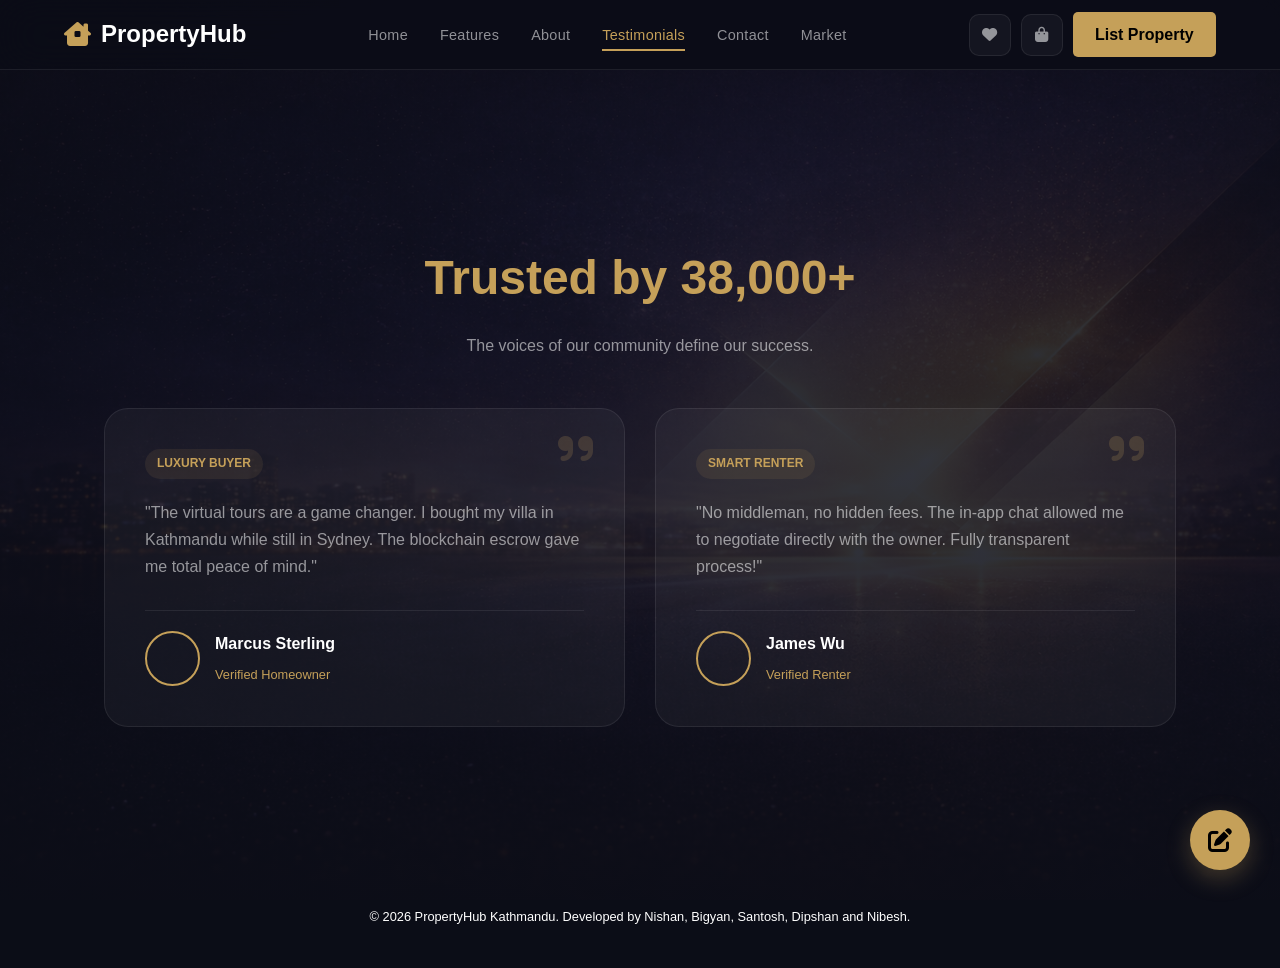
<file: testimonial.html>
<!DOCTYPE html>
<html lang="en">
<head>
    <meta charset="UTF-8">
    <meta name="viewport" content="width=device-width, initial-scale=1.0">
    <title>Social Proof | PropertyHub</title>
    <link rel="stylesheet" href="style.css">
    <link rel="stylesheet" href="https://cdnjs.cloudflare.com/ajax/libs/font-awesome/6.0.0/css/all.min.css">
    <style>
        /* ── CSS VARIABLE FALLBACKS ── */
        :root {
            --nav-height: 70px;
            --primary-gold: #c5a059;
            --glass-bg: rgba(255,255,255,0.04);
            --glass-border: rgba(255,255,255,0.08);
            --text-dim: rgba(255,255,255,0.55);
            --transition: all 0.3s ease;
        }

        *, *::before, *::after { box-sizing: border-box; margin: 0; padding: 0; }
        html { scroll-behavior: smooth; }

        /* ── NAVBAR ── */
        nav {
            display: flex;
            justify-content: space-between;
            align-items: center;
            padding: 0 5%;
            height: var(--nav-height);
            background: rgba(11, 13, 23, 0.92);
            backdrop-filter: blur(20px);
            -webkit-backdrop-filter: blur(20px);
            position: fixed;
            width: 100%;
            top: 0;
            z-index: 1000;
            border-bottom: 1px solid var(--glass-border);
            transition: all 0.3s ease;
        }
        nav.scrolled {
            background: rgba(11, 13, 23, 0.98);
            box-shadow: 0 4px 30px rgba(0,0,0,0.4);
        }
        .nav-links { display: flex; gap: 2rem; list-style: none; align-items: center; }
        .nav-links a {
            text-decoration: none;
            color: var(--text-dim);
            font-size: 0.9rem;
            letter-spacing: 0.3px;
            transition: 0.3s;
            padding: 6px 0;
            position: relative;
        }
        .nav-links a::after {
            content: '';
            position: absolute;
            bottom: -2px; left: 0;
            width: 0; height: 2px;
            background: var(--primary-gold);
            transition: width 0.3s ease;
        }
        .nav-links a:hover::after,
        .nav-links a.active::after { width: 100%; }
        .nav-links a:hover, .nav-links a.active { color: var(--primary-gold); }

        /* ── NAV ACTIONS ── */
        .nav-actions { display: flex; gap: 10px; align-items: center; }
        .nav-icon-btn {
            position: relative;
            background: var(--glass-bg);
            border: 1px solid var(--glass-border);
            color: var(--text-dim);
            width: 42px; height: 42px;
            border-radius: 10px;
            display: flex; align-items: center; justify-content: center;
            cursor: pointer;
            transition: 0.3s;
            font-size: 0.95rem;
            flex-shrink: 0;
        }
        .nav-icon-btn:hover {
            border-color: var(--primary-gold);
            color: var(--primary-gold);
            background: rgba(197,160,89,0.08);
        }
        .nav-badge {
            position: absolute;
            top: -6px; right: -6px;
            background: var(--primary-gold);
            color: #000;
            font-size: 0.6rem;
            font-weight: bold;
            width: 18px; height: 18px;
            border-radius: 50%;
            display: flex; align-items: center; justify-content: center;
            opacity: 0;
            transform: scale(0);
            transition: 0.2s ease;
        }
        .nav-badge.visible { opacity: 1; transform: scale(1); }

        /* ── HAMBURGER ── */
        .hamburger {
            display: none;
            flex-direction: column;
            gap: 5px;
            cursor: pointer;
            padding: 5px;
            z-index: 1001;
        }
        .hamburger span {
            display: block;
            width: 24px; height: 2px;
            background: var(--text-dim);
            border-radius: 2px;
            transition: 0.3s ease;
        }
        .hamburger.open span:nth-child(1) { transform: translateY(7px) rotate(45deg); background: var(--primary-gold); }
        .hamburger.open span:nth-child(2) { opacity: 0; }
        .hamburger.open span:nth-child(3) { transform: translateY(-7px) rotate(-45deg); background: var(--primary-gold); }

        /* ── TOAST ── */
        .toast {
            position: fixed; bottom: 30px; left: 50%;
            transform: translateX(-50%) translateY(20px);
            background: var(--glass-bg); border: 1px solid var(--glass-border);
            padding: 15px 25px; border-radius: 10px; color: #fff;
            z-index: 3000; opacity: 0; transition: 0.3s;
            white-space: nowrap;
            max-width: calc(100vw - 40px);
        }
        .toast i { color: var(--primary-gold); }
        .toast.show { opacity: 1; transform: translateX(-50%) translateY(0); }

        /* ── SIDE PANELS ── */
        .side-panel-overlay {
            position: fixed; inset: 0;
            background: rgba(0,0,0,0.6);
            z-index: 2000;
            opacity: 0; pointer-events: none;
            transition: opacity 0.3s ease;
        }
        .side-panel-overlay.open { opacity: 1; pointer-events: all; }
        .side-panel {
            position: fixed; right: -420px; top: 0;
            height: 100vh;
            width: min(400px, 100vw);
            background: #10121e;
            border-left: 1px solid var(--glass-border);
            z-index: 2001;
            transition: right 0.35s cubic-bezier(0.4,0,0.2,1);
            display: flex; flex-direction: column;
        }
        .side-panel.open { right: 0; }
        .side-panel-header {
            padding: 25px 28px; border-bottom: 1px solid var(--glass-border);
            display: flex; justify-content: space-between; align-items: center;
            background: rgba(197,160,89,0.04);
        }
        .side-panel-header h3 { color: var(--primary-gold); font-size: 1.1rem; letter-spacing: 0.5px; }
        .close-panel {
            background: none; border: none; color: var(--text-dim);
            font-size: 1.3rem; cursor: pointer; transition: 0.2s; padding: 5px;
        }
        .close-panel:hover { color: #fff; }
        .side-panel-body { flex: 1; overflow-y: auto; padding: 20px 28px; }
        .side-panel-body::-webkit-scrollbar { width: 4px; }
        .side-panel-body::-webkit-scrollbar-track { background: transparent; }
        .side-panel-body::-webkit-scrollbar-thumb { background: var(--glass-border); border-radius: 10px; }
        .panel-empty { text-align: center; padding: 40px 20px; color: var(--text-dim); }
        .panel-empty i { font-size: 3rem; color: rgba(197,160,89,0.2); display: block; margin-bottom: 15px; }
        .panel-item {
            display: flex; gap: 12px; align-items: center;
            padding: 12px; margin-bottom: 10px;
            border: 1px solid var(--glass-border);
            border-radius: 12px; transition: 0.2s;
        }
        .panel-item:hover { border-color: var(--primary-gold); }
        .panel-item-img { width: 50px; height: 50px; background: var(--glass-bg); border-radius: 8px; flex-shrink: 0; }
        .panel-item-info { flex: 1; min-width: 0; }
        .panel-item-info h4 { font-size: 0.88rem; color: #fff; margin-bottom: 4px; white-space: nowrap; overflow: hidden; text-overflow: ellipsis; }
        .panel-item-info span { font-size: 0.8rem; color: var(--primary-gold); font-weight: bold; }
        .panel-item-remove {
            background: none; border: none; color: var(--text-dim);
            cursor: pointer; transition: 0.2s; font-size: 0.9rem; padding: 5px;
        }
        .panel-item-remove:hover { color: #ff6b6b; }
        .side-panel-footer { padding: 20px 28px; border-top: 1px solid var(--glass-border); }
        .panel-total { display: flex; justify-content: space-between; margin-bottom: 15px; }
        .panel-total strong { color: var(--primary-gold); font-size: 1rem; }

        /* ── TESTIMONIAL HEADER ── */
        .testimonial-header {
            text-align: center;
            padding: calc(var(--nav-height) + 60px) 0 50px;
        }
        .testimonial-header h1 { font-size: clamp(1.8rem, 5vw, 3rem); }
        .testimonial-header p { color: var(--text-dim); margin-top: 10px; font-size: 1rem; }

        /* ── REVIEW CARDS ── */
        .reviews-container {
            display: grid;
            grid-template-columns: repeat(auto-fit, minmax(300px, 1fr));
            gap: 30px;
            margin-bottom: 100px;
        }
        .testimonial-card {
            background: var(--glass-bg);
            border: 1px solid var(--glass-border);
            padding: 40px;
            border-radius: 24px;
            position: relative;
            transition: var(--transition);
        }
        .testimonial-card:hover {
            border-color: var(--primary-gold);
            transform: translateY(-10px);
            box-shadow: 0 20px 40px rgba(0,0,0,0.3);
        }
        .quote-icon {
            position: absolute;
            top: 20px; right: 30px;
            font-size: 2.5rem;
            color: var(--primary-gold);
            opacity: 0.2;
        }
        .tag {
            display: inline-block;
            background: rgba(197,160,89,0.1);
            color: var(--primary-gold);
            padding: 5px 12px;
            border-radius: 20px;
            font-size: 0.75rem;
            text-transform: uppercase;
            font-weight: bold;
        }
        .review-text { margin-top: 20px; line-height: 1.7; color: var(--text-dim); }
        .user-meta {
            display: flex;
            align-items: center;
            gap: 15px;
            margin-top: 30px;
            border-top: 1px solid var(--glass-border);
            padding-top: 20px;
        }
        .avatar {
            width: 55px; height: 55px;
            border-radius: 50%;
            border: 2px solid var(--primary-gold);
            background-size: cover;
            flex-shrink: 0;
        }
        .user-meta h4 { color: #fff; margin-bottom: 4px; }
        .user-meta small { color: var(--primary-gold); font-size: 0.8rem; }

        /* ── FLOATING ADD REVIEW BTN ── */
        .add-review-btn {
            position: fixed;
            bottom: 30px; right: 30px;
            width: 60px; height: 60px;
            background: var(--primary-gold);
            color: #000;
            border: none;
            border-radius: 50%;
            font-size: 1.5rem;
            cursor: pointer;
            display: flex; align-items: center; justify-content: center;
            box-shadow: 0 8px 24px rgba(197,160,89,0.3);
            transition: all 0.3s ease;
            z-index: 999;
        }
        .add-review-btn:hover {
            transform: scale(1.1);
            box-shadow: 0 12px 32px rgba(197,160,89,0.5);
        }

        /* ── REVIEW MODAL ── */
        .review-modal-overlay {
            position: fixed; inset: 0;
            background: rgba(0,0,0,0.7);
            z-index: 3500;
            opacity: 0; pointer-events: none;
            transition: opacity 0.3s ease;
            display: flex; align-items: center; justify-content: center;
            padding: 20px;
        }
        .review-modal-overlay.open { opacity: 1; pointer-events: all; }
        .review-modal {
            background: #10121e;
            border: 1px solid var(--glass-border);
            border-radius: 24px;
            padding: 40px;
            width: 100%;
            max-width: 500px;
            max-height: 90vh;
            overflow-y: auto;
            position: relative;
        }
        .review-modal::-webkit-scrollbar { width: 4px; }
        .review-modal::-webkit-scrollbar-thumb { background: var(--glass-border); border-radius: 10px; }
        .review-modal-header {
            display: flex; justify-content: space-between; align-items: center;
            margin-bottom: 30px;
            padding-bottom: 20px;
            border-bottom: 1px solid var(--glass-border);
        }
        .review-modal-header h2 { color: var(--primary-gold); font-size: 1.4rem; }
        .review-modal-close {
            background: none; border: none; color: var(--text-dim);
            font-size: 1.5rem; cursor: pointer; transition: 0.2s; padding: 5px;
        }
        .review-modal-close:hover { color: #fff; }
        .form-group { margin-bottom: 20px; }
        .form-group label {
            display: block; color: var(--text-dim);
            font-size: 0.9rem; margin-bottom: 8px; font-weight: 500;
        }
        .form-group input,
        .form-group select,
        .form-group textarea {
            width: 100%;
            padding: 12px 15px;
            background: rgba(255,255,255,0.05);
            border: 1px solid var(--glass-border);
            border-radius: 10px;
            color: #fff;
            font-size: 0.95rem;
            font-family: inherit;
            transition: 0.2s;
        }
        .form-group input:focus,
        .form-group select:focus,
        .form-group textarea:focus {
            outline: none;
            border-color: var(--primary-gold);
            background: rgba(197,160,89,0.08);
        }
        .form-group select option { background: #10121e; }
        .form-group textarea { resize: vertical; min-height: 120px; }
        .rating-group { display: flex; gap: 10px; margin-top: 10px; flex-wrap: wrap; }
        .rating-star {
            background: none;
            border: 2px solid var(--glass-border);
            color: var(--primary-gold);
            width: 40px; height: 40px;
            border-radius: 8px;
            cursor: pointer;
            font-size: 1.2rem;
            transition: all 0.2s;
            display: flex; align-items: center; justify-content: center;
        }
        .rating-star:hover, .rating-star.selected {
            border-color: var(--primary-gold);
            background: rgba(197,160,89,0.2);
        }
        .form-actions { display: flex; gap: 12px; margin-top: 30px; }
        .form-actions button {
            flex: 1; padding: 12px 20px;
            border: none; border-radius: 10px;
            font-size: 0.95rem; font-weight: bold;
            cursor: pointer; transition: 0.2s;
        }
        .submit-btn { background: var(--primary-gold); color: #000; }
        .submit-btn:hover { opacity: 0.9; transform: translateY(-2px); }
        .cancel-btn {
            background: transparent; color: var(--text-dim);
            border: 1px solid var(--glass-border);
        }
        .cancel-btn:hover { border-color: var(--primary-gold); color: var(--primary-gold); }

        /* ── RESPONSIVE: TABLET (≤ 900px) ── */
        @media (max-width: 900px) {
            .nav-links {
                position: fixed;
                top: var(--nav-height); left: 0;
                width: 100%;
                flex-direction: column;
                background: rgba(11, 13, 23, 0.98);
                backdrop-filter: blur(20px);
                padding: 20px 0 30px;
                gap: 0;
                border-bottom: 1px solid var(--glass-border);
                transform: translateY(-110%);
                opacity: 0;
                pointer-events: none;
                transition: transform 0.35s cubic-bezier(0.4,0,0.2,1), opacity 0.3s ease;
            }
            .nav-links.mobile-active {
                transform: translateY(0);
                opacity: 1;
                pointer-events: all;
            }
            .nav-links li { width: 100%; }
            .nav-links a {
                display: block;
                padding: 14px 5%;
                font-size: 1rem;
                border-bottom: 1px solid var(--glass-border);
            }
            .nav-links a::after { display: none; }
            .nav-links li:last-child a { border-bottom: none; }
            .hamburger { display: flex; }

            .reviews-container { grid-template-columns: 1fr; }
        }

        /* ── RESPONSIVE: MOBILE (≤ 600px) ── */
        @media (max-width: 600px) {
            nav { padding: 0 4%; }
            .nav-actions .btn-gold { display: none; }

            .testimonial-header {
                padding: calc(var(--nav-height) + 30px) 0 35px;
            }

            .testimonial-card { padding: 25px 20px; }
            .quote-icon { font-size: 1.8rem; top: 15px; right: 20px; }

            /* Float btn moves up to avoid footer overlap */
            .add-review-btn { bottom: 20px; right: 20px; width: 52px; height: 52px; font-size: 1.2rem; }

            .review-modal { padding: 28px 20px; border-radius: 18px; }
            .review-modal-header h2 { font-size: 1.2rem; }
            .form-actions { flex-direction: column; }
            .form-actions button { flex: none; width: 100%; }

            .rating-group { gap: 8px; }
            .rating-star { width: 36px; height: 36px; font-size: 1rem; }

            .side-panel { width: 100vw; }
            .reviews-container { margin-bottom: 60px; }
        }

        /* ── RESPONSIVE: SMALL MOBILE (≤ 380px) ── */
        @media (max-width: 380px) {
            .nav-icon-btn { width: 36px; height: 36px; font-size: 0.85rem; }
            .testimonial-card { padding: 20px 16px; }
            .user-meta { gap: 12px; }
            .avatar { width: 44px; height: 44px; }
        }
    </style>
</head>
<body>
    <!-- TOAST NOTIFICATION -->
    <div class="toast" id="toast"><i class="fas fa-check-circle"></i> <span id="toast-msg">Added!</span></div>

    <!-- SIDE PANEL: FAVOURITES -->
    <div class="side-panel-overlay" id="fav-overlay" onclick="closeFavPanel()"></div>
    <div class="side-panel" id="fav-panel">
        <div class="side-panel-header">
            <h3><i class="fas fa-heart" style="margin-right:8px;"></i> Saved Favourites</h3>
            <button class="close-panel" onclick="closeFavPanel()"><i class="fas fa-times"></i></button>
        </div>
        <div class="side-panel-body" id="fav-body">
            <div class="panel-empty" id="fav-empty">
                <i class="fas fa-heart-crack"></i>
                <p>No favourites yet.</p>
                <small>Tap the ♡ on any listing to save it here.</small>
            </div>
        </div>
    </div>

    <!-- SIDE PANEL: CART -->
    <div class="side-panel-overlay" id="cart-overlay" onclick="closeCartPanel()"></div>
    <div class="side-panel" id="cart-panel">
        <div class="side-panel-header">
            <h3><i class="fas fa-shopping-bag" style="margin-right:8px;"></i> Your Cart</h3>
            <button class="close-panel" onclick="closeCartPanel()"><i class="fas fa-times"></i></button>
        </div>
        <div class="side-panel-body" id="cart-body">
            <div class="panel-empty" id="cart-empty">
                <i class="fas fa-bag-shopping"></i>
                <p>Your cart is empty.</p>
                <small>Add a property to schedule a viewing or inquiry.</small>
            </div>
        </div>
        <div class="side-panel-footer" id="cart-footer" style="display:none;">
            <div class="panel-total">
                <span>Properties Selected</span>
                <strong id="cart-count-label">0</strong>
            </div>
            <button class="btn-gold" style="width:100%; padding:16px; font-size:0.9rem;">
                <i class="fas fa-calendar-check"></i> &nbsp;Request Viewing for All
            </button>
        </div>
    </div>

    <div class="page-wrapper">
        <nav id="mainNav">
            <a href="index.html" class="logo">
                <i class="fas fa-house-chimney-window" style="color: var(--primary-gold);"></i> PropertyHub
            </a>
            <ul class="nav-links" id="navLinks">
                <li><a href="index.html">Home</a></li>
                <li><a href="feature.html">Features</a></li>
                <li><a href="about.html">About</a></li>
                <li><a href="testimonial.html" class="active">Testimonials</a></li>
                <li><a href="contact.html">Contact</a></li>
                <li><a href="listing.html">Market</a></li>
            </ul>
            <div class="nav-actions">
                <button class="nav-icon-btn" onclick="openFavPanel()" title="Saved Favourites">
                    <i class="fas fa-heart"></i>
                    <span class="nav-badge" id="fav-badge">0</span>
                </button>
                <button class="nav-icon-btn" onclick="openCartPanel()" title="Cart">
                    <i class="fas fa-shopping-bag"></i>
                    <span class="nav-badge" id="cart-badge">0</span>
                </button>
                <a href="listing.html#sell-section" class="btn-gold" style="text-decoration:none; padding: 0.6rem 1.4rem;">List Property</a>
            </div>
            <div class="hamburger" id="hamburger" aria-label="Toggle menu" role="button" tabindex="0">
                <span></span>
                <span></span>
                <span></span>
            </div>
        </nav>

        <main class="container animate">
            <div class="testimonial-header">
                <h1>Trusted by 38,000+</h1>
                <p>The voices of our community define our success.</p>
            </div>

            <div class="reviews-container">
                <!-- Card 1 -->
                <div class="testimonial-card">
                    <i class="fas fa-quote-right quote-icon"></i>
                    <span class="tag">Luxury Buyer</span>
                    <p class="review-text">"The virtual tours are a game changer. I bought my villa in Kathmandu while still in Sydney. The blockchain escrow gave me total peace of mind."</p>
                    <div class="user-meta">
                        <div class="avatar" style="background-image: url('https://i.pravatar.cc/150?u=a');"></div>
                        <div>
                            <h4>Marcus Sterling</h4>
                            <small>Verified Homeowner</small>
                        </div>
                    </div>
                </div>

                <!-- Card 2 -->
                <div class="testimonial-card">
                    <i class="fas fa-quote-right quote-icon"></i>
                    <span class="tag">Smart Renter</span>
                    <p class="review-text">"No middleman, no hidden fees. The in-app chat allowed me to negotiate directly with the owner. Fully transparent process!"</p>
                    <div class="user-meta">
                        <div class="avatar" style="background-image: url('https://i.pravatar.cc/150?u=b');"></div>
                        <div>
                            <h4>James Wu</h4>
                            <small>Verified Renter</small>
                        </div>
                    </div>
                </div>
            </div>
        </main>

        <!-- FLOATING ADD REVIEW BUTTON -->
        <button class="add-review-btn" onclick="openReviewModal()" title="Add a Review">
            <i class="fas fa-pen-to-square"></i>
        </button>

        <!-- REVIEW MODAL -->
        <div class="review-modal-overlay" id="reviewModalOverlay" onclick="handleOverlayClick(event)">
            <div class="review-modal" onclick="event.stopPropagation()">
                <div class="review-modal-header">
                    <h2>Share Your Experience</h2>
                    <button class="review-modal-close" onclick="closeReviewModal()">
                        <i class="fas fa-times"></i>
                    </button>
                </div>
                <form id="reviewForm" onsubmit="submitReview(event)">
                    <div class="form-group">
                        <label for="reviewName">Your Name *</label>
                        <input type="text" id="reviewName" name="name" placeholder="Enter your full name" required>
                    </div>
                    <div class="form-group">
                        <label for="reviewCategory">Category *</label>
                        <select id="reviewCategory" name="category" required>
                            <option value="">Select a category</option>
                            <option value="Luxury Buyer">Luxury Buyer</option>
                            <option value="Smart Renter">Smart Renter</option>
                            <option value="Property Owner">Property Owner</option>
                            <option value="Investor">Investor</option>
                            <option value="First-time Buyer">First-time Buyer</option>
                        </select>
                    </div>
                    <div class="form-group">
                        <label>Rating *</label>
                        <div class="rating-group">
                            <button type="button" class="rating-star" onclick="setRating(1)" data-rating="1" title="1 star">★</button>
                            <button type="button" class="rating-star" onclick="setRating(2)" data-rating="2" title="2 stars">★</button>
                            <button type="button" class="rating-star" onclick="setRating(3)" data-rating="3" title="3 stars">★</button>
                            <button type="button" class="rating-star" onclick="setRating(4)" data-rating="4" title="4 stars">★</button>
                            <button type="button" class="rating-star" onclick="setRating(5)" data-rating="5" title="5 stars">★</button>
                        </div>
                        <input type="hidden" id="reviewRatingValue" name="rating" value="0">
                    </div>
                    <div class="form-group">
                        <label for="reviewText">Your Review *</label>
                        <textarea id="reviewText" name="review" placeholder="Share your experience with PropertyHub..." required></textarea>
                    </div>
                    <div class="form-actions">
                        <button type="submit" class="submit-btn">
                            <i class="fas fa-paper-plane"></i> Post Review
                        </button>
                        <button type="button" class="cancel-btn" onclick="closeReviewModal()">Cancel</button>
                    </div>
                </form>
            </div>
        </div>

        <footer class="op">
            <p>© 2026 <span>PropertyHub</span> Kathmandu. Developed by Nishan, Bigyan, Santosh, Dipshan and Nibesh.</p>
        </footer>
    </div>

    <script>
        // ── NAV SCROLL EFFECT ──
        window.addEventListener('scroll', () => {
            document.getElementById('mainNav').classList.toggle('scrolled', window.scrollY > 20);
        });

        // ── HAMBURGER ──
        const hamburger = document.getElementById('hamburger');
        const navLinks  = document.getElementById('navLinks');

        function toggleMenu() {
            hamburger.classList.toggle('open');
            navLinks.classList.toggle('mobile-active');
        }
        hamburger.addEventListener('click', toggleMenu);
        hamburger.addEventListener('keydown', (e) => {
            if (e.key === 'Enter' || e.key === ' ') { e.preventDefault(); toggleMenu(); }
        });
        document.querySelectorAll('.nav-links a').forEach(link => {
            link.addEventListener('click', () => {
                hamburger.classList.remove('open');
                navLinks.classList.remove('mobile-active');
            });
        });
        document.addEventListener('click', (e) => {
            if (!hamburger.contains(e.target) && !navLinks.contains(e.target)) {
                hamburger.classList.remove('open');
                navLinks.classList.remove('mobile-active');
            }
        });
        document.addEventListener('keydown', (e) => {
            if (e.key === 'Escape') { closeReviewModal(); closeFavPanel(); closeCartPanel(); }
        });

        // ── TOAST ──
        function showToast(msg) {
            const t = document.getElementById('toast');
            document.getElementById('toast-msg').textContent = msg;
            t.classList.add('show');
            setTimeout(() => t.classList.remove('show'), 2600);
        }

        // ── PANEL STATE ──
        let cart = [];
        let favs = [];

        function updateBadge(id, count) {
            const badge = document.getElementById(id);
            badge.textContent = count;
            badge.classList.toggle('visible', count > 0);
        }

        function renderCart() {
            const body   = document.getElementById('cart-body');
            const footer = document.getElementById('cart-footer');
            const empty  = document.getElementById('cart-empty');
            body.querySelectorAll('.panel-item').forEach(el => el.remove());
            if (cart.length === 0) {
                empty.style.display = ''; footer.style.display = 'none';
            } else {
                empty.style.display = 'none'; footer.style.display = '';
                cart.forEach((item, i) => {
                    const el = document.createElement('div');
                    el.className = 'panel-item';
                    el.innerHTML = `
                        <div class="panel-item-img"></div>
                        <div class="panel-item-info"><h4>${item.name}</h4><span>${item.price}</span></div>
                        <button class="panel-item-remove" onclick="removeFromCart(${i})" title="Remove"><i class="fas fa-trash-can"></i></button>`;
                    body.appendChild(el);
                });
                document.getElementById('cart-count-label').textContent =
                    cart.length + ' propert' + (cart.length === 1 ? 'y' : 'ies');
            }
            updateBadge('cart-badge', cart.length);
        }

        function renderFavs() {
            const body  = document.getElementById('fav-body');
            const empty = document.getElementById('fav-empty');
            body.querySelectorAll('.panel-item').forEach(el => el.remove());
            if (favs.length === 0) {
                empty.style.display = '';
            } else {
                empty.style.display = 'none';
                favs.forEach((item, i) => {
                    const el = document.createElement('div');
                    el.className = 'panel-item';
                    el.innerHTML = `
                        <div class="panel-item-img"></div>
                        <div class="panel-item-info"><h4>${item.name}</h4><span>${item.price}</span></div>
                        <button class="panel-item-remove" onclick="removeFromFav(${i})" title="Remove"><i class="fas fa-trash-can"></i></button>`;
                    body.appendChild(el);
                });
            }
            updateBadge('fav-badge', favs.length);
        }

        function removeFromCart(i) { cart.splice(i, 1); renderCart(); }
        function removeFromFav(i)  { favs.splice(i, 1); renderFavs(); }

        function openCartPanel() {
            document.getElementById('cart-panel').classList.add('open');
            document.getElementById('cart-overlay').classList.add('open');
            document.body.style.overflow = 'hidden';
        }
        function closeCartPanel() {
            document.getElementById('cart-panel').classList.remove('open');
            document.getElementById('cart-overlay').classList.remove('open');
            document.body.style.overflow = '';
        }
        function openFavPanel() {
            document.getElementById('fav-panel').classList.add('open');
            document.getElementById('fav-overlay').classList.add('open');
            document.body.style.overflow = 'hidden';
        }
        function closeFavPanel() {
            document.getElementById('fav-panel').classList.remove('open');
            document.getElementById('fav-overlay').classList.remove('open');
            document.body.style.overflow = '';
        }

        // ── REVIEW MODAL ──
        let selectedRating = 0;

        function openReviewModal() {
            document.getElementById('reviewModalOverlay').classList.add('open');
            document.body.style.overflow = 'hidden';
        }

        function closeReviewModal() {
            document.getElementById('reviewModalOverlay').classList.remove('open');
            document.body.style.overflow = '';
            document.getElementById('reviewForm').reset();
            selectedRating = 0;
            document.querySelectorAll('.rating-star').forEach(s => s.classList.remove('selected'));
            document.getElementById('reviewRatingValue').value = '0';
        }

        function handleOverlayClick(e) {
            if (e.target.id === 'reviewModalOverlay') closeReviewModal();
        }

        function setRating(rating) {
            selectedRating = rating;
            document.getElementById('reviewRatingValue').value = rating;
            document.querySelectorAll('.rating-star').forEach((star, i) => {
                star.classList.toggle('selected', i < rating);
            });
        }

        function submitReview(event) {
            event.preventDefault();
            if (selectedRating === 0) { showToast('Please select a rating'); return; }

            const name     = document.getElementById('reviewName').value.trim();
            const category = document.getElementById('reviewCategory').value;
            const review   = document.getElementById('reviewText').value.trim();

            if (!name || !category || !review) { showToast('Please fill in all fields'); return; }

            const newReview = { name, category, rating: selectedRating, review, date: new Date().toLocaleString() };
            let reviews = JSON.parse(localStorage.getItem('propertyHubReviews')) || [];
            reviews.unshift(newReview);
            localStorage.setItem('propertyHubReviews', JSON.stringify(reviews));

            closeReviewModal();
            showToast('✓ Review posted successfully!');
            loadAndDisplayReviews();
        }

        function createReviewCard(review) {
            const card = document.createElement('div');
            card.className = 'testimonial-card';
            const stars = '★'.repeat(review.rating) + '☆'.repeat(5 - review.rating);
            card.innerHTML = `
                <i class="fas fa-quote-right quote-icon"></i>
                <span class="tag">${review.category}</span>
                <div style="margin-top:10px; color:var(--primary-gold); font-size:0.9rem;">${stars}</div>
                <p class="review-text">"${review.review}"</p>
                <div class="user-meta">
                    <div class="avatar" style="background-image:url('https://i.pravatar.cc/150?u=${encodeURIComponent(review.name)}');"></div>
                    <div>
                        <h4>${review.name}</h4>
                        <small>Community Member</small>
                    </div>
                </div>`;
            return card;
        }

        function loadAndDisplayReviews() {
            const container = document.querySelector('.reviews-container');
            document.querySelectorAll('.testimonial-card[data-user-review="true"]').forEach(c => c.remove());
            const reviews = JSON.parse(localStorage.getItem('propertyHubReviews')) || [];
            const firstOriginal = container.querySelector('.testimonial-card');
            reviews.forEach(review => {
                const card = createReviewCard(review);
                card.setAttribute('data-user-review', 'true');
                container.insertBefore(card, firstOriginal || null);
            });
        }

        document.addEventListener('DOMContentLoaded', loadAndDisplayReviews);
    </script>
</body>
</html>
</file>
<file: style.css>
:root {
    --primary-gold: #c5a059;
    --dark-bg: #0b0d17;
    --glass-bg: rgba(255, 255, 255, 0.05);
    --glass-border: rgba(255, 255, 255, 0.1);
    --text-main: #ffffff;
    --text-dim: #b0b0b0;
    --nav-height: 80px;
}

* {
    margin: 0;
    padding: 0;
    box-sizing: border-box;
    font-family: 'Segoe UI', Roboto, sans-serif;
}

body {
    background-color: var(--dark-bg);
    color: var(--text-main);
    line-height: 1.6;
    overflow-x: hidden;
}

html {
    scroll-behavior: smooth;
}

/* Background Wrapper (Apply to all pages) */
.page-wrapper {
    min-height: 100vh;
    background: linear-gradient(rgba(11, 13, 23, 0.8), rgba(11, 13, 23, 0.95)), 
                url('future.png') center/cover no-repeat fixed;
}

/* Navbar */
nav {
    display: flex;
    justify-content: space-between;
    align-items: center;
    padding: 0 5%;
    height: var(--nav-height);
    background: rgba(11, 13, 23, 0.8);
    backdrop-filter: blur(10px);
    position: fixed;
    width: 100%;
    top: 0;
    z-index: 1000;
    border-bottom: 1px solid var(--glass-border);
}

.hamburger {
    display: none;
    flex-direction: column;
    cursor: pointer;
    gap: 6px;
}

.hamburger span {
    width: 25px;
    height: 3px;
    background: var(--text-main);
    border-radius: 2px;
    transition: 0.3s;
}

.hamburger.open span:nth-child(1) {
    transform: rotate(45deg) translate(10px, 10px);
}

.hamburger.open span:nth-child(2) {
    opacity: 0;
}

.hamburger.open span:nth-child(3) {
    transform: rotate(-45deg) translate(7px, -7px);
}
.back-btn {
    text-decoration: none;
    color: var(--text-main);
    background: var(--glass-bg);
    border: 1px solid var(--glass-border);
    padding: 8px 16px;
    border-radius: 8px;
    display: inline-flex;
    align-items: center;
    gap: 10px;
    font-size: 0.9rem;
    transition: 0.3s;
    margin-bottom: 20px;
}

.back-btn:hover {
    background: rgba(197, 160, 89, 0.2);
    border-color: var(--primary-gold);
    color: var(--primary-gold);
    transform: translateX(-5px);
}
.logo {
    font-size: 1.5rem;
    font-weight: bold;
    display: flex;
    align-items: center;
    gap: 10px;
    color: white;
    text-decoration: none;
}

.nav-links {
    display: flex;
    gap: 2rem;
    list-style: none;
}

.nav-links a {
    text-decoration: none;
    color: var(--text-dim);
    font-size: 0.95rem;
    transition: 0.3s;
}

.nav-links a:hover, .nav-links a.active {
    color: var(--primary-gold);
}

.btn-gold {
    background: var(--primary-gold);
    color: #000;
    padding: 0.6rem 1.5rem;
    border-radius: 5px;
    border: none;
    font-weight: bold;
    cursor: pointer;
    transition: 0.3s;
    text-decoration: none;
}

.btn-gold:hover {
    transform: translateY(-2px);
    box-shadow: 0 5px 15px rgba(197, 160, 89, 0.3);
}

/* Common Content Layout */
.container {
    padding: calc(var(--nav-height) + 40px) 5% 40px;
    max-width: 1200px;
    margin: 0 auto;
}

.glass-panel {
    background: var(--glass-bg);
    backdrop-filter: blur(15px);
    border: 1px solid var(--glass-border);
    padding: 40px;
    border-radius: 20px;
}

h1 { font-size: 2.5rem; margin-bottom: 1rem; color: var(--primary-gold); }

/* Animations */
@keyframes fadeInUp {
    from { opacity: 0; transform: translateY(20px); }
    to { opacity: 1; transform: translateY(0); }
}

.animate { animation: fadeInUp 0.8s ease forwards; }

/* ════════════════════════════════════════════════════════════
   RESPONSIVE IMAGES
   ════════════════════════════════════════════════════════════ */

/* Base responsive image styles */
img {
    max-width: 100%;
    height: auto;
    display: block;
}

/* Picture element for responsive images */
picture {
    display: block;
    width: 100%;
}

picture img {
    width: 100%;
    height: auto;
    object-fit: cover;
}

/* Responsive image containers */
.image-wrapper,
.img-container,
.image-container {
    width: 100%;
    max-width: 100%;
    overflow: hidden;
    border-radius: inherit;
}

.image-wrapper img,
.img-container img,
.image-container img {
    width: 100%;
    height: auto;
    display: block;
}

/* Hero images */
.hero-section img {
    width: 100%;
    height: auto;
    max-width: 100%;
    display: block;
}

/* Property gallery images */
.property-card img,
.property-gallery img {
    width: 100%;
    height: 100%;
    object-fit: cover;
    display: block;
}

/* Market card images */
.market-card img,
.market-card-img {
    width: 100%;
    height: 100%;
    object-fit: cover;
    display: block;
}

/* Service card images */
.service-card img,
.feature-card img {
    width: 100%;
    height: auto;
    display: block;
}

/* Thumbnail images */
.thumb {
    width: 100%;
    height: 100%;
    object-fit: cover;
    display: block;
}

/* Background images responsive */
[style*="background-image"],
.bg-image {
    background-size: cover;
    background-position: center;
    background-repeat: no-repeat;
}

/* SVG responsive */
svg {
    max-width: 100%;
    height: auto;
    display: block;
}

/* Avatar/Profile images */
.avatar,
.profile-img {
    width: 100%;
    height: auto;
    border-radius: 50%;
    object-fit: cover;
}

/* Panel item images */
.panel-item-img {
    width: 100%;
    height: 100%;
    object-fit: cover;
}

/* Responsive images in text content */
.content img,
.text-content img {
    max-width: 100%;
    height: auto;
    border-radius: 8px;
}

/* Lazy loading support */
img[loading="lazy"] {
    background: rgba(255, 255, 255, 0.03);
}

/* Responsive images for different screen sizes */
@media (max-width: 1200px) {
    img {
        max-width: 100%;
    }
    
    .hero-section img {
        width: 100%;
    }
}

@media (max-width: 768px) {
    img {
        max-width: 100%;
    }
    
    .image-container {
        height: auto !important;
        max-height: 300px;
    }
    
    .property-card img,
    .market-card img {
        height: auto;
        object-fit: contain;
    }
    
    .hero-section img {
        width: 90%;
        margin: 0 auto;
        display: block;
    }
}

@media (max-width: 480px) {
    img {
        max-width: 100%;
        width: 100%;
    }
    
    .image-container {
        height: 180px !important;
    }
    
    .property-gallery img,
    .market-card img {
        width: 100%;
        height: 100%;
        object-fit: cover;
    }
    
    .hero-section img {
        width: 100%;
        max-width: 100%;
    }
    
    .panel-item-img {
        width: 50px;
        height: 50px;
    }
    
    /* Reduce image file downloads on mobile */
    img[data-src] {
        background: rgba(255, 255, 255, 0.05);
    }
}

.map{
            background: white;
            padding: 15px;
            border-radius: 25px;
            box-shadow: var(--shadow);
            border: 1px solid rgba(0,0,0,0.05);
            overflow: hidden;
            margin-top: 30px;
        }
    .op{
            text-align: center; padding: 40px; color: var(--slate-gray); font-size: 0.8rem; }
        /* ── Hero Background ── */
.hero-section {
  position: relative;
  min-height: 80vh;
  display: flex;
  align-items: center;
  background: 
    linear-gradient(to bottom, rgba(10, 10, 12, 0.7), var(--bg-deep)),
    url('future.png') center/cover no-repeat; /* Replace with your background image */
  margin-top: -64px; /* Pulls background behind the transparent nav */
  padding-top: 100px;
}

/* ── Property Image Gallery ── */
.property-gallery {
  display: grid;
  grid-template-columns: repeat(auto-fit, minmax(300px, 1fr));
  gap: 24px;
}

.property-card {
  padding: 0; /* Override glass-panel padding for image flush fit */
  overflow: hidden;
}

.image-container {
  position: relative;
  height: 220px;
  overflow: hidden;
}

.image-container img {
  width: 100%;
  height: 100%;
  object-fit: cover;
  transition: transform 0.5s ease;
}

.property-card:hover .image-container img {
  transform: scale(1.1); /* Subtle zoom effect on hover */
}

.image-container .property-tag {
  position: absolute;
  top: 15px;
  left: 15px;
  z-index: 2;
}

.card-content {
  padding: 24px;
}

.card-content h3 {
  margin-bottom: 8px;
  color: var(--text-bright);
}
/* Ensure these variables and classes are in your style.css */
:root {
    --primary-gold: #c5a059;
    --dark-bg: #0b0d17;
    --glass-bg: rgba(255, 255, 255, 0.05);
    --glass-border: rgba(255, 255, 255, 0.1);
    --text-main: #ffffff;
    --text-dim: #b0b0b0;
    --nav-height: 80px;
}

.page-wrapper {
    min-height: 100vh;
    /* This applies the background image to every page */
    background: linear-gradient(rgba(11, 13, 23, 0.8), rgba(11, 13, 23, 0.95)), 
                url('future.png') center/cover no-repeat fixed;
}

.glass-panel {
    background: var(--glass-bg);
    backdrop-filter: blur(15px);
    border: 1px solid var(--glass-border);
    padding: 40px;
    border-radius: 20px;
}

.btn-outline {
    background: transparent;
    color: var(--text-main);
    border: 1px solid var(--glass-border);
    padding: 0.6rem 1.5rem;
    border-radius: 5px;
    cursor: pointer;
    transition: 0.3s;
    text-decoration:none;
}
.btn-outline:hover {
    background: var(--glass-bg);
    border-color: var(--primary-gold);
    color: var(--primary-gold);
    transform: translateY(-2px);
}

/* ════════════════════════════════════════════════════════════
   RESPONSIVE MEDIA QUERIES
   ════════════════════════════════════════════════════════════ */

/* Tablet (768px and below) */
@media (max-width: 768px) {
    :root {
        --nav-height: 70px;
    }

    /* Hamburger Menu */
    .hamburger {
        display: flex;
    }

    .nav-links {
        position: absolute;
        top: var(--nav-height);
        left: 0;
        width: 100%;
        flex-direction: column;
        gap: 0;
        list-style: none;
        background: rgba(11, 13, 23, 0.95);
        backdrop-filter: blur(20px);
        max-height: 0;
        overflow: hidden;
        transition: max-height 0.3s ease;
        border-bottom: 1px solid var(--glass-border);
    }

    .nav-links.mobile-active {
        max-height: 500px;
    }

    .nav-links a {
        display: block;
        padding: 16px 5%;
        border-bottom: 1px solid rgba(255, 255, 255, 0.05);
    }

    .nav-actions {
        display: flex !important;
        gap: 10px;
    }

    .logo {
        font-size: 1.2rem;
    }

    h1 {
        font-size: 2rem;
    }

    h2 {
        font-size: 1.5rem;
    }

    /* Container adjustments */
    .container {
        padding: calc(var(--nav-height) + 30px) 4% 30px;
    }

    .glass-panel {
        padding: 30px 20px;
    }

    /* Hero section */
    .hero-section {
        min-height: 60vh;
        padding-top: 80px;
    }

    /* Property gallery */
    .property-gallery {
        grid-template-columns: repeat(auto-fit, minmax(280px, 1fr));
        gap: 16px;
    }

    .image-container {
        height: 180px;
    }

    .card-content {
        padding: 20px;
    }

    /* Flexbox sections */
    .flex-row {
        flex-direction: column;
        gap: 20px;
    }

    .flex-col-50 {
        flex: 1 !important;
        width: 100%;
    }

    /* Back button */
    .back-btn {
        padding: 8px 12px;
        font-size: 0.8rem;
    }
}

/* Mobile (480px and below) */
@media (max-width: 480px) {
    :root {
        --nav-height: 60px;
    }

    nav {
        padding: 0 4%;
    }

    .logo {
        font-size: 1rem;
        gap: 5px;
    }

    .logo i {
        font-size: 1.2rem;
    }

    .nav-links {
        top: var(--nav-height);
    }

    .nav-icon-btn {
        width: 38px;
        height: 38px;
        font-size: 0.8rem;
    }

    h1 {
        font-size: 1.5rem;
        margin-bottom: 0.75rem;
    }

    h2 {
        font-size: 1.2rem;
    }

    h3 {
        font-size: 1rem;
    }

    h4 {
        font-size: 0.95rem;
    }

    /* Container padding */
    .container {
        padding: calc(var(--nav-height) + 20px) 3% 20px;
        max-width: 100%;
    }

    .glass-panel {
        padding: 24px 16px;
        border-radius: 15px;
    }

    /* Button sizing */
    .btn-gold, .btn-outline {
        padding: 0.5rem 1.2rem;
        font-size: 0.85rem;
    }

    /* Hero section */
    .hero-section {
        min-height: 50vh;
        padding-top: 60px;
    }

    /* Property gallery */
    .property-gallery {
        grid-template-columns: 1fr;
        gap: 12px;
    }

    .image-container {
        height: 200px;
    }

    .card-content {
        padding: 16px;
    }

    .card-content h3 {
        margin-bottom: 6px;
        font-size: 0.95rem;
    }

    /* Text sizing */
    .nav-links a {
        font-size: 0.85rem;
    }

    /* Forms */
    input, textarea, select {
        font-size: 16px !important;
        padding: 12px 10px !important;
    }

    button {
        min-height: 44px;
    }

    /* Map */
    .map {
        padding: 12px;
        margin-top: 20px;
        border-radius: 15px;
    }

    /* Back button */
    .back-btn {
        padding: 6px 10px;
        font-size: 0.75rem;
        margin-bottom: 15px;
    }

    /* Property tag */
    .image-container .property-tag {
        top: 10px;
        left: 10px;
        padding: 6px 12px;
        font-size: 0.7rem;
    }
}

/* Extra small devices (320px) */
@media (max-width: 320px) {
    h1 {
        font-size: 1.25rem;
    }

    .container {
        padding: calc(var(--nav-height) + 15px) 2% 15px;
    }

    .glass-panel {
        padding: 20px 12px;
    }

    .nav-links a {
        font-size: 0.8rem;
        padding: 12px 4%;
    }
}

/* Extra small devices (320px) */
@media (max-width: 320px) {
    h1 {
        font-size: 1.25rem;
    }

    .container {
        padding: calc(var(--nav-height) + 15px) 2% 15px;
    }

    .glass-panel {
        padding: 20px 12px;
    }

    .nav-links a {
        font-size: 0.8rem;
        padding: 12px 4%;
    }
}

/* Large screens (1200px+) - for enhanced layouts */
@media (min-width: 1200px) {
    .container {
        max-width: 1200px;
        margin: 0 auto;
    }

    .property-gallery {
        grid-template-columns: repeat(auto-fit, minmax(350px, 1fr));
    }
}

/* ════════════════════════════════════════════════════════════
   ASPECT RATIO & FIGURE ELEMENTS
   ════════════════════════════════════════════════════════════ */

figure {
    margin: 0;
    padding: 0;
}

figure img {
    width: 100%;
    height: auto;
    display: block;
}

figcaption {
    padding: 12px 0;
    color: var(--text-dim);
    font-size: 0.85rem;
}

/* Aspect ratio containers for consistent image sizes */
.aspect-ratio-1-1 {
    aspect-ratio: 1/1;
    overflow: hidden;
    border-radius: inherit;
}

.aspect-ratio-16-9 {
    aspect-ratio: 16/9;
    overflow: hidden;
    border-radius: inherit;
}

.aspect-ratio-4-3 {
    aspect-ratio: 4/3;
    overflow: hidden;
    border-radius: inherit;
}

.aspect-ratio-1-1 img,
.aspect-ratio-16-9 img,
.aspect-ratio-4-3 img {
    width: 100%;
    height: 100%;
    object-fit: cover;
}

/* Image loading states */
img:not([src]) {
    background: var(--glass-bg);
    min-height: 200px;
}

/* Picture with multiple sources for responsive images */
picture source {
    display: none;
}

/* ════════════════════════════════════════════════════════════
   BACKGROUND IMAGES - RESPONSIVE & OPTIMIZED
   ════════════════════════════════════════════════════════════ */

/* Optimized background images for better performance */
.thumb,
.panel-item-img,
.market-card-img,
.image-container {
    background-size: cover;
    background-position: center;
    background-repeat: no-repeat;
    background-attachment: scroll;
}

/* Prevent background images on mobile for better performance */
@media (max-width: 768px) {
    body {
        background-attachment: scroll !important;
    }
}

/* High DPI/Retina display optimization */
@media (-webkit-min-device-pixel-ratio: 2), (min-resolution: 192dpi) {
    img {
        image-rendering: -webkit-optimize-contrast;
    }
}

/* Image preload optimization */
img[data-src] {
    background: var(--glass-bg);
}

/* Remove unwanted image decorations */
img {
    border-style: none;
}

/* Responsive images in containers */
.img-responsive {
    max-width: 100%;
    width: 100%;
    height: auto;
    display: block;
}

/* Gallery image optimization */
.gallery img,
.image-gallery img {
    max-width: 100%;
    height: auto;
    transition: transform 0.3s ease;
}

.gallery img:hover,
.image-gallery img:hover {
    transform: scale(1.02);
}

/* Embedded media responsive */
iframe,
embed,
object {
    max-width: 100%;
    width: 100%;
}

/* Icon images */
.icon,
.icon-img {
    max-width: 100%;
    height: auto;
}

/* Decorative images */
.decoration,
.decorative-img {
    max-width: 100%;
    height: auto;
}

/* Ensure images don't overflow containers */
.container img,
main img {
    max-width: 100%;
    height: auto;
}

/* Responsive image with fallback */
img:not([src]):not([srcset]) {
    visibility: hidden;
}

/* ════════════════════════════════════════════════════════════
   UNIVERSAL RESPONSIVE IMAGE ENFORCEMENT
   ════════════════════════════════════════════════════════════ */

/* Force all inline images to be responsive */
*[style*="width"] img,
*[style*="height"] img {
    max-width: 100% !important;
    width: auto !important;
    height: auto !important;
}

/* Image zoom prevention on mobile */
img {
    -ms-touch-action: manipulation;
    touch-action: manipulation;
}

/* Ensure images respect parent container widths */
section img,
article img,
div img,
aside img {
    max-width: 100%;
    width: auto;
    height: auto;
}

/* Mobile image optimization - reduce quality on mobile to save bandwidth */
@media (max-width: 480px) {
    img {
        filter: none;
    }
}

/* Tablet image optimization */
@media (max-width: 768px) {
    img {
        max-width: 100%;
    }
    
    img[style*="width: 100%"] {
        height: auto !important;
    }
}

/* Prevent image distortion */
img {
    object-fit: contain;
}

/* Specific optimizations for different image types */
img[alt*="banner"],
img[alt*="hero"],
img[alt*="header"] {
    width: 100%;
    height: auto;
    display: block;
}

/* Product/property images */
img[alt*="property"],
img[alt*="product"],
img[alt*="listing"] {
    max-width: 100%;
    height: auto;
}

/* Thumbnail images */
img[alt*="thumb"],
img[alt*="preview"],
img[alt*="thumbnail"] {
    max-width: 100%;
    height: auto;
}

/* Avatar images */
img[alt*="avatar"],
img[alt*="profile"],
img[alt*="user"] {
    max-width: 100%;
    border-radius: 50%;
    object-fit: cover;
}

/* Logo images */
img[alt*="logo"],
img[alt*="brand"] {
    max-width: 200px;
    height: auto;
}

/* Icon images */
img[alt*="icon"],
img[alt*="icon"],
img.icon,
img.icon-img {
    max-width: 64px;
    max-height: 64px;
    height: auto;
}

/* Social media images */
img[alt*="social"],
img[alt*="share"] {
    max-width: 100%;
    height: auto;
}
</file>
